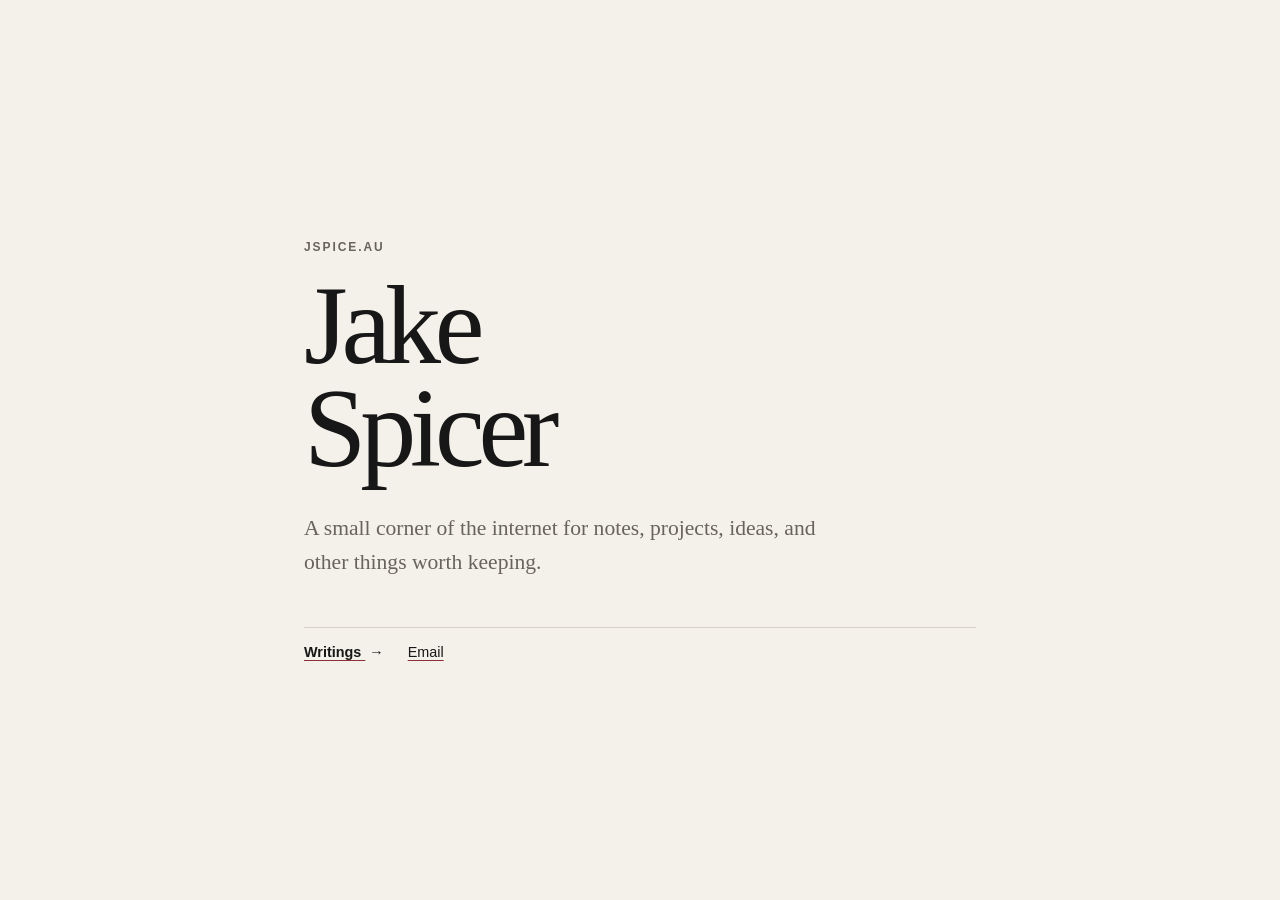
<file: index.html>
<!doctype html>
<html lang="en-AU">
  <head>
    <meta charset="utf-8" />
    <meta name="viewport" content="width=device-width, initial-scale=1" />
    <title>Jake Spicer</title>
    <meta
      name="description"
      content="The personal website of Jake Spicer: writings, projects, and ideas."
    />
    <meta name="theme-color" content="#f4f1ea" />
    <link rel="canonical" href="https://jspice.au/" />
    <link rel="stylesheet" href="assets/site.css" />
  </head>

  <body class="home">
    <main class="home-main">
      <p class="eyebrow">jspice.au</p>

      <h1>Jake<br />Spicer</h1>

      <p class="home-intro">
        A small corner of the internet for notes, projects, ideas, and other
        things worth keeping.
      </p>

      <nav class="home-links" aria-label="Primary navigation">
        <a href="writings/">Writings <span aria-hidden="true">&rarr;</span></a>
        <a href="mailto:hello@jspice.au">Email</a>
      </nav>
    </main>
  </body>
</html>
</file>
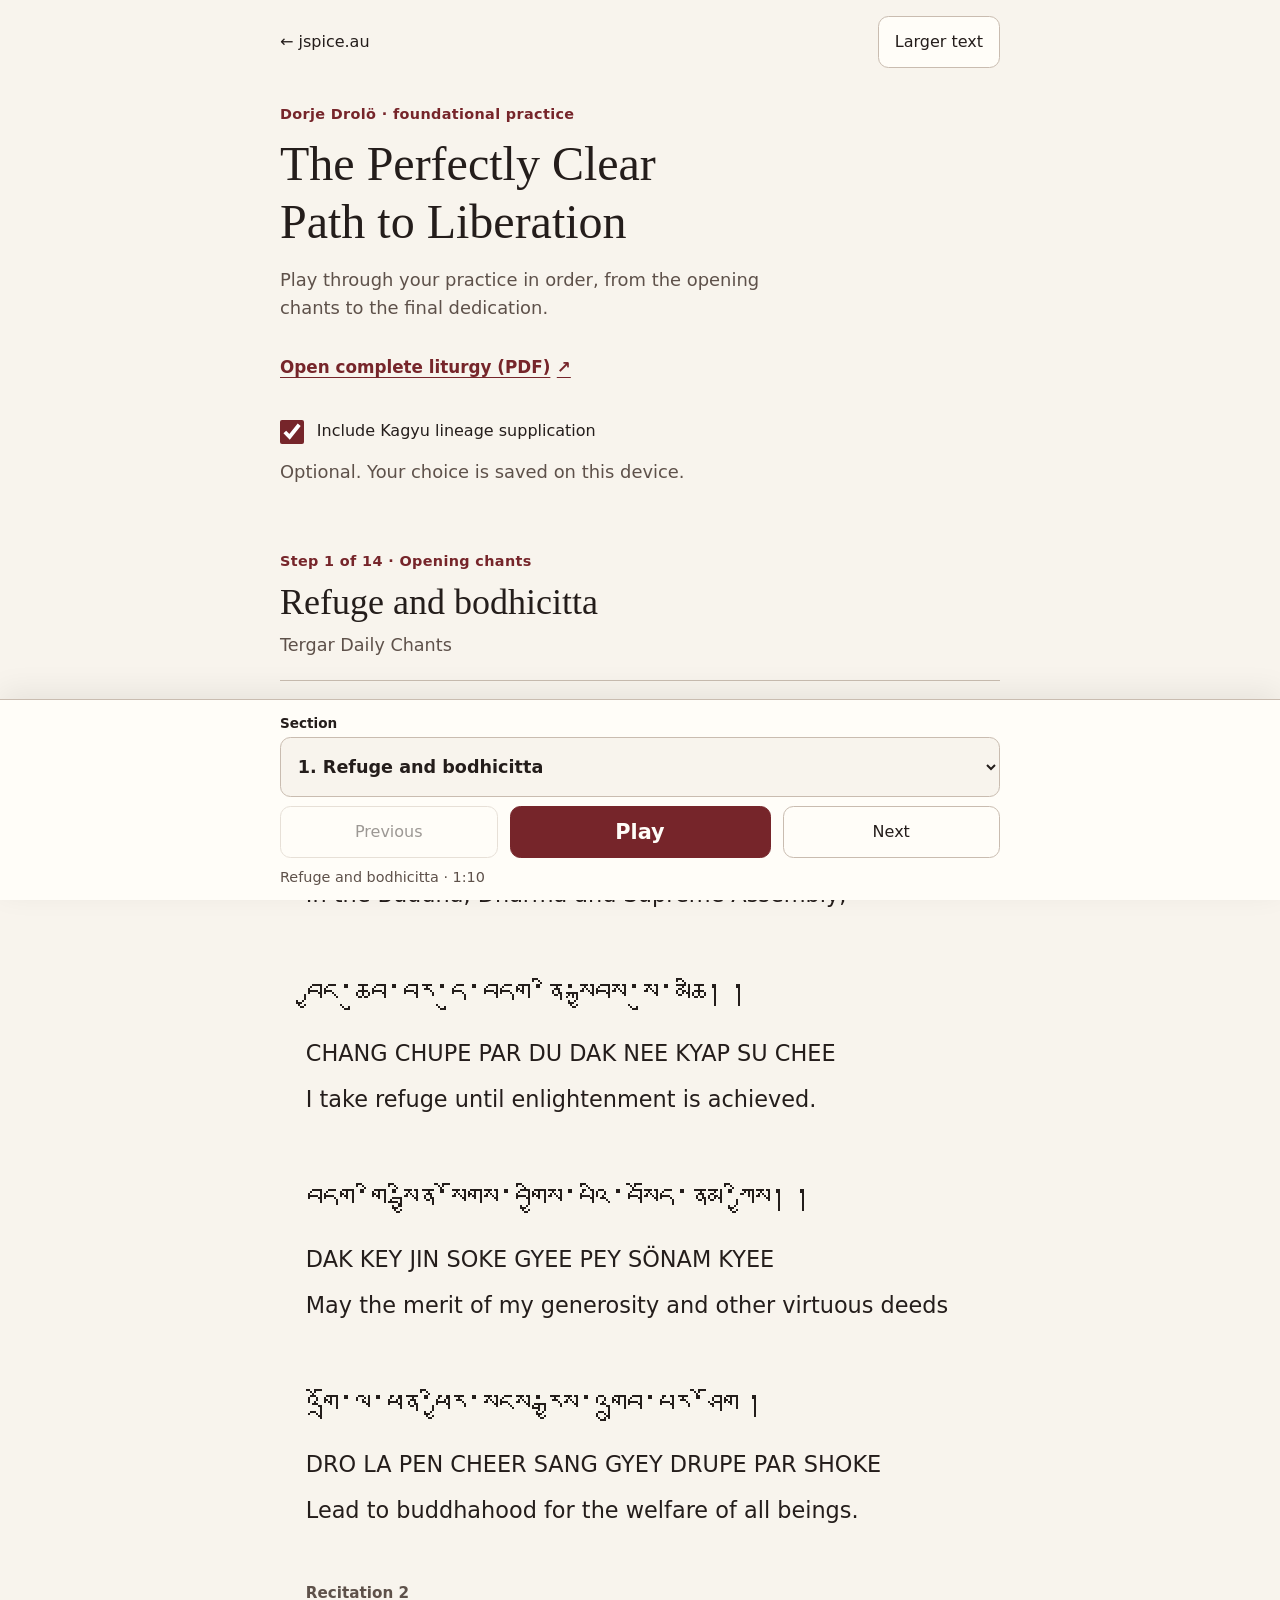
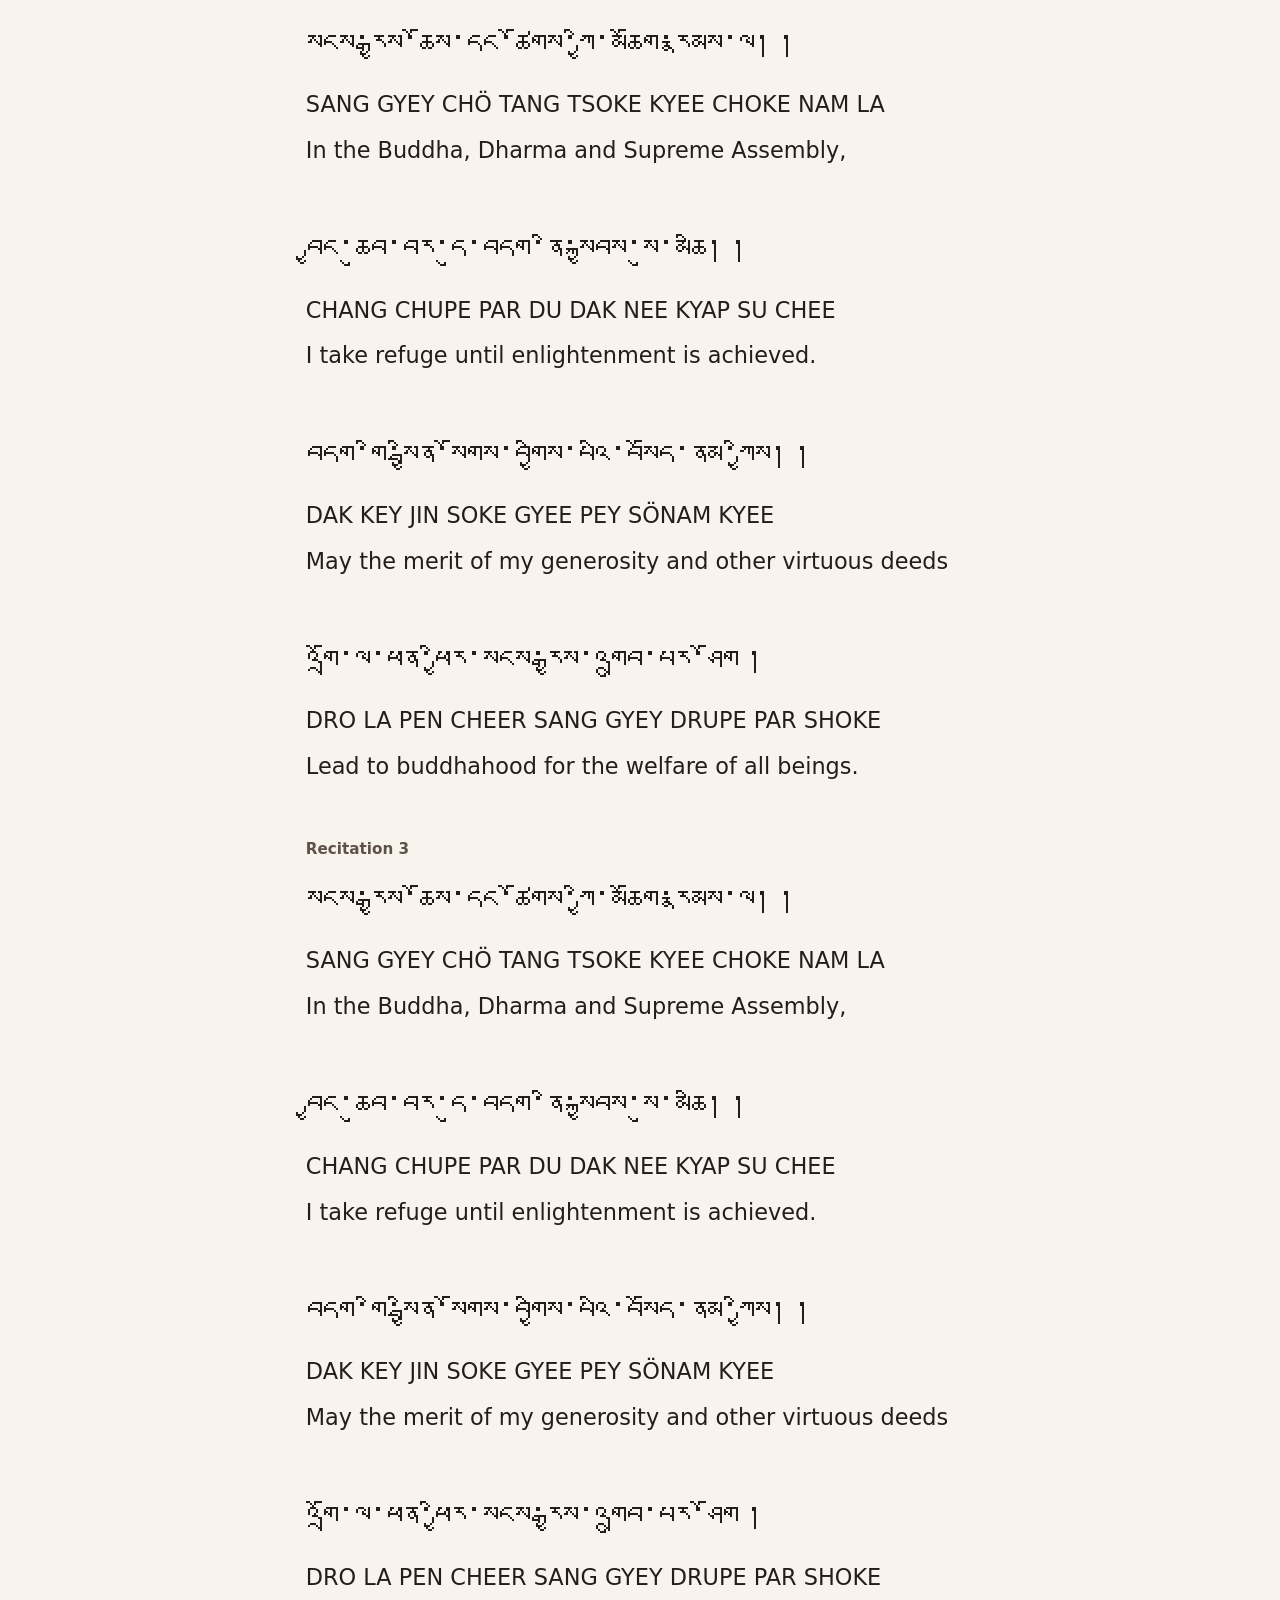
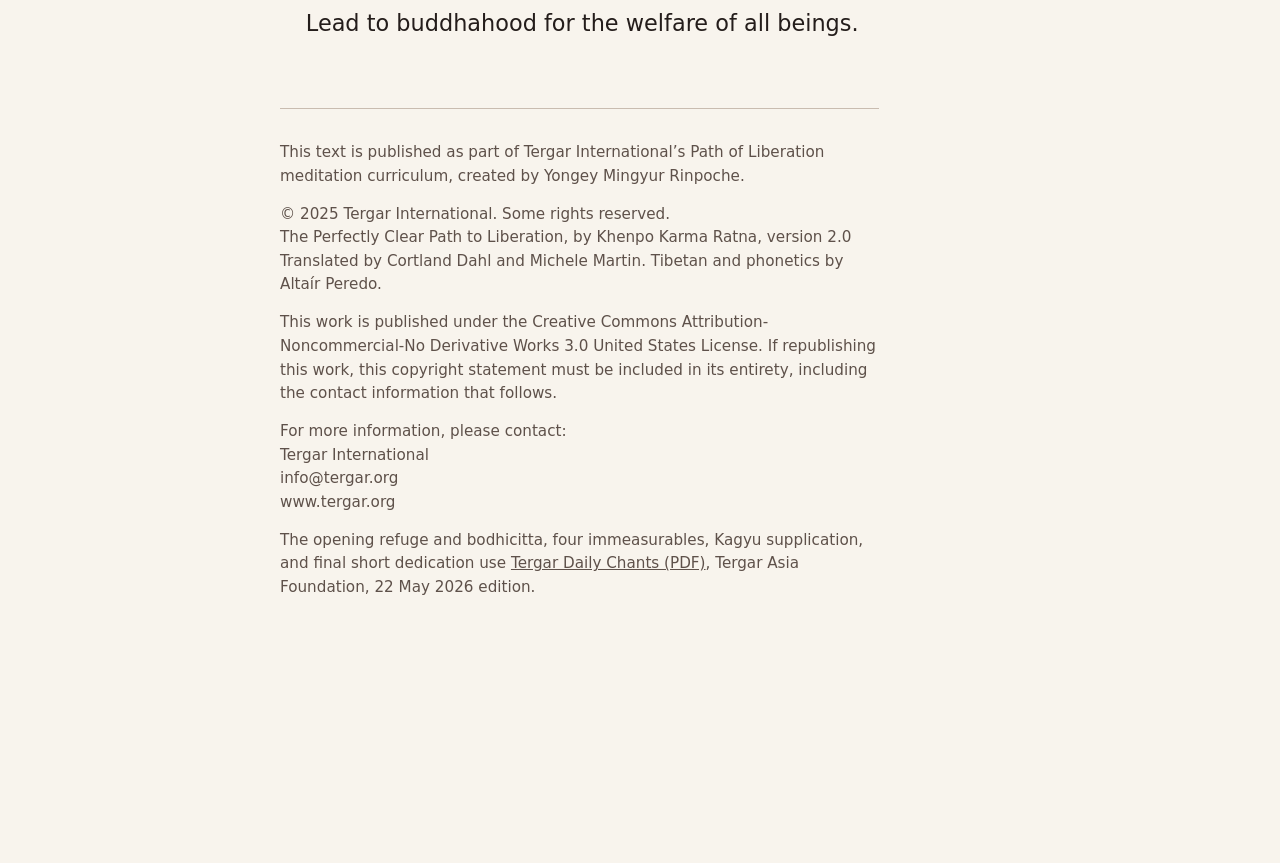
<file: dorje-drolo/index.html>
<!doctype html>
<html lang="en-AU">
  <head>
    <meta charset="utf-8" />
    <meta name="viewport" content="width=device-width, initial-scale=1" />
    <meta name="robots" content="noindex, nofollow, noarchive" />
    <meta name="theme-color" content="#f8f4ed" />
    <meta name="description" content="Follow the Dorje Drolö practice sequence, from opening refuge and bodhicitta through the six reflections, prostrations, and closing dedications." />
    <title>Dorje Drolö practice | jspice.au</title>
    <link rel="stylesheet" href="reader.css?v=20261004-sequence" />
    <script src="content.js?v=20261004-sequence" defer></script>
    <script src="reader-data.js?v=20261004-sequence" defer></script>
    <script src="reader.js?v=20261004-sequence" defer></script>
  </head>
  <body>
    <a class="skip-link" href="#reading">Skip to reading</a>

    <header class="site-header">
      <a class="site-home" href="../" aria-label="Back to jspice.au">← jspice.au</a>
      <button id="text-size" class="quiet-button" type="button" aria-pressed="false">Larger text</button>
    </header>

    <main id="reading">
      <header class="liturgy-header">
        <p class="eyebrow">Dorje Drolö · foundational practice</p>
        <h1>The Perfectly Clear Path to Liberation</h1>
        <p>Play through your practice in order, from the opening chants to the final dedication.</p>
        <a class="source-link" href="media/Dorje%20Drolo%20Ngondro%20Liturgy-Final%20(04-25)2.0-en_US.pdf" target="_blank" rel="noopener">Open complete liturgy (PDF) <span aria-hidden="true">↗</span></a>
        <label class="practice-option" for="include-lineage">
          <input id="include-lineage" type="checkbox" checked aria-describedby="lineage-help" />
          <span>Include Kagyu lineage supplication</span>
        </label>
        <p id="lineage-help" class="option-help">Optional. Your choice is saved on this device.</p>
      </header>

      <section class="reading-section" aria-labelledby="section-title">
        <div class="section-heading">
          <p id="section-position" class="eyebrow"></p>
          <h2 id="section-title"></h2>
          <p id="section-subtitle" class="section-subtitle"></p>
        </div>
        <div id="recording-note" class="recording-note" hidden>
          <p>Listen here and follow the text in the liturgy. Verse highlighting is not yet available for this recording.</p>
          <a id="section-source" class="source-link" target="_blank" rel="noopener">Open text in the liturgy (PDF) ↗</a>
        </div>
        <div id="verses" class="verses"></div>
        <button id="return-to-verse" class="return-button" type="button" hidden>Return to current verse</button>
      </section>

      <footer class="source-credit">
        <p>This text is published as part of Tergar International’s Path of Liberation meditation curriculum, created by Yongey Mingyur Rinpoche.</p>
        <p>© 2025 Tergar International. Some rights reserved.<br>The Perfectly Clear Path to Liberation, by Khenpo Karma Ratna, version 2.0<br>Translated by Cortland Dahl and Michele Martin. Tibetan and phonetics by Altaír Peredo.</p>
        <p>This work is published under the Creative Commons Attribution-Noncommercial-No Derivative Works 3.0 United States License. If republishing this work, this copyright statement must be included in its entirety, including the contact information that follows.</p>
        <p>For more information, please contact:<br>Tergar International<br>info@tergar.org<br>www.tergar.org</p>
        <p>The opening refuge and bodhicitta, four immeasurables, Kagyu supplication, and final short dedication use <a href="media/Tergar%20Daily%20Chants%202026.pdf" target="_blank" rel="noopener">Tergar Daily Chants (PDF)</a>, Tergar Asia Foundation, 22 May 2026 edition.</p>
      </footer>
    </main>

    <div class="player" aria-label="Audio controls">
      <div class="player-inner">
        <label class="section-control" for="section-select">
          <span>Section</span>
          <select id="section-select" aria-label="Choose a practice section"></select>
        </label>
      </div>
      <nav class="section-navigation" aria-label="Practice sequence">
        <button id="previous-section" class="quiet-button" type="button">Previous</button>
        <button id="play-pause" class="play-button" type="button">Play</button>
        <button id="next-section" class="quiet-button" type="button">Next</button>
      </nav>
      <p id="player-status" class="player-status" role="status" aria-live="polite">Ready to play</p>
    </div>
    <audio id="recording" preload="metadata"></audio>
  </body>
</html>
</file>
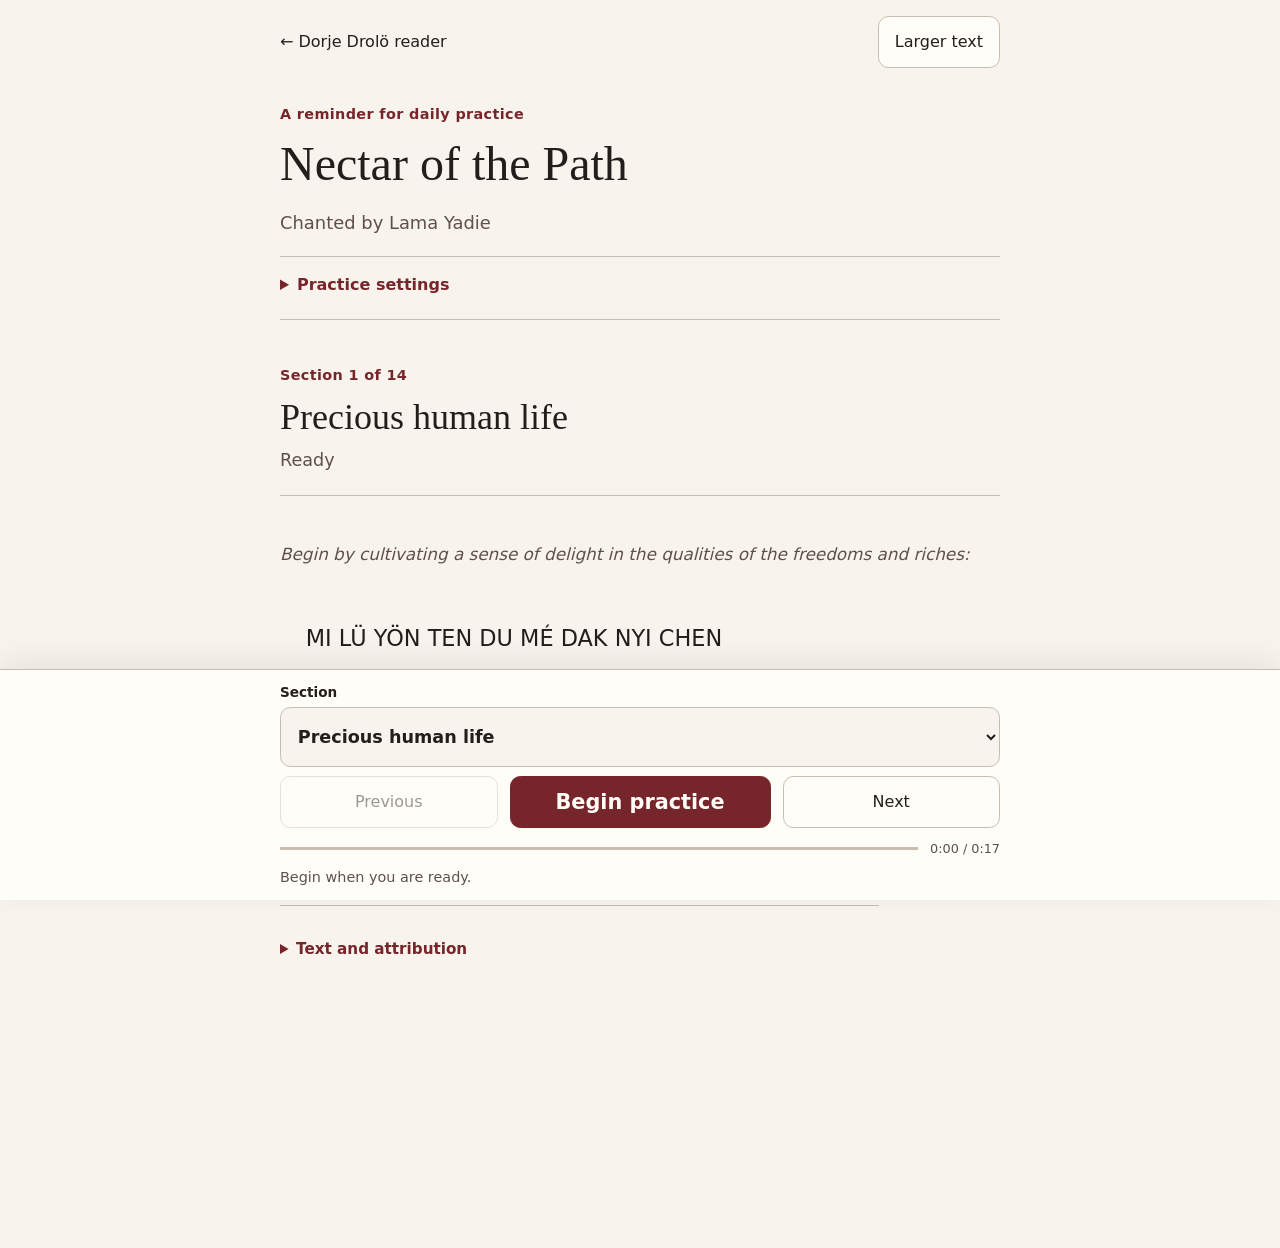
<file: nectar/index.html>
<!doctype html>
<html lang="en-AU">
<head>
  <meta charset="utf-8">
  <meta name="viewport" content="width=device-width, initial-scale=1">
  <meta name="robots" content="noindex, nofollow, noarchive">
  <meta name="theme-color" content="#f8f4ed">
  <title>Nectar of the Path | jspice.au</title>
  <link rel="stylesheet" href="reader.css">
  <link rel="stylesheet" href="nectar.css">
  <script src="practice-data.js" defer></script>
  <script src="app.js" defer></script>
  <script src="reader.js" defer></script>
</head>
<body data-simple-chanting="true">
  <a class="skip-link" href="#reading">Skip to reading</a>
  <header class="site-header">
    <a class="site-home" href="/dorje-drolo/">← Dorje Drolö reader</a>
    <button id="text-size" class="quiet-button" type="button" aria-pressed="false">Larger text</button>
    <button id="theme" type="button" hidden>Light / dark</button>
  </header>
  <main id="reading">
    <header class="liturgy-header">
      <p class="eyebrow">A reminder for daily practice</p>
      <h1>Nectar of the Path</h1>
      <p>Chanted by Lama Yadie</p>
      <details id="settings" class="practice-settings">
        <summary>Practice settings</summary>
        <div class="settings-body">
          <div class="settings-grid">
            <label for="brief">Pause after each thought <span>Seconds</span><input id="brief" type="number" min="0" max="3600" step="1"></label>
            <label for="focus">Longer reflection<select id="focus"><option value="">No longer reflection</option></select></label>
            <label for="focusMinutes">Longer reflection length <span>Minutes, at the selected thought</span><input id="focusMinutes" type="number" min="0" max="180" step="0.5"></label>
            <label for="restMinutes">Rest before dedication <span>Minutes, after the resting verses</span><input id="restMinutes" type="number" min="0" max="180" step="0.5"></label>
            <label for="gapMode">Finish reflection and rest<select id="gapMode"><option value="timer">When the timer ends</option><option value="manual">When I select Continue</option></select></label>
            <label for="speed">Chanting speed<select id="speed"><option value="0.8">0.8×</option><option value="0.9">0.9×</option><option value="1">1×</option><option value="1.1">1.1×</option><option value="1.2">1.2×</option></select></label>
          </div>
          <fieldset><legend>Namo refuge prayer</legend>
            <div class="chant-options" role="group" aria-label="Namo length">
              <button id="namoShort" class="quiet-button" type="button" aria-pressed="true">Short — 3 cycles</button>
              <button id="namoLonger" class="quiet-button" type="button" aria-pressed="false">Longer</button>
            </div>
            <p class="option-help">One cycle: Buddha, Dharma, Sangha. Choose Longer to chant until you are ready to finish.</p>
          </fieldset>
          <fieldset><legend>Lama khyeno</legend>
            <div class="chant-options" role="group" aria-label="Lama khyeno length">
              <button id="lamaShort" class="quiet-button" type="button" aria-pressed="true">Short</button>
              <button id="lamaLonger" class="quiet-button" type="button" aria-pressed="false">Longer</button>
            </div>
            <p class="option-help">You can also choose to chant longer during the prayer.</p>
          </fieldset>
          <button id="reset" class="quiet-button" type="button">Return to the beginning</button>
        </div>
      </details>
    </header>
    <section class="reading-section" aria-labelledby="title">
      <div class="section-heading"><p id="position" class="eyebrow"></p><h2 id="title">Loading practice…</h2><p id="phase" class="section-subtitle">Ready</p><p id="loopInfo" class="option-help"></p></div>
      <div id="timerPanel" class="timer-panel" hidden><p id="timerLabel" class="eyebrow"></p><p id="timer" class="timer">0:00</p><p id="timerHint"></p><button id="continue" class="play-button" type="button">Continue</button></div>
      <div id="verses" class="verses"></div>
    </section>
    <footer class="source-credit">
      <details><summary>Text and attribution</summary><p id="attribution"></p></details>
    </footer>
    <nav id="sections" aria-label="Practice sections" hidden></nav>
  </main>
  <div class="player" aria-label="Audio controls">
    <div id="chantControls" class="chant-controls" hidden><button id="extendChant" class="quiet-button" type="button" aria-pressed="false">Chant longer</button><span id="chantHint" class="option-help"></span></div>
    <div class="player-inner"><label class="section-control" for="section-select"><span>Section</span><select id="section-select"></select></label></div>
    <nav class="section-navigation" aria-label="Practice sequence"><button id="previous" class="quiet-button" type="button">Previous</button><button id="play" class="play-button" type="button">Begin practice</button><button id="next" class="quiet-button" type="button">Next</button></nav>
    <div class="player-timing"><div class="progress" aria-hidden="true"><div id="progressFill"></div></div><span id="elapsed">0:00 / 0:00</span><span id="sourceRange"></span></div>
    <p id="status" class="player-status" role="status" aria-live="polite">Ready to play</p>
  </div>
  <audio id="audio" preload="metadata"></audio>
</body>
</html>
</file>
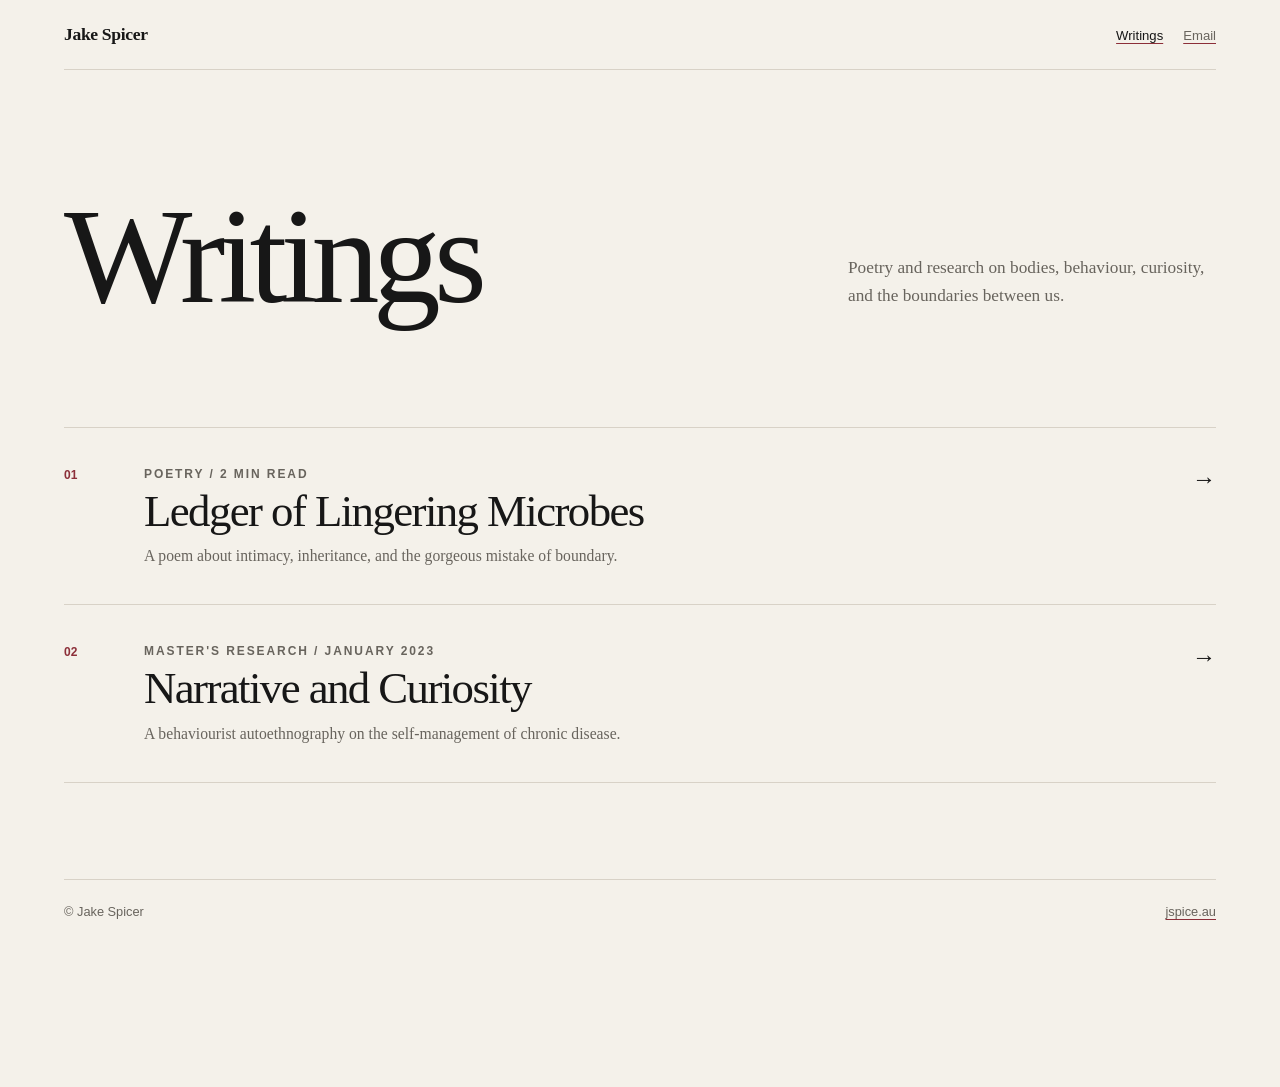
<file: writings/index.html>
<!doctype html>
<html lang="en-AU">
  <head>
    <meta charset="utf-8" />
    <meta name="viewport" content="width=device-width, initial-scale=1" />
    <title>Writings | Jake Spicer</title>
    <meta
      name="description"
      content="Poetry, research, and other writing by Jake Spicer."
    />
    <meta name="theme-color" content="#f4f1ea" />
    <link rel="canonical" href="https://jspice.au/writings/" />
    <link rel="stylesheet" href="../assets/site.css" />
  </head>

  <body>
    <a class="skip-link" href="#content">Skip to content</a>

    <header class="site-header shell">
      <a class="wordmark" href="../">Jake Spicer</a>
      <nav class="site-nav" aria-label="Primary navigation">
        <a href="./" aria-current="page">Writings</a>
        <a href="mailto:hello@jspice.au">Email</a>
      </nav>
    </header>

    <main class="page-main shell" id="content">
      <header class="page-intro">
        <h1 class="page-title">Writings</h1>
        <p class="page-description">
          Poetry and research on bodies, behaviour, curiosity, and the
          boundaries between us.
        </p>
      </header>

      <ol class="writing-list">
        <li>
          <a class="writing-link" href="ledger-of-lingering-microbes/">
            <span class="writing-number">01</span>
            <span>
              <span class="writing-type">Poetry / 2 min read</span>
              <span class="writing-title">Ledger of Lingering Microbes</span>
              <span class="writing-summary">
                A poem about intimacy, inheritance, and the gorgeous mistake of
                boundary.
              </span>
            </span>
            <span class="writing-arrow" aria-hidden="true">&rarr;</span>
          </a>
        </li>
        <li>
          <a class="writing-link" href="narrative-and-curiosity/">
            <span class="writing-number">02</span>
            <span>
              <span class="writing-type">Master's research / January 2023</span>
              <span class="writing-title">Narrative and Curiosity</span>
              <span class="writing-summary">
                A behaviourist autoethnography on the self-management of chronic
                disease.
              </span>
            </span>
            <span class="writing-arrow" aria-hidden="true">&rarr;</span>
          </a>
        </li>
      </ol>

      <footer class="site-footer">
        <span>&copy; Jake Spicer</span>
        <a href="../">jspice.au</a>
      </footer>
    </main>
  </body>
</html>
</file>
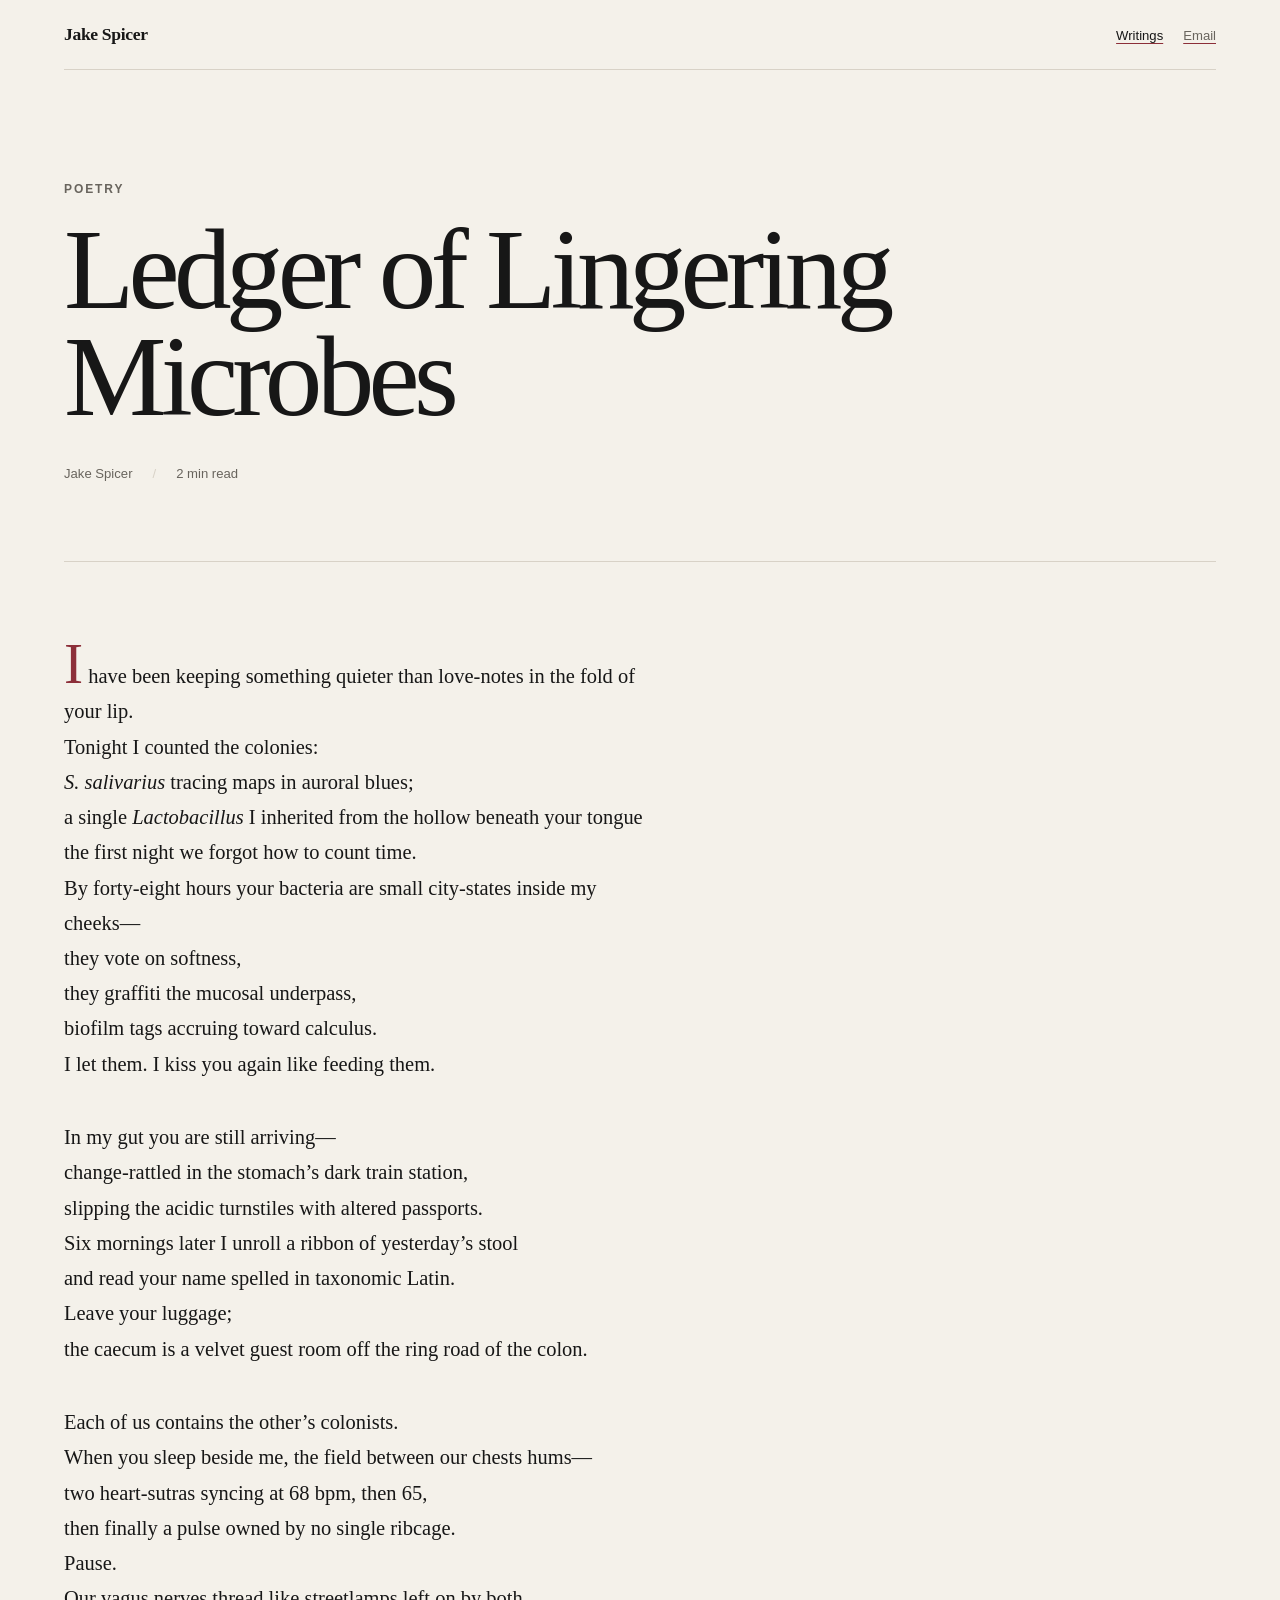
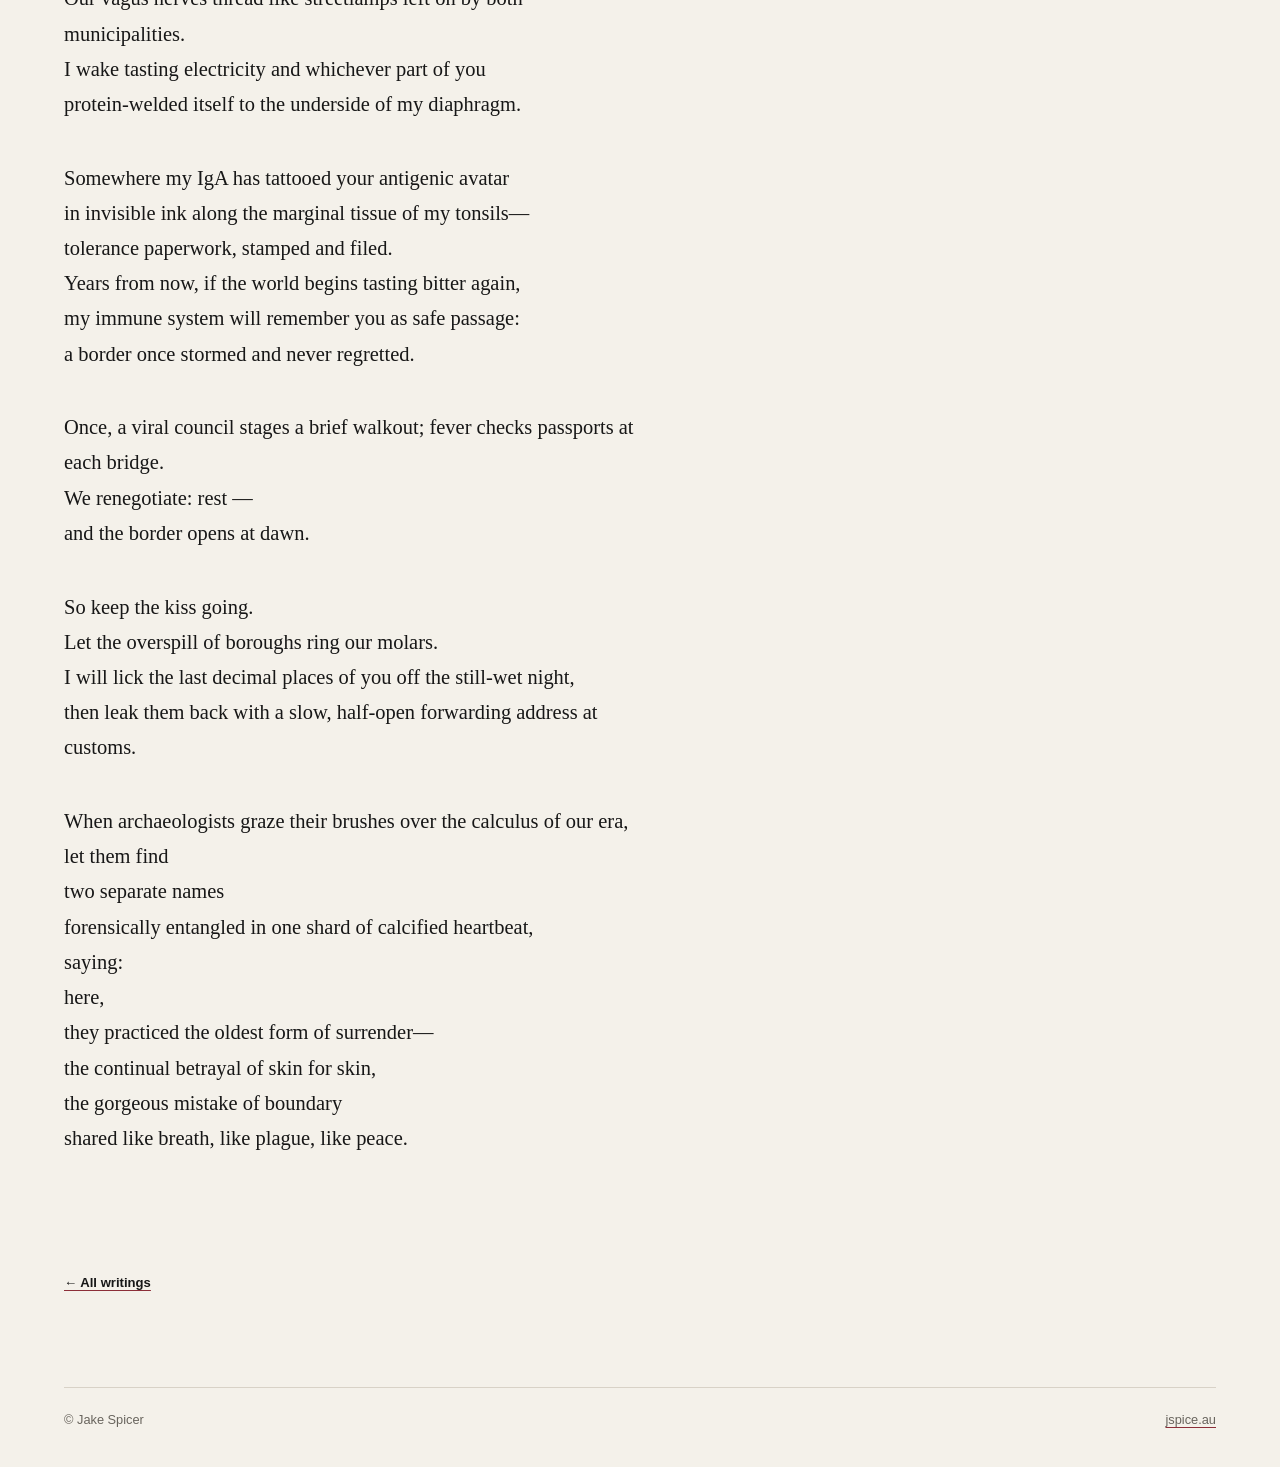
<file: writings/ledger-of-lingering-microbes/index.html>
<!doctype html>
<html lang="en-AU">
  <head>
    <meta charset="utf-8" />
    <meta name="viewport" content="width=device-width, initial-scale=1" />
    <title>Ledger of Lingering Microbes | Jake Spicer</title>
    <meta
      name="description"
      content="Ledger of Lingering Microbes, a poem by Jake Spicer."
    />
    <meta name="theme-color" content="#f4f1ea" />
    <link
      rel="canonical"
      href="https://jspice.au/writings/ledger-of-lingering-microbes/"
    />
    <link rel="stylesheet" href="../../assets/site.css" />
  </head>

  <body class="poem-page">
    <a class="skip-link" href="#content">Skip to poem</a>

    <header class="site-header shell">
      <a class="wordmark" href="../../">Jake Spicer</a>
      <nav class="site-nav" aria-label="Primary navigation">
        <a href="../" aria-current="page">Writings</a>
        <a href="mailto:hello@jspice.au">Email</a>
      </nav>
    </header>

    <main class="article-main shell" id="content">
      <header class="article-header">
        <p class="article-kicker">Poetry</p>
        <h1 class="article-title">Ledger of Lingering Microbes</h1>
        <p class="article-meta">
          <span>Jake Spicer</span>
          <span>2 min read</span>
        </p>
      </header>

      <hr class="article-rule" />

      <article class="poem">
        <p>
          I have been keeping something quieter than love-notes in the fold
          of<br />
          your lip.<br />
          Tonight I counted the colonies:<br />
          <i>S. salivarius</i> tracing maps in auroral blues;<br />
          a single <i>Lactobacillus</i> I inherited from the hollow beneath your
          tongue<br />
          the first night we forgot how to count time.<br />
          By forty-eight hours your bacteria are small city-states inside my<br />
          cheeks&mdash;<br />
          they vote on softness,<br />
          they graffiti the mucosal underpass,<br />
          biofilm tags accruing toward calculus.<br />
          I let them. I kiss you again like feeding them.
        </p>

        <p>
          In my gut you are still arriving&mdash;<br />
          change-rattled in the stomach&rsquo;s dark train station,<br />
          slipping the acidic turnstiles with altered passports.<br />
          Six mornings later I unroll a ribbon of yesterday&rsquo;s stool<br />
          and read your name spelled in taxonomic Latin.<br />
          Leave your luggage;<br />
          the caecum is a velvet guest room off the ring road of the colon.
        </p>

        <p>
          Each of us contains the other&rsquo;s colonists.<br />
          When you sleep beside me, the field between our chests hums&mdash;<br />
          two heart-sutras syncing at 68 bpm, then 65,<br />
          then finally a pulse owned by no single ribcage.<br />
          Pause.<br />
          Our vagus nerves thread like streetlamps left on by both<br />
          municipalities.<br />
          I wake tasting electricity and whichever part of you<br />
          protein-welded itself to the underside of my diaphragm.
        </p>

        <p>
          Somewhere my IgA has tattooed your antigenic avatar<br />
          in invisible ink along the marginal tissue of my tonsils&mdash;<br />
          tolerance paperwork, stamped and filed.<br />
          Years from now, if the world begins tasting bitter again,<br />
          my immune system will remember you as safe passage:<br />
          a border once stormed and never regretted.
        </p>

        <p>
          Once, a viral council stages a brief walkout; fever checks passports
          at<br />
          each bridge.<br />
          We renegotiate: rest &mdash;<br />
          and the border opens at dawn.
        </p>

        <p>
          So keep the kiss going.<br />
          Let the overspill of boroughs ring our molars.<br />
          I will lick the last decimal places of you off the still-wet night,<br />
          then leak them back with a slow, half-open forwarding address at<br />
          customs.
        </p>

        <p>
          When archaeologists graze their brushes over the calculus of our
          era,<br />
          let them find<br />
          two separate names<br />
          forensically entangled in one shard of calcified heartbeat,<br />
          saying:<br />
          here,<br />
          they practiced the oldest form of surrender&mdash;<br />
          the continual betrayal of skin for skin,<br />
          the gorgeous mistake of boundary<br />
          shared like breath, like plague, like peace.
        </p>
      </article>

      <a class="article-back" href="../">&larr; All writings</a>

      <footer class="site-footer">
        <span>&copy; Jake Spicer</span>
        <a href="../../">jspice.au</a>
      </footer>
    </main>
  </body>
</html>
</file>
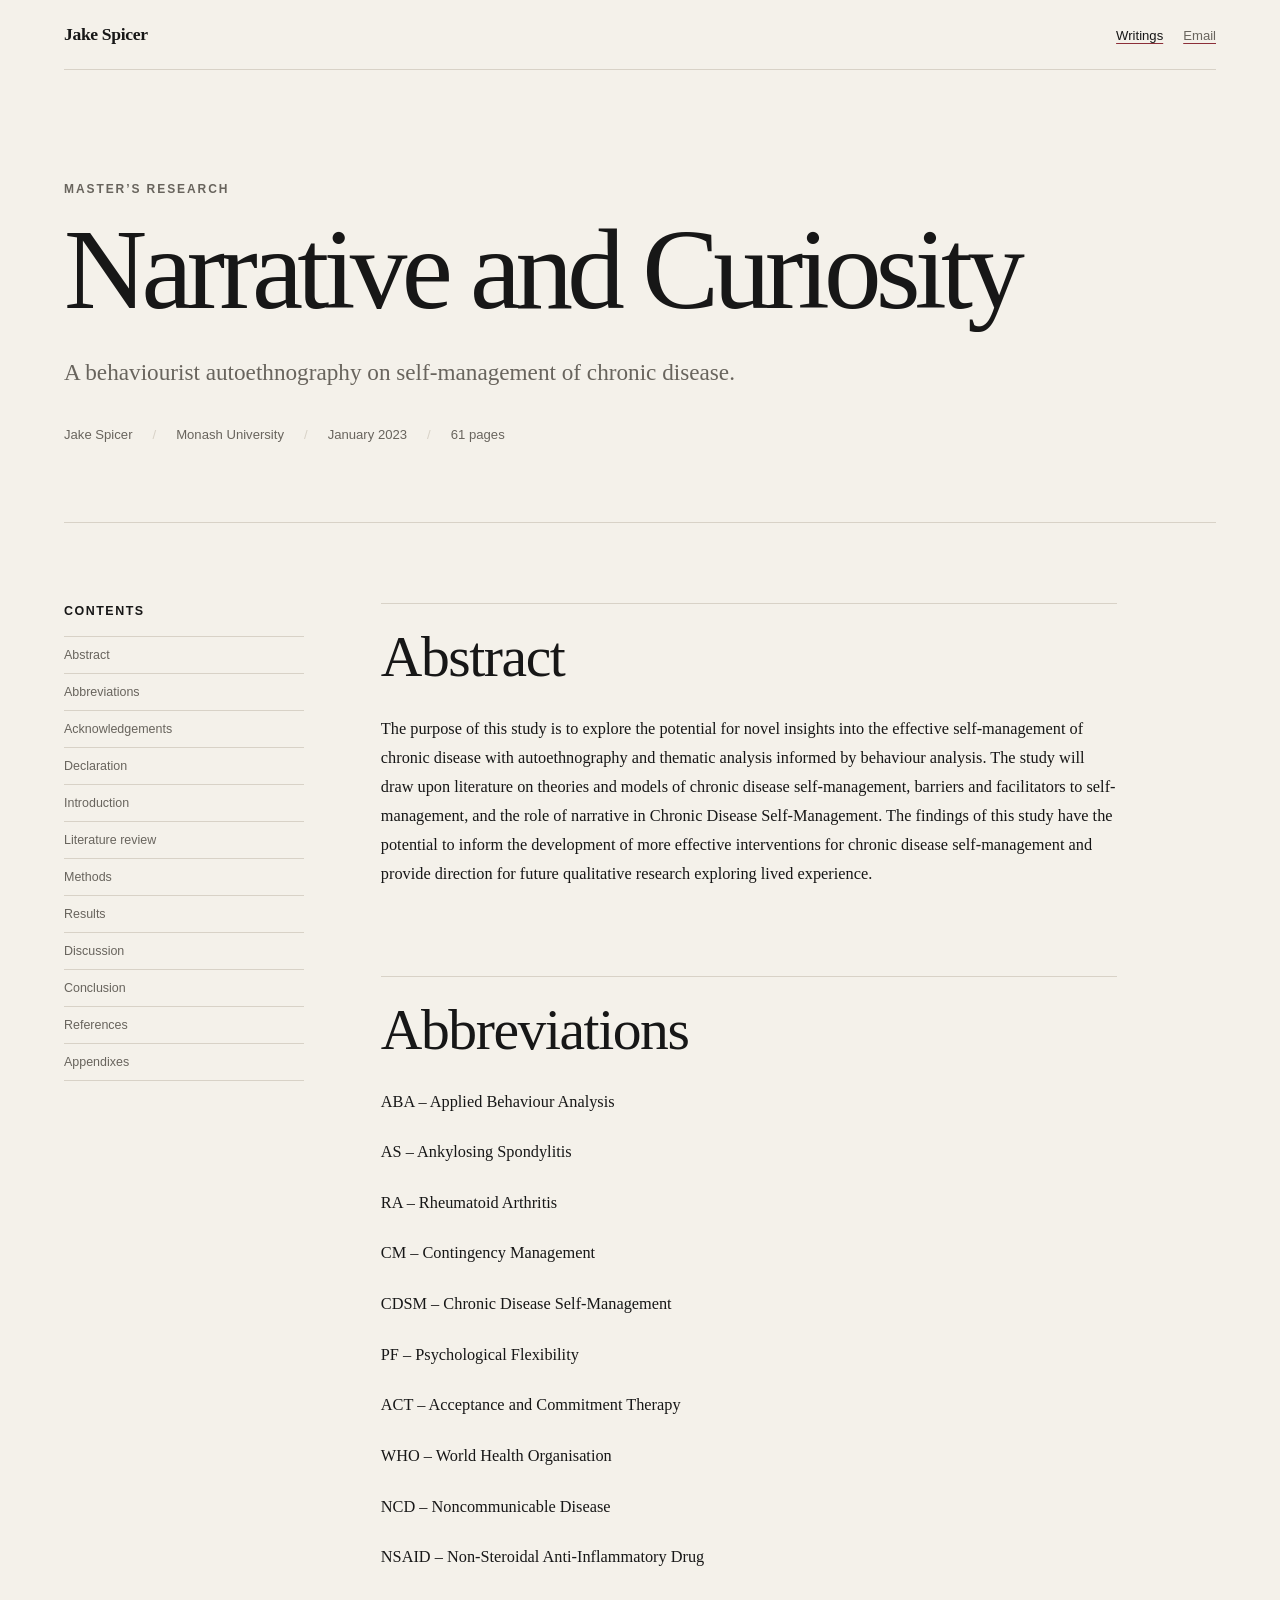
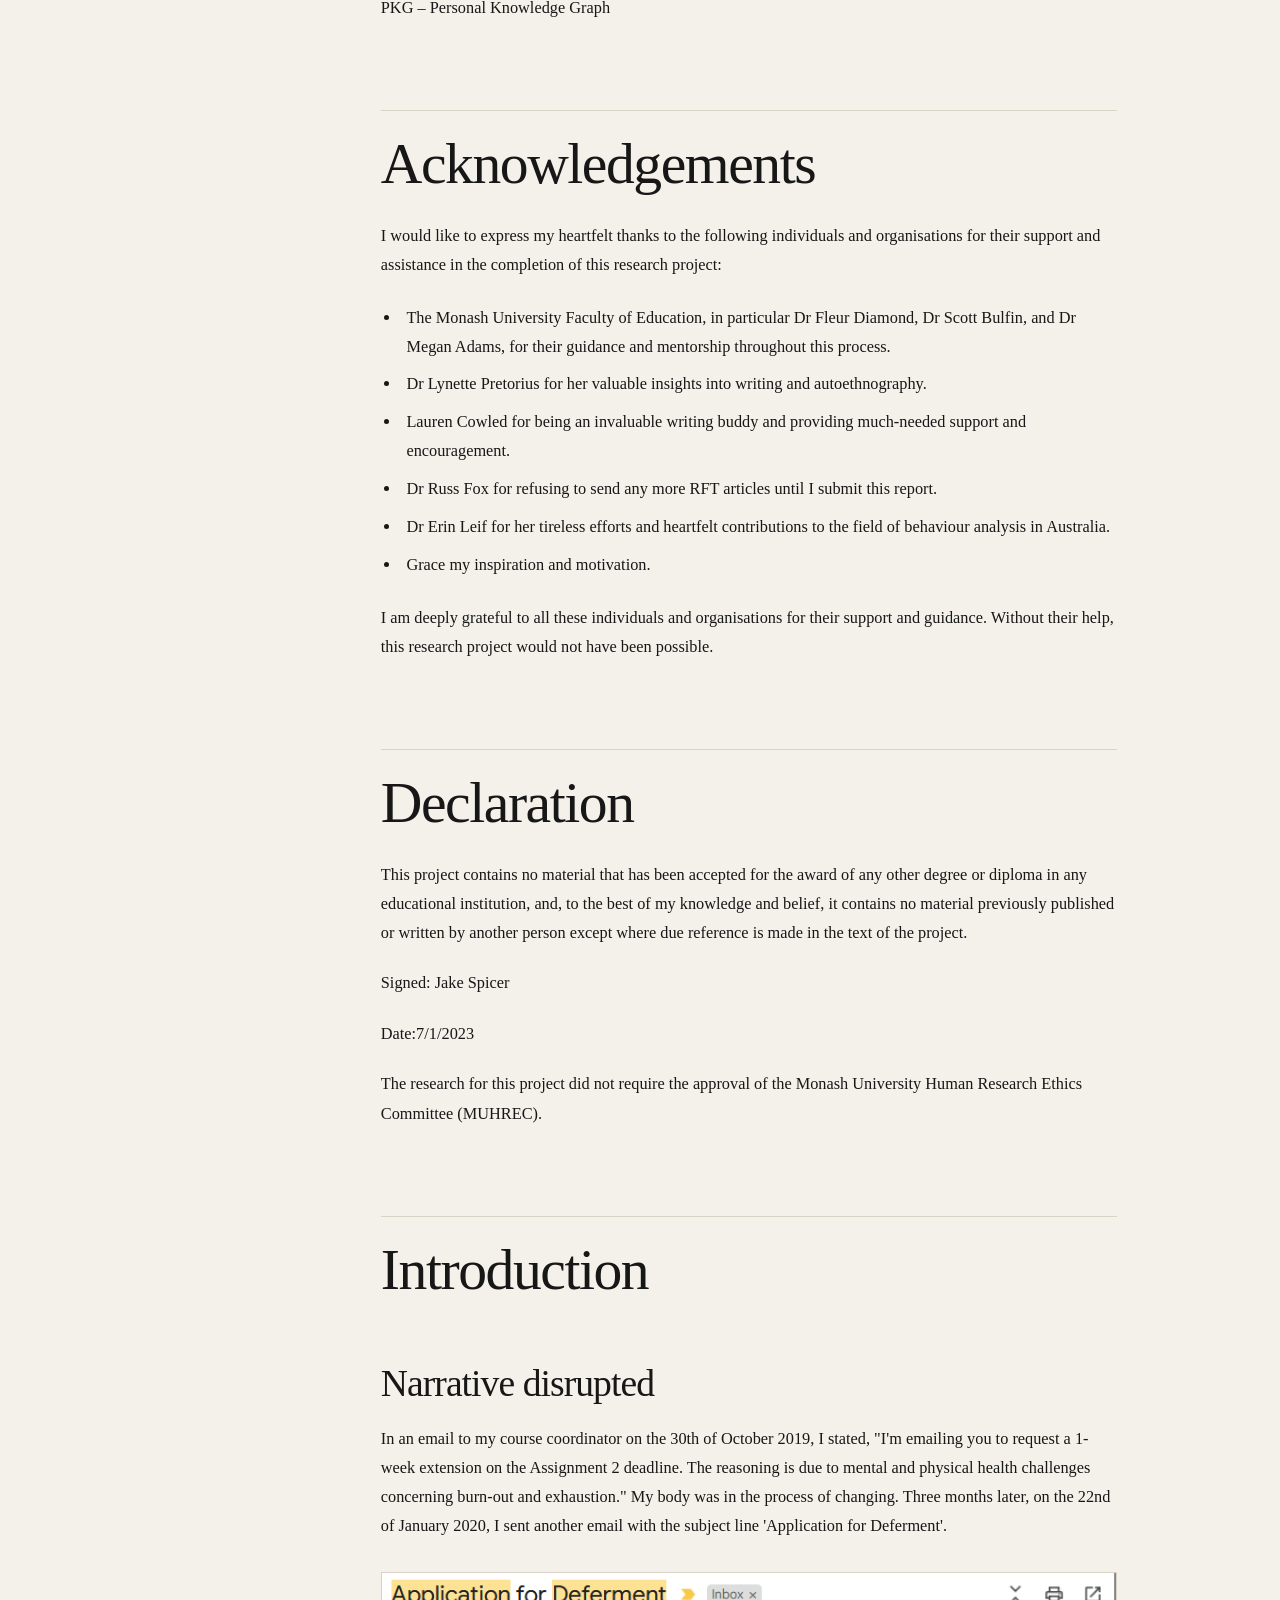
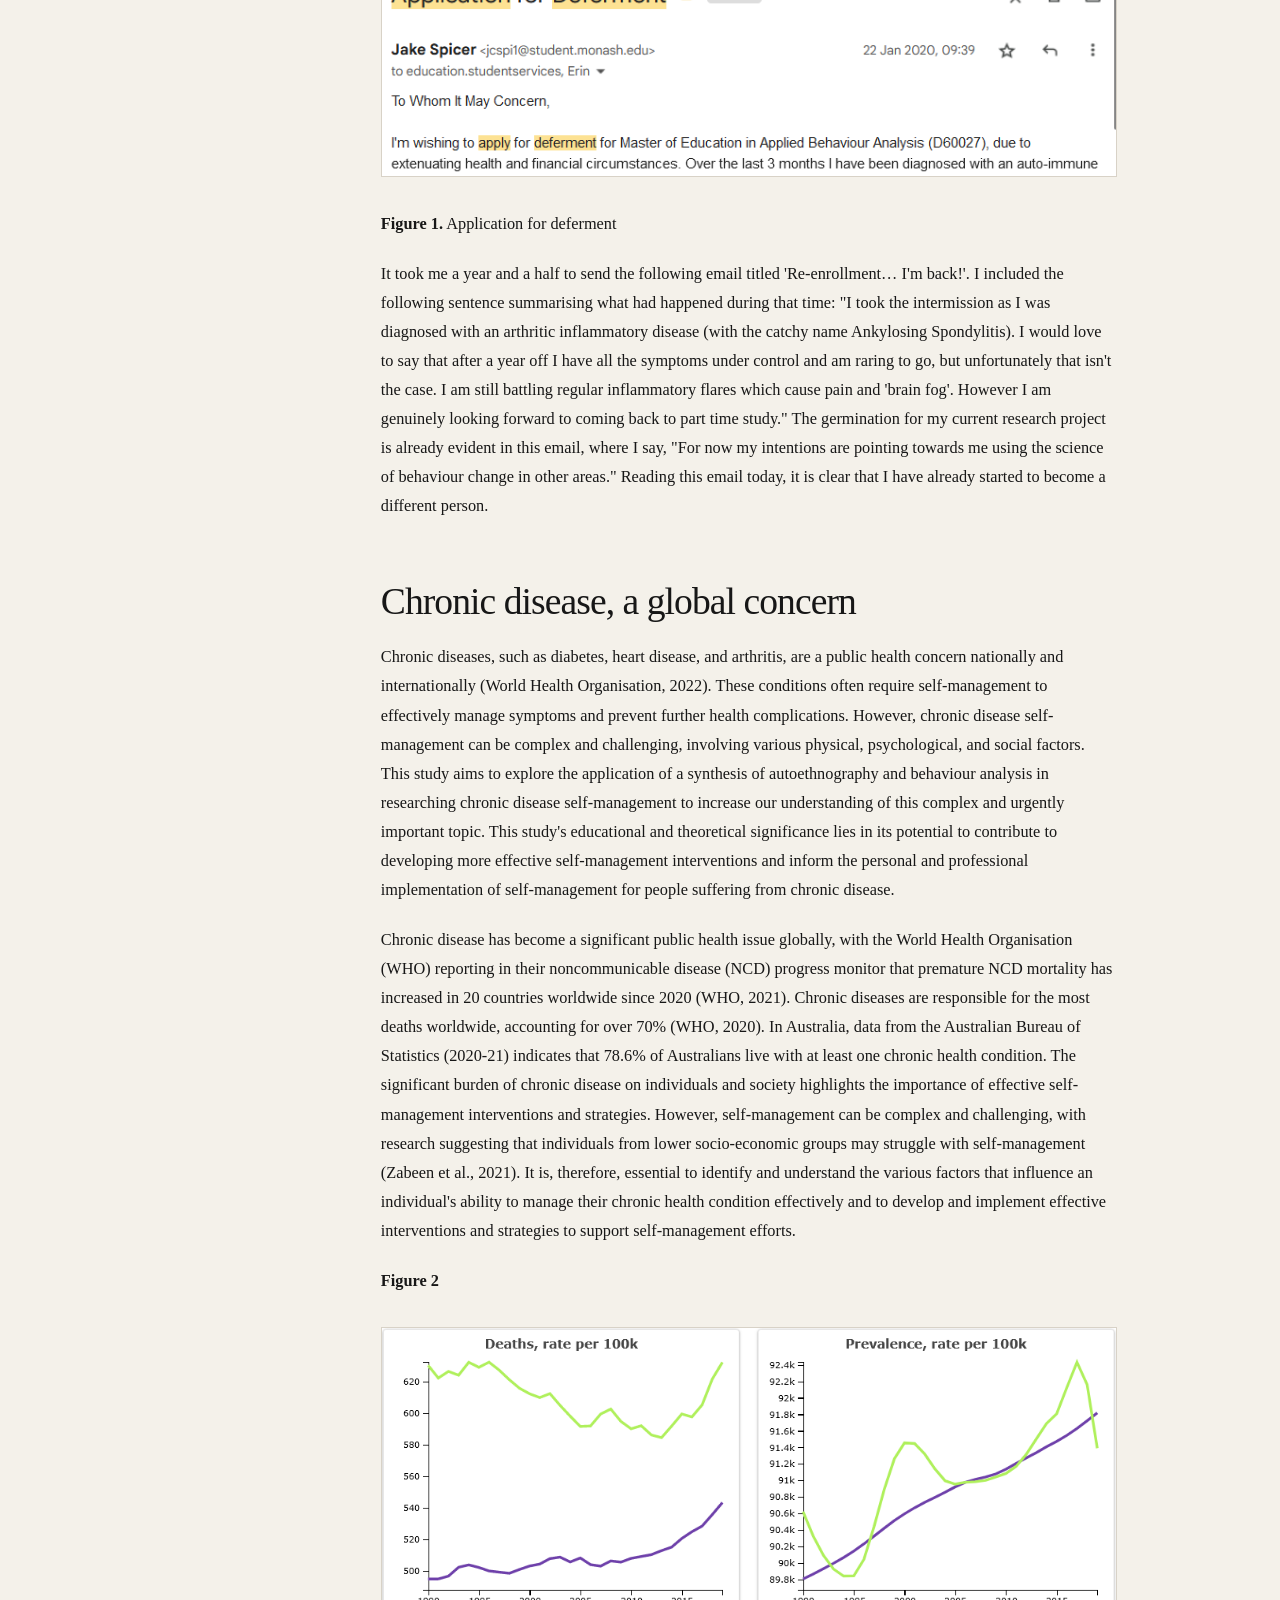
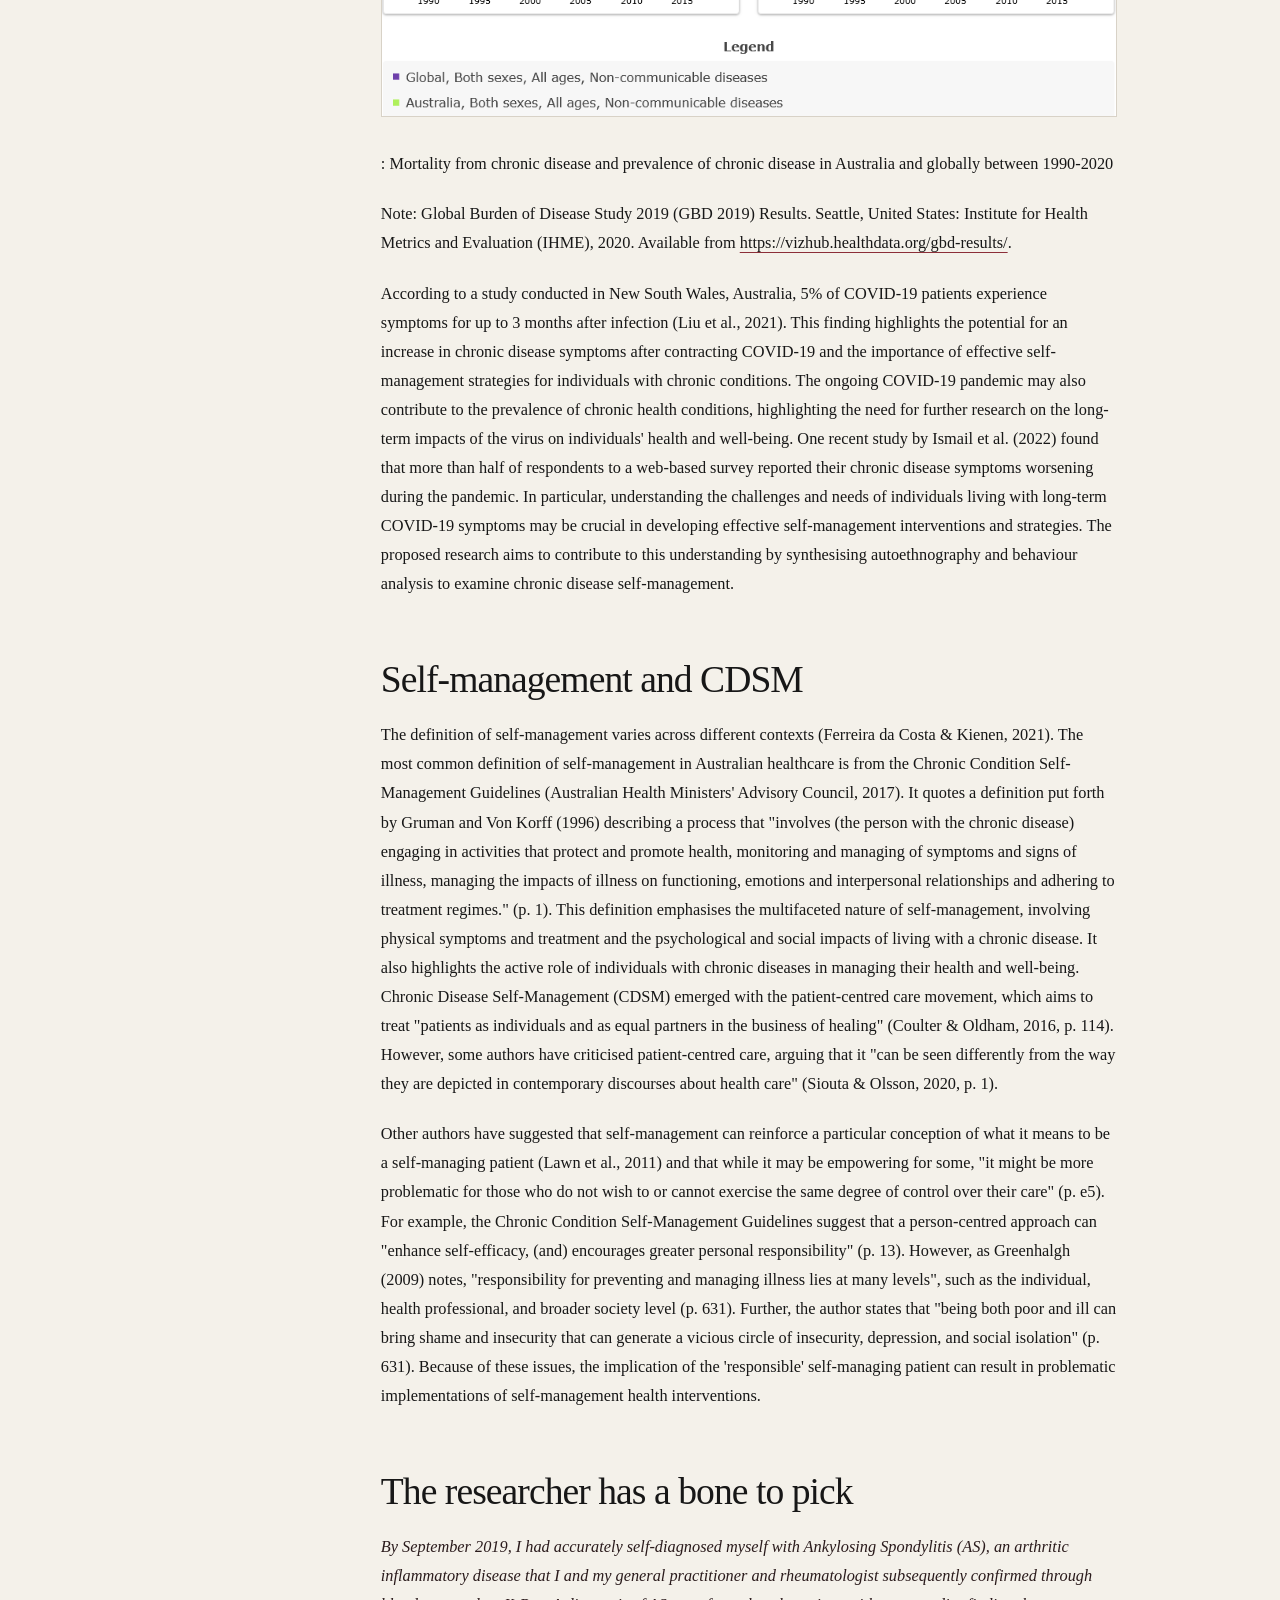
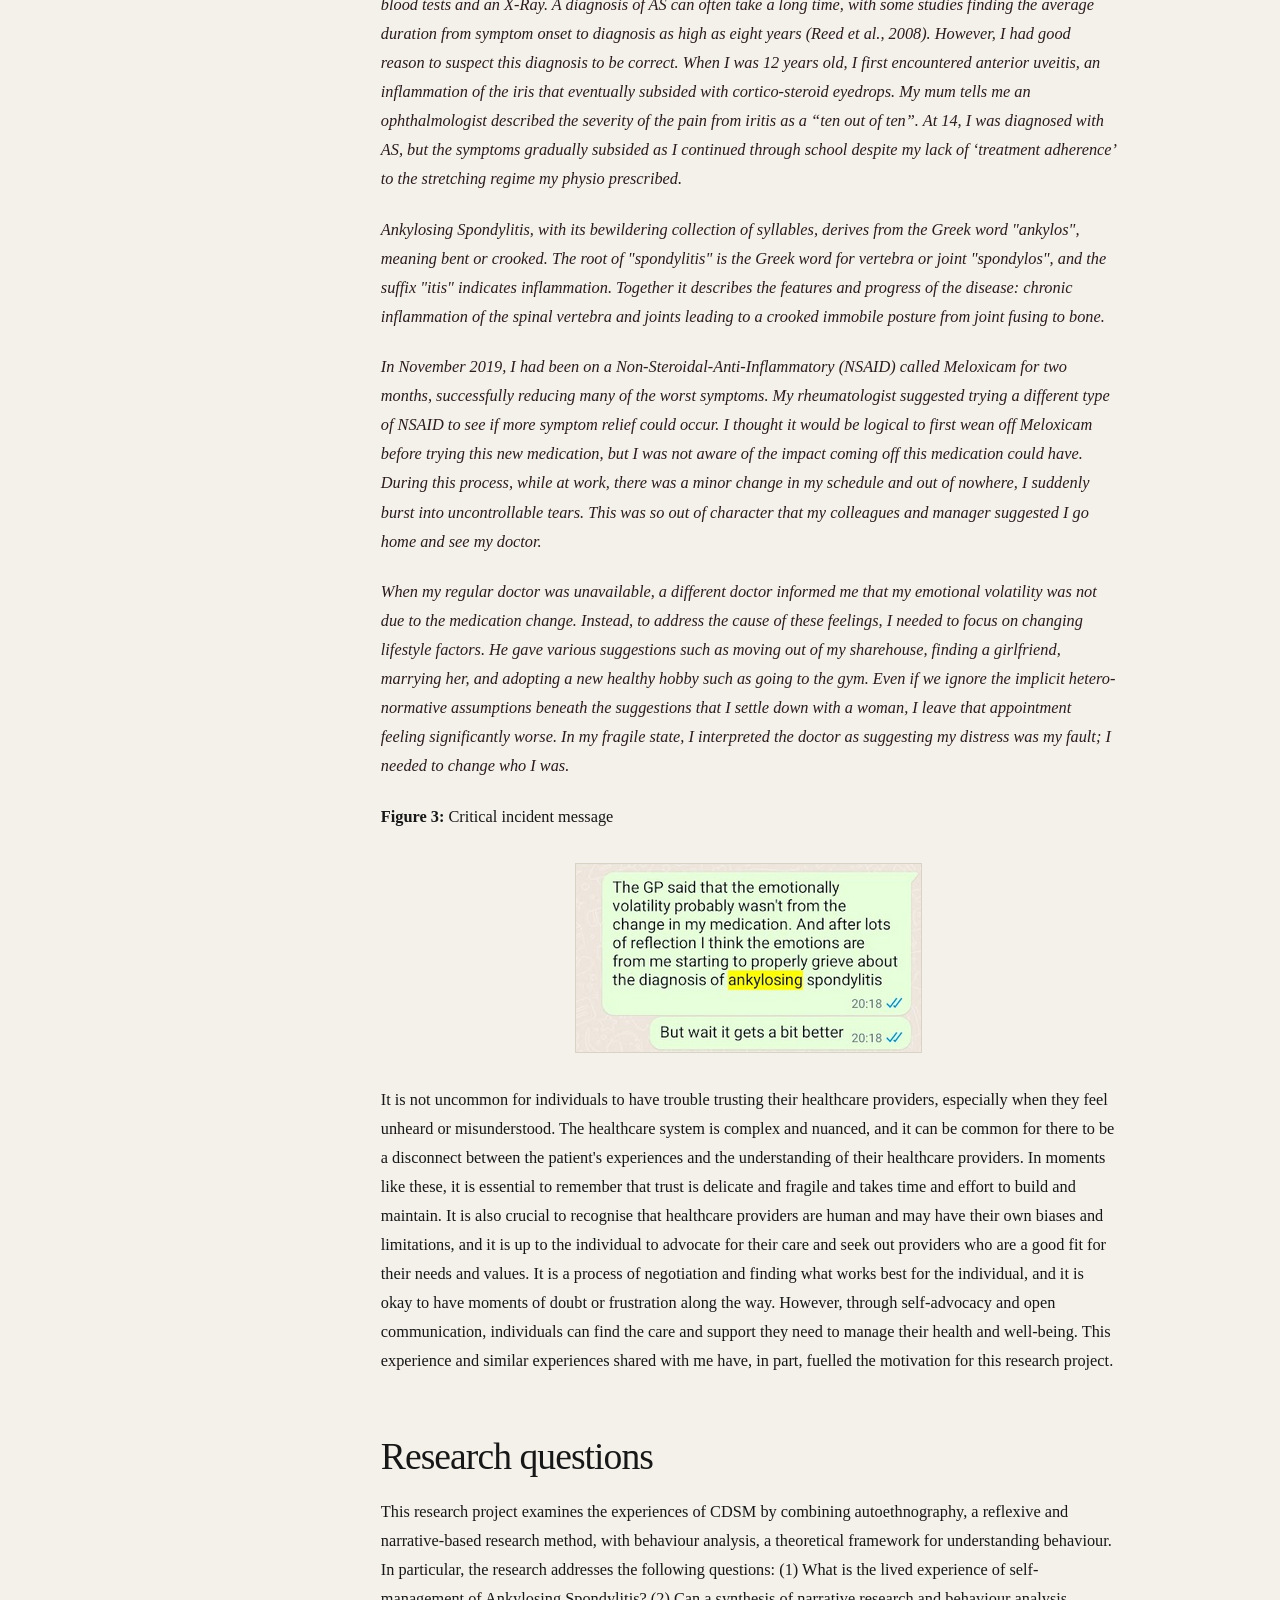
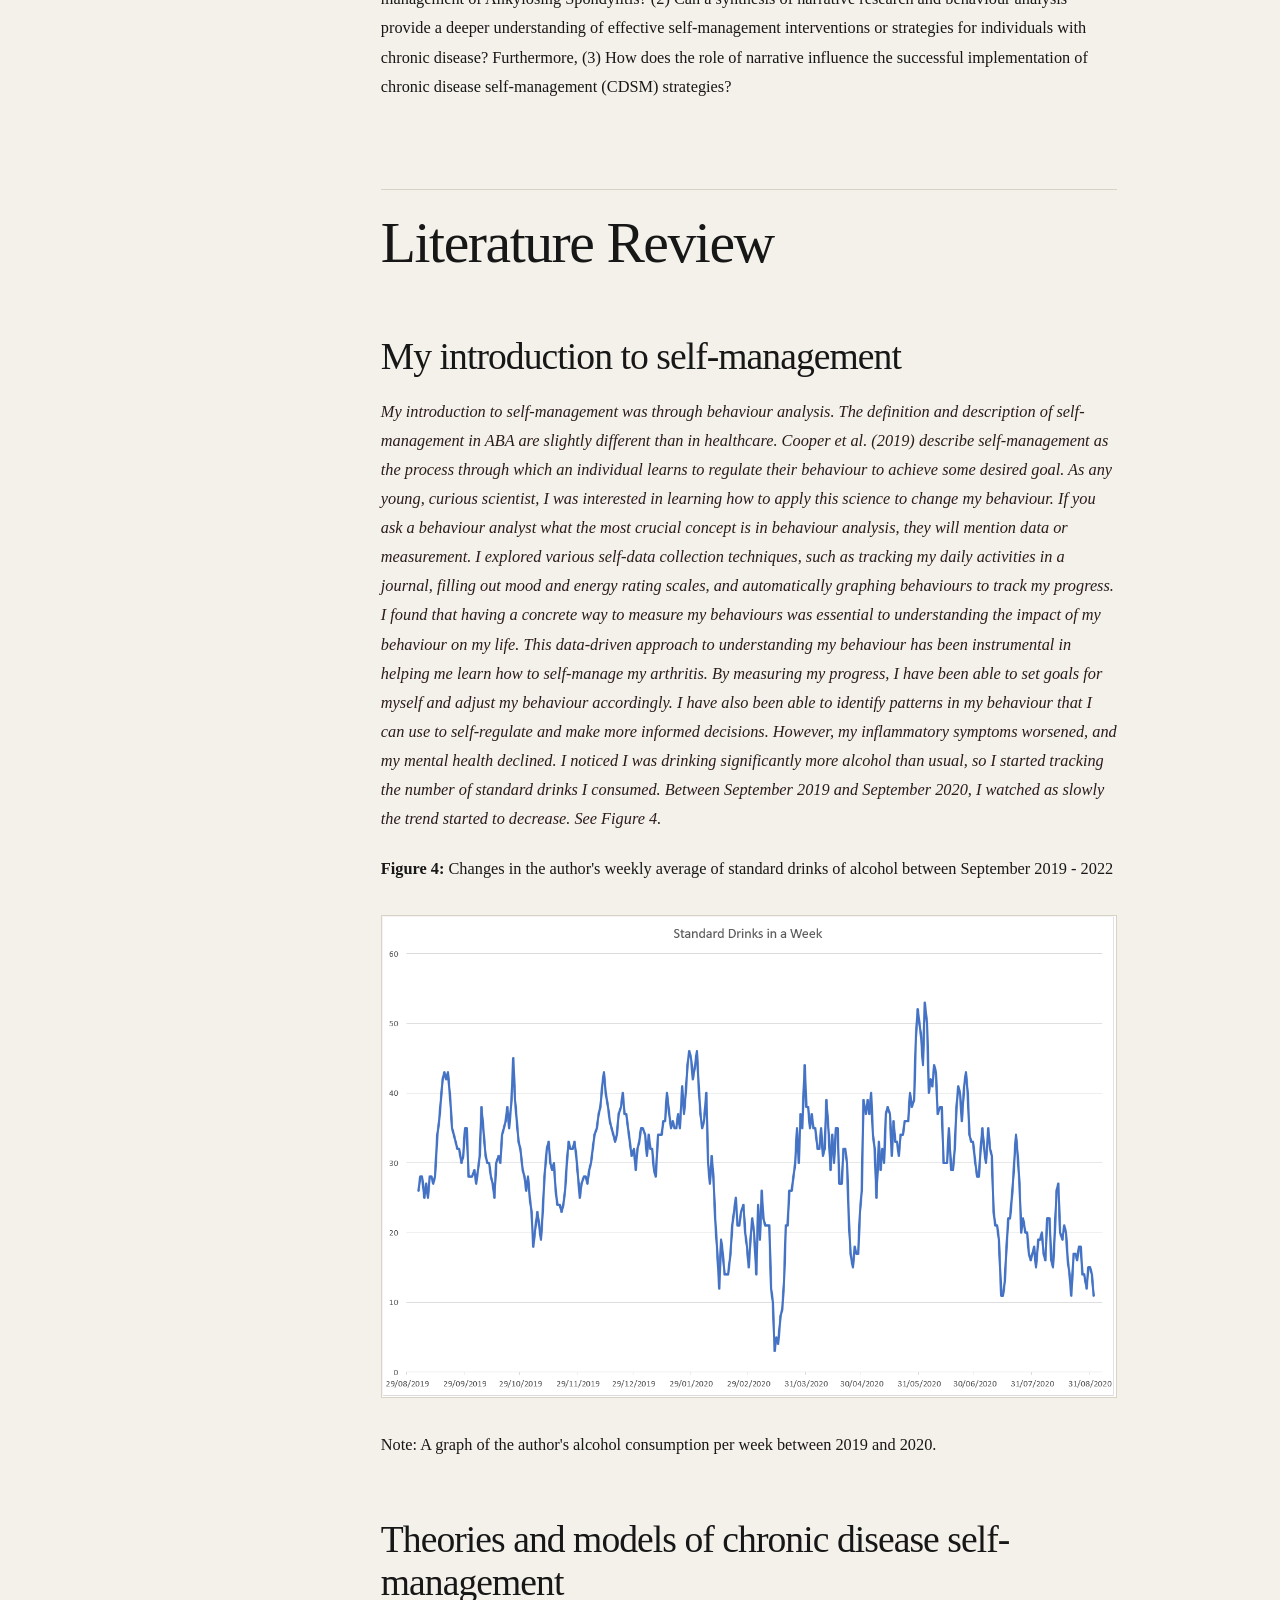
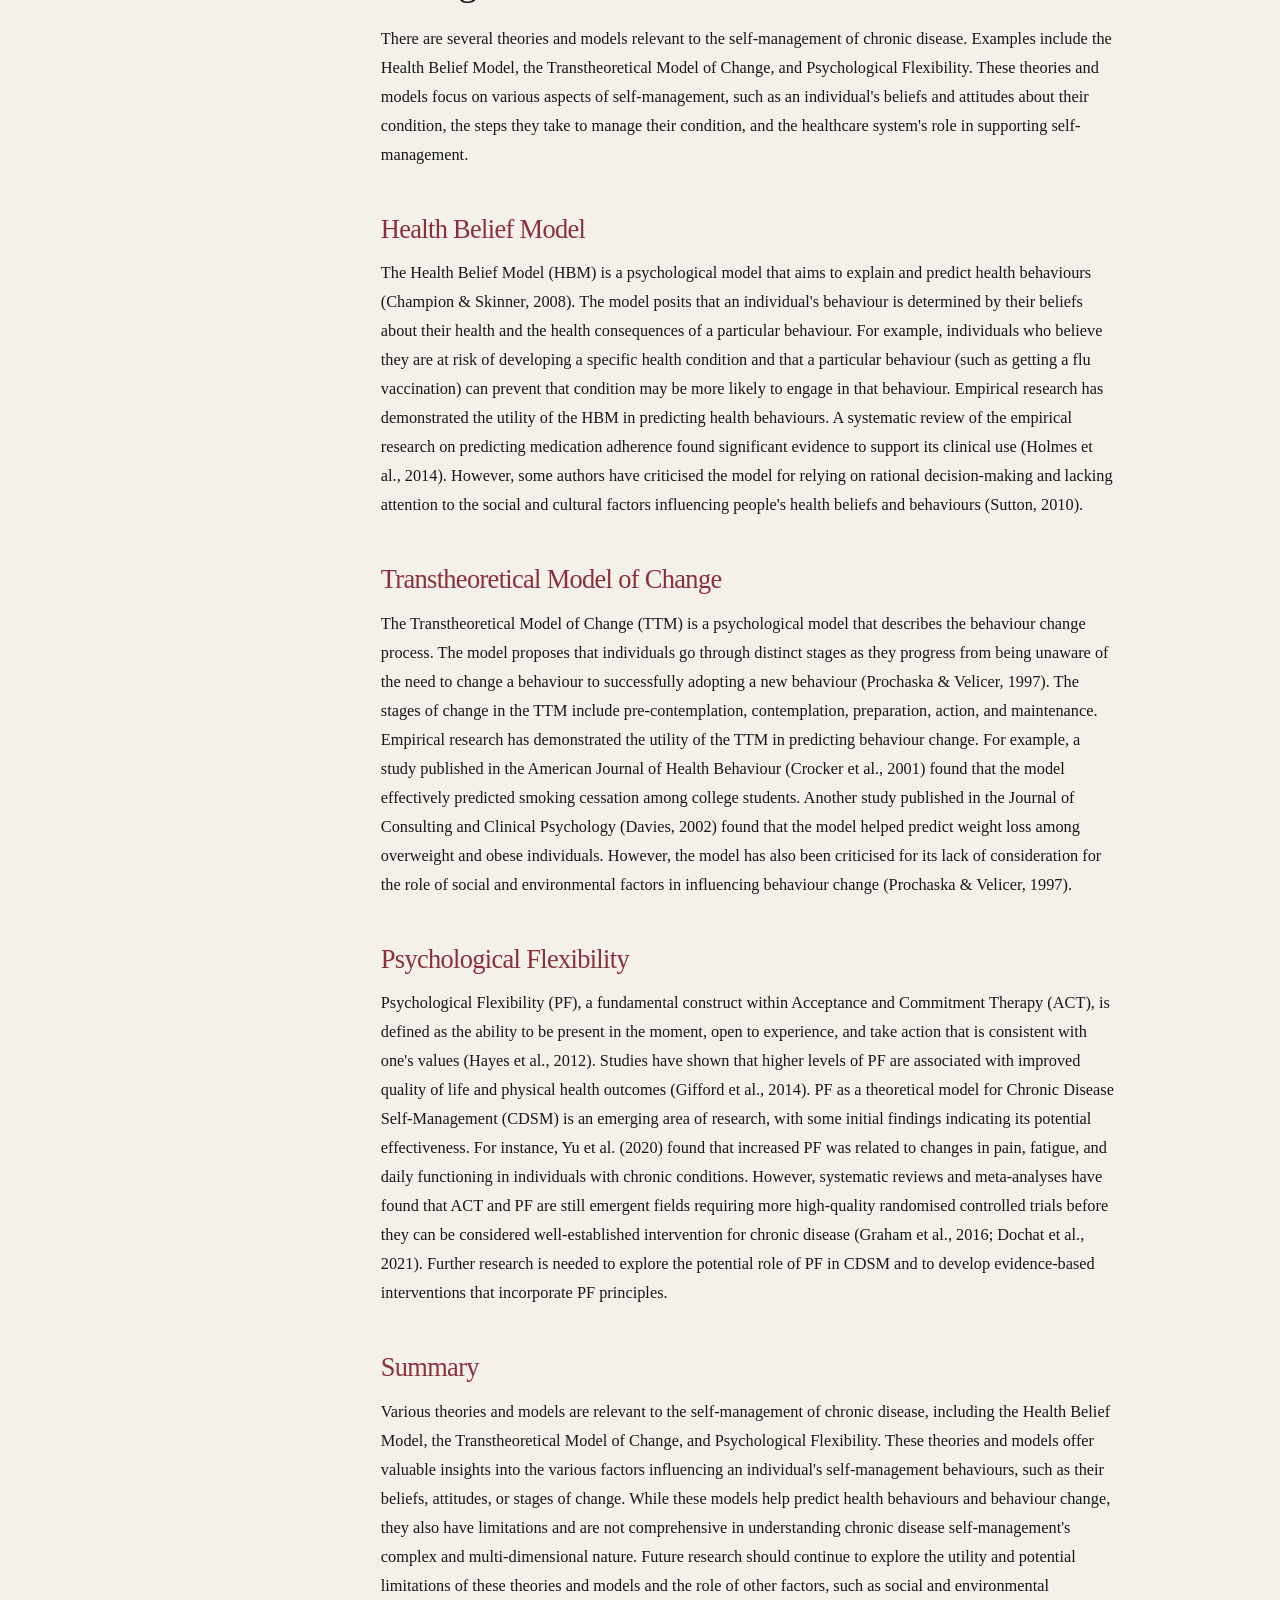
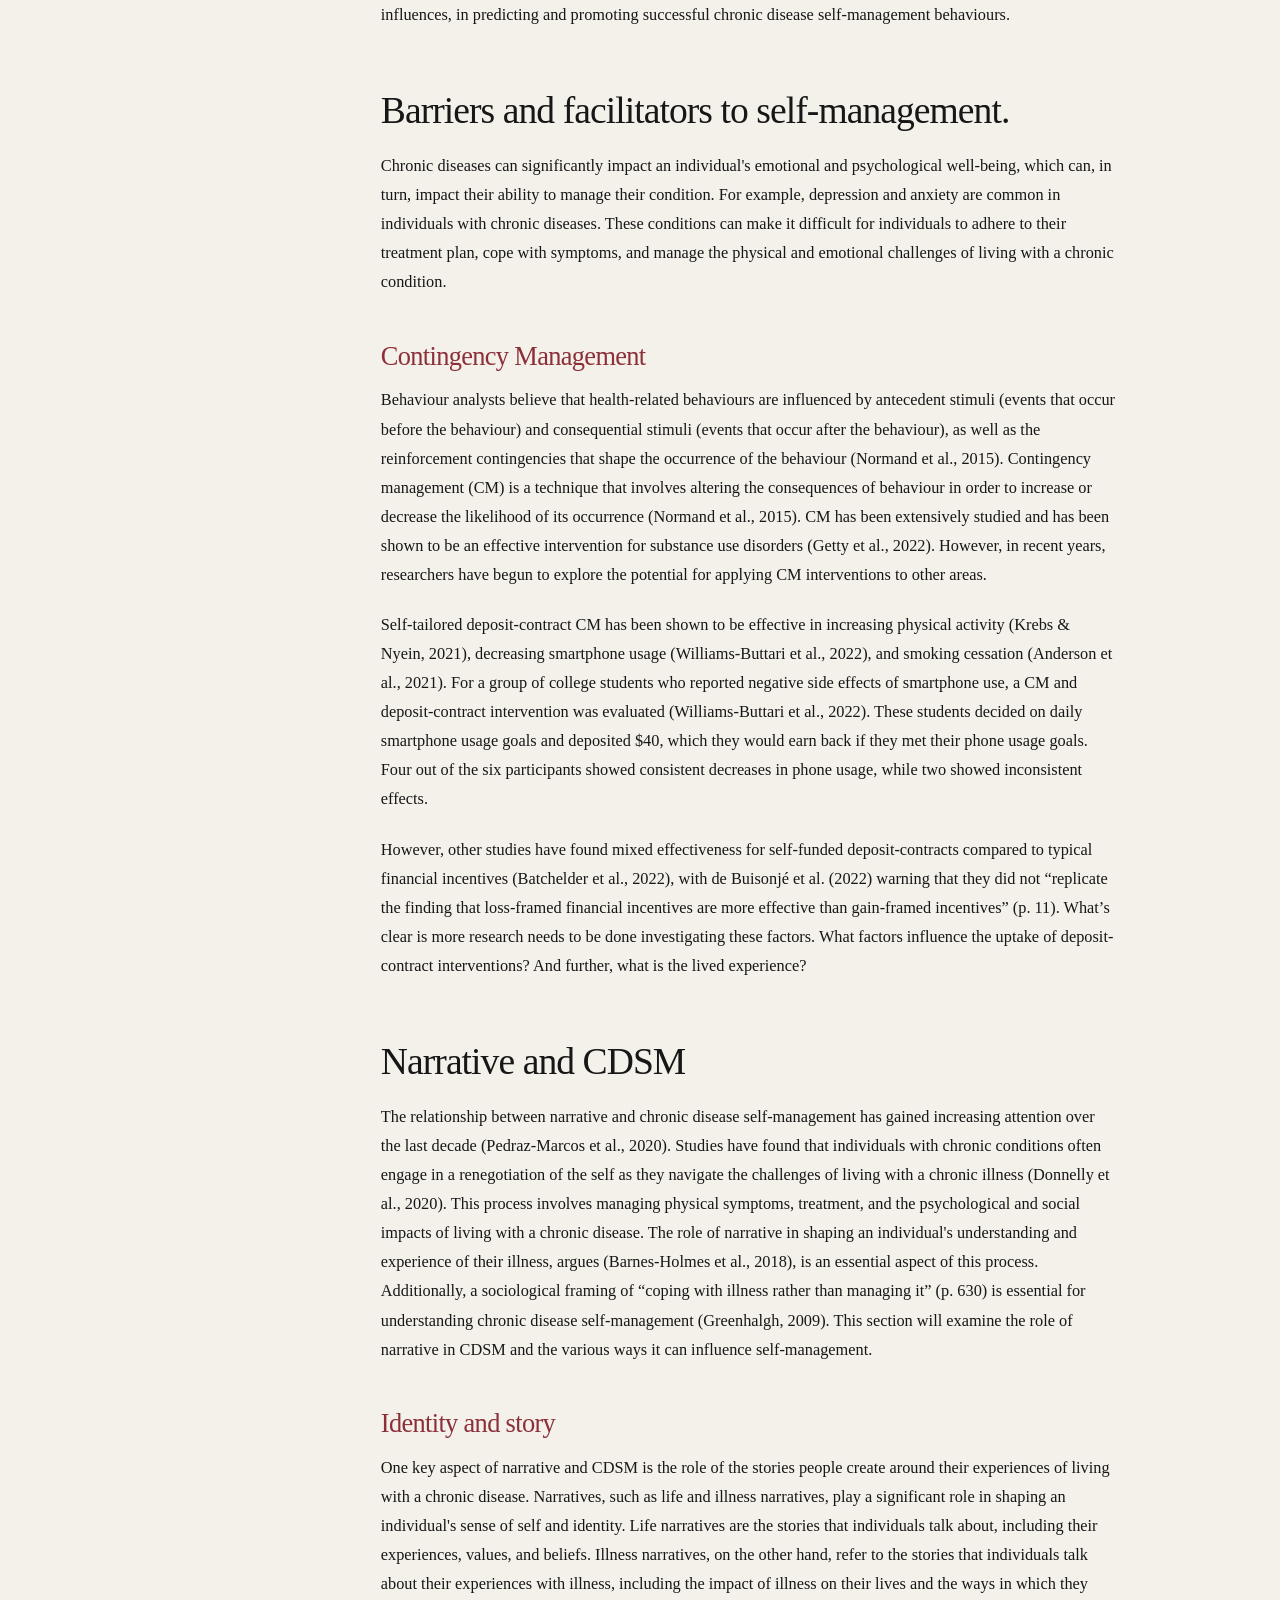
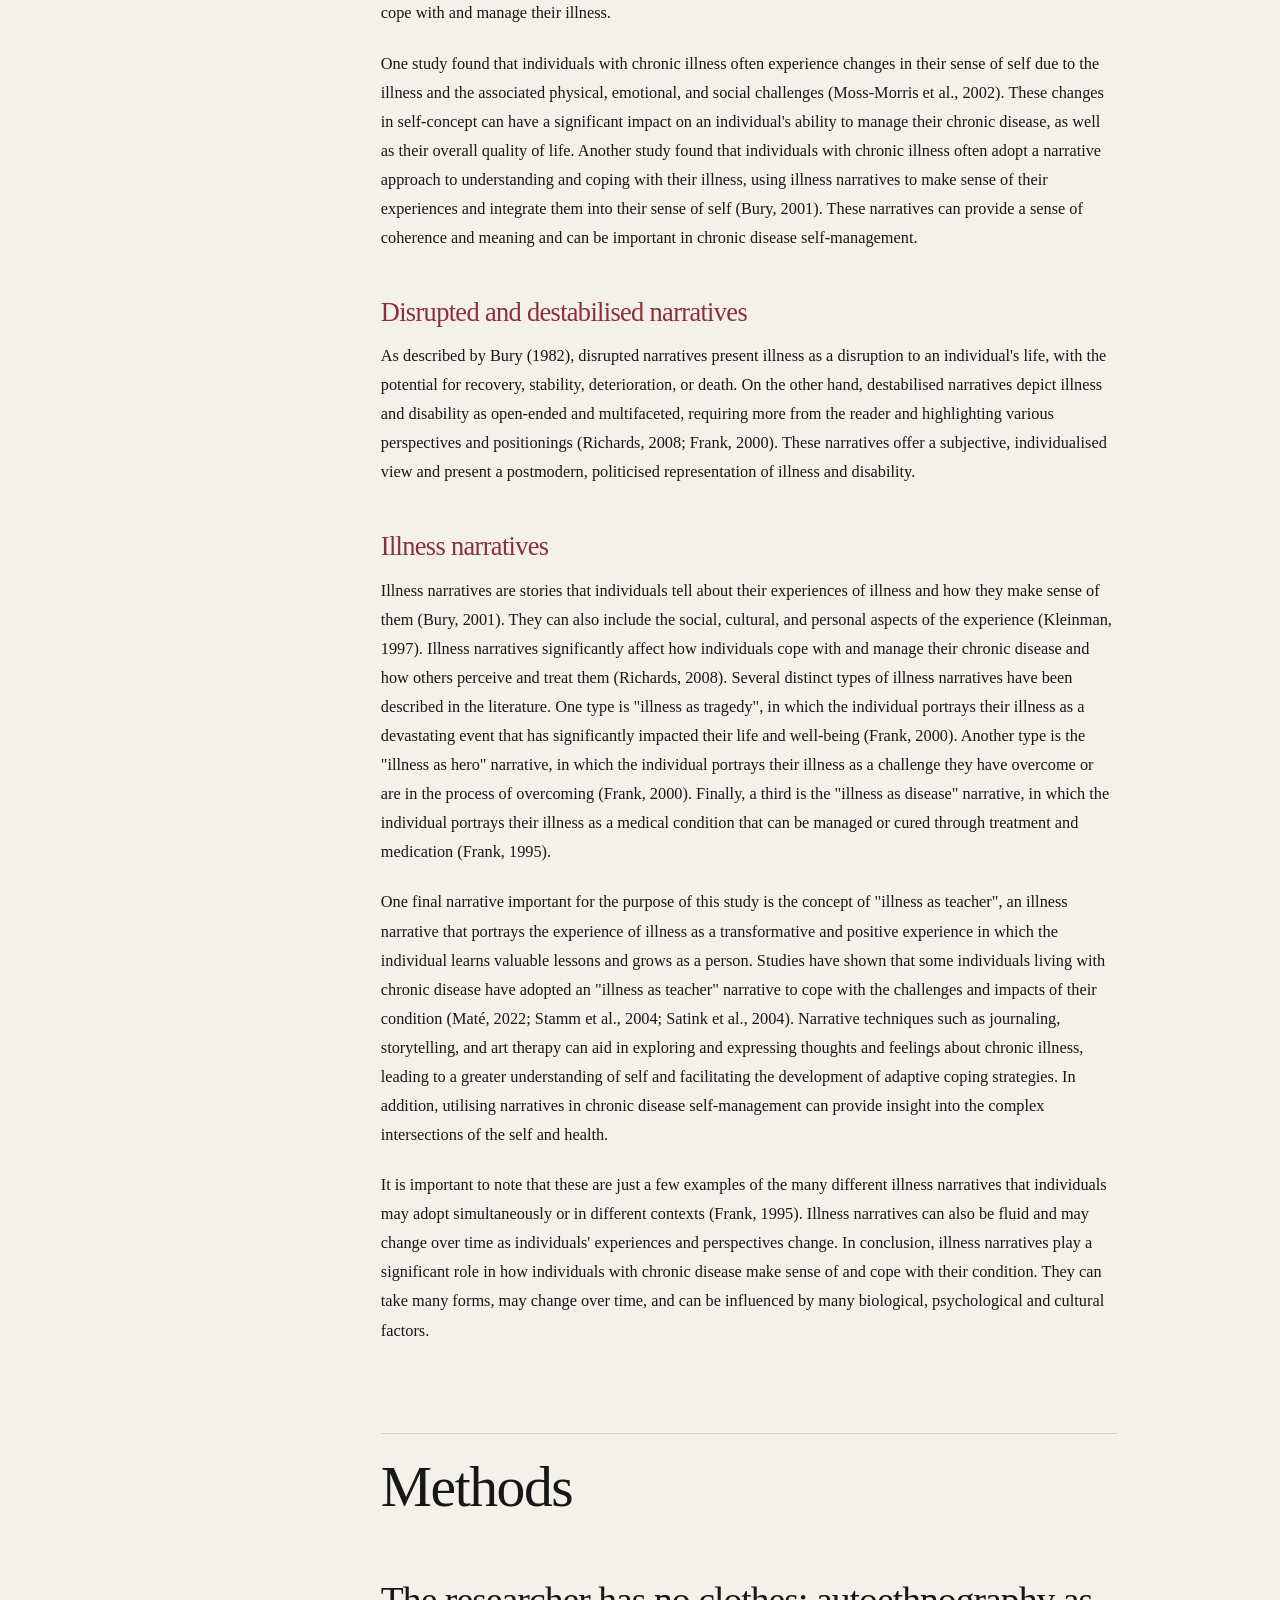
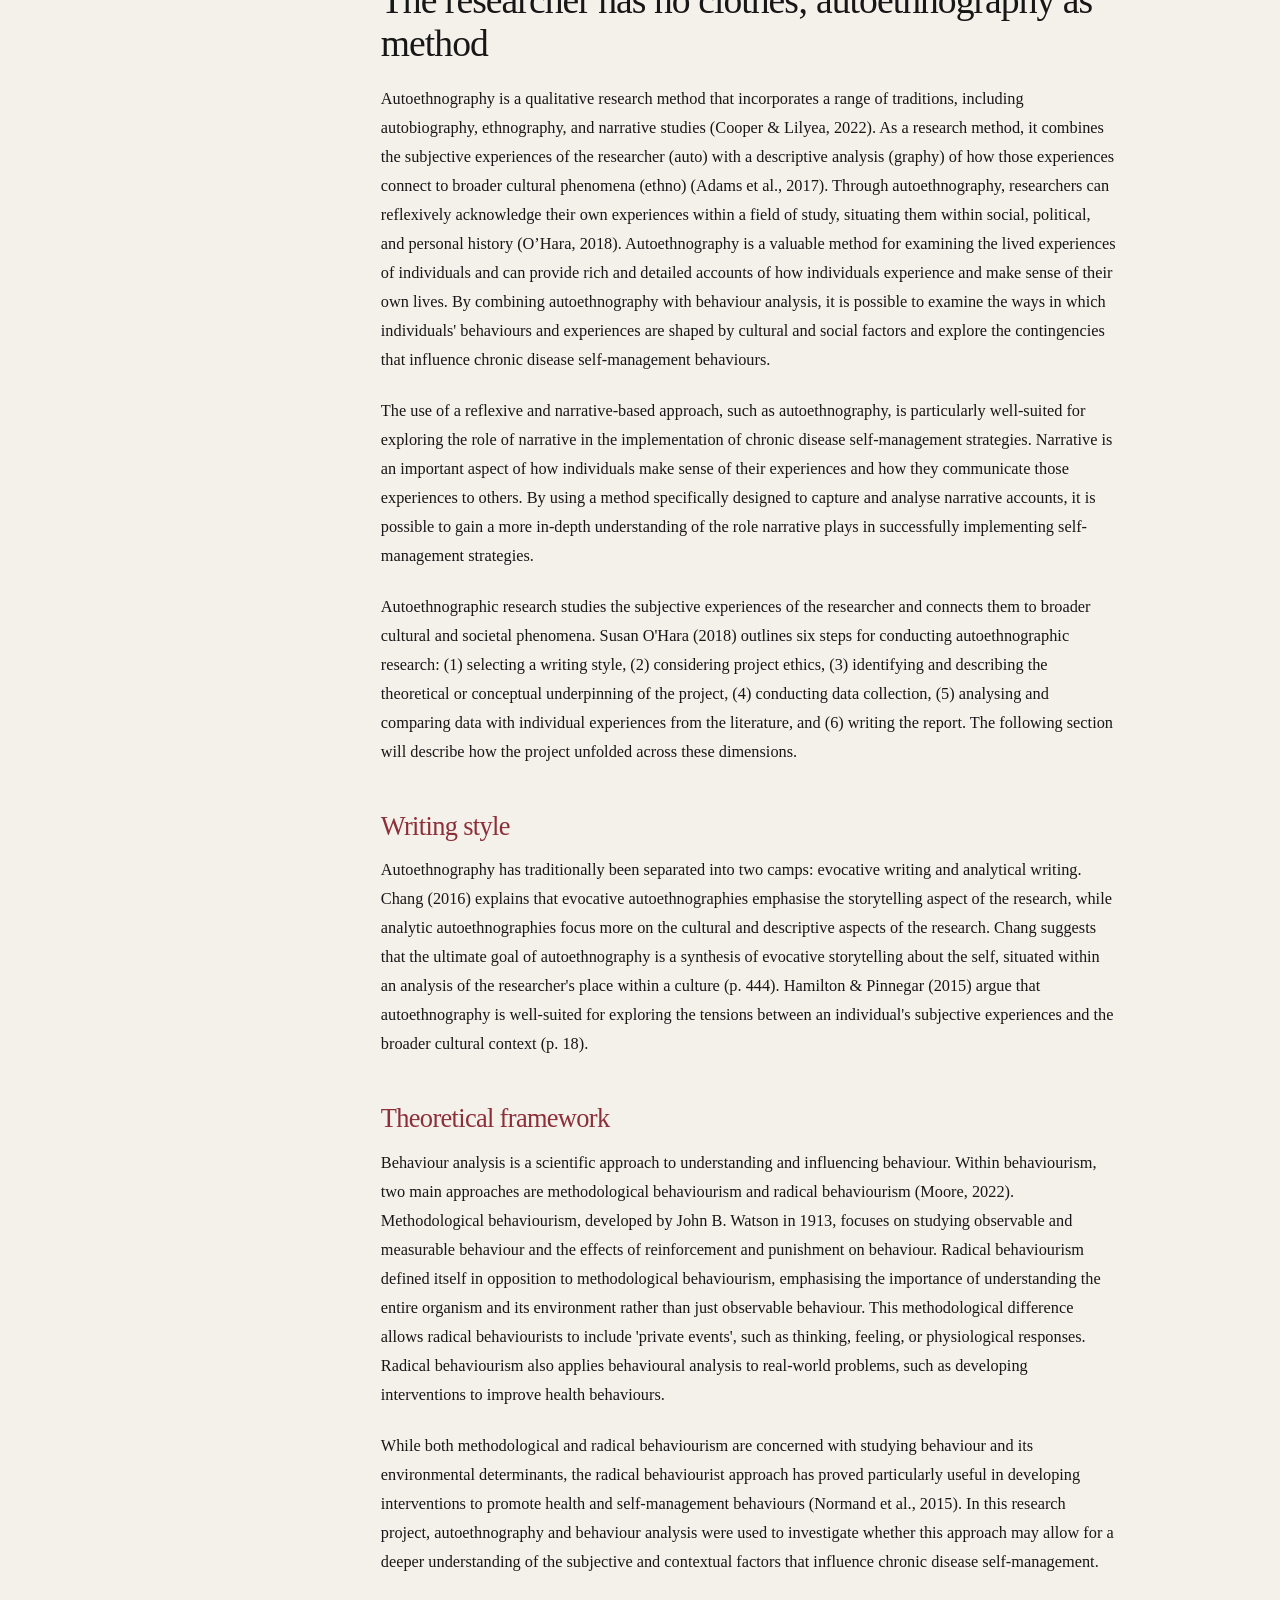
<file: writings/narrative-and-curiosity/index.html>
<!doctype html>
<html lang="en-AU">
  <head>
    <meta charset="utf-8" />
    <meta name="viewport" content="width=device-width, initial-scale=1" />
    <title>Narrative and Curiosity | Jake Spicer</title>
    <meta
      name="description"
      content="Narrative and Curiosity: a behaviourist autoethnography on self-management of chronic disease, by Jake Spicer."
    />
    <meta name="theme-color" content="#f4f1ea" />
    <link
      rel="canonical"
      href="https://jspice.au/writings/narrative-and-curiosity/"
    />
    <link rel="stylesheet" href="../../assets/site.css" />
  </head>

  <body class="thesis-page">
    <a class="skip-link" href="#content">Skip to thesis</a>

    <header class="site-header shell">
      <a class="wordmark" href="../../">Jake Spicer</a>
      <nav class="site-nav" aria-label="Primary navigation">
        <a href="../" aria-current="page">Writings</a>
        <a href="mailto:hello@jspice.au">Email</a>
      </nav>
    </header>

    <main class="article-main shell" id="content">
      <header class="article-header thesis-header">
        <p class="article-kicker">Master&rsquo;s research</p>
        <h1 class="article-title">Narrative and Curiosity</h1>
        <p class="article-deck">
          A behaviourist autoethnography on self-management of chronic disease.
        </p>
        <p class="article-meta">
          <span>Jake Spicer</span>
          <span>Monash University</span>
          <span>January 2023</span>
          <span>61 pages</span>
        </p>
      </header>

      <hr class="article-rule" />

      <div class="thesis-layout">
        <details class="toc" open>
          <summary>Contents</summary>
          <ol>
            <li><a href="#abstract">Abstract</a></li>
            <li><a href="#abbreviations">Abbreviations</a></li>
            <li><a href="#acknowledgements">Acknowledgements</a></li>
            <li><a href="#declaration">Declaration</a></li>
            <li><a href="#introduction">Introduction</a></li>
            <li><a href="#literature-review">Literature review</a></li>
            <li><a href="#methods">Methods</a></li>
            <li><a href="#results">Results</a></li>
            <li><a href="#discussion">Discussion</a></li>
            <li><a href="#conclusion">Conclusion</a></li>
            <li><a href="#references">References</a></li>
            <li><a href="#appendixes">Appendixes</a></li>
          </ol>
        </details>

        <article class="thesis-body">
          <h1 id="abstract">Abstract</h1>
          <p>
            The purpose of this study is to explore the potential for novel
            insights into the effective self-management of chronic disease with
            autoethnography and thematic analysis informed by behaviour
            analysis. The study will draw upon literature on theories and models
            of chronic disease self-management, barriers and facilitators to
            self-management, and the role of narrative in Chronic Disease
            Self-Management. The findings of this study have the potential to
            inform the development of more effective interventions for chronic
            disease self-management and provide direction for future qualitative
            research exploring lived experience.
          </p>
          <h1 id="abbreviations">Abbreviations</h1>
          <p>ABA – Applied Behaviour Analysis</p>
          <p>AS – Ankylosing Spondylitis</p>
          <p>RA – Rheumatoid Arthritis</p>
          <p>CM – Contingency Management</p>
          <p>CDSM – Chronic Disease Self-Management</p>
          <p>PF – Psychological Flexibility</p>
          <p>ACT – Acceptance and Commitment Therapy</p>
          <p>WHO – World Health Organisation</p>
          <p>NCD – Noncommunicable Disease</p>
          <p>NSAID – Non-Steroidal Anti-Inflammatory Drug</p>
          <p>PKG – Personal Knowledge Graph</p>
          <h1 id="acknowledgements">Acknowledgements</h1>
          <p>
            I would like to express my heartfelt thanks to the following
            individuals and organisations for their support and assistance in
            the completion of this research project:
          </p>
          <ul>
            <li>
              The Monash University Faculty of Education, in particular Dr Fleur
              Diamond, Dr Scott Bulfin, and Dr Megan Adams, for their guidance
              and mentorship throughout this process.
            </li>
            <li>
              Dr Lynette Pretorius for her valuable insights into writing and
              autoethnography.
            </li>
            <li>
              Lauren Cowled for being an invaluable writing buddy and providing
              much-needed support and encouragement.
            </li>
            <li>
              Dr Russ Fox for refusing to send any more RFT articles until I
              submit this report.
            </li>
            <li>
              Dr Erin Leif for her tireless efforts and heartfelt contributions
              to the field of behaviour analysis in Australia.
            </li>
            <li>Grace my inspiration and motivation.</li>
          </ul>
          <p>
            I am deeply grateful to all these individuals and organisations for
            their support and guidance. Without their help, this research
            project would not have been possible.
          </p>
          <h1 id="declaration">Declaration</h1>
          <p>
            This project contains no material that has been accepted for the
            award of any other degree or diploma in any educational institution,
            and, to the best of my knowledge and belief, it contains no material
            previously published or written by another person except where due
            reference is made in the text of the project.
          </p>
          <p>Signed: Jake Spicer</p>
          <p>Date:7/1/2023</p>
          <p>
            The research for this project did not require the approval of the
            Monash University Human Research Ethics Committee (MUHREC).
          </p>
          <h1 id="introduction">Introduction</h1>
          <h2 id="narrative-disrupted">Narrative disrupted</h2>
          <p>
            In an email to my course coordinator on the 30th of October 2019, I
            stated, "I'm emailing you to request a 1-week extension on the
            Assignment 2 deadline. The reasoning is due to mental and physical
            health challenges concerning burn-out and exhaustion." My body was
            in the process of changing. Three months later, on the 22nd of
            January 2020, I sent another email with the subject line
            'Application for Deferment'.
          </p>
          <p>
            <strong
              ><img
                src="images/application-for-deferment.png"
                alt="Screenshot of an application for deferment email"
                loading="lazy"
                decoding="async"
              />Figure 1.</strong
            >
            Application for deferment
          </p>
          <p>
            It took me a year and a half to send the following email titled
            'Re-enrollment… I'm back!'. I included the following sentence
            summarising what had happened during that time: "I took the
            intermission as I was diagnosed with an arthritic inflammatory
            disease (with the catchy name Ankylosing Spondylitis). I would love
            to say that after a year off I have all the symptoms under control
            and am raring to go, but unfortunately that isn't the case. I am
            still battling regular inflammatory flares which cause pain and
            'brain fog'. However I am genuinely looking forward to coming back
            to part time study." The germination for my current research project
            is already evident in this email, where I say, "For now my
            intentions are pointing towards me using the science of behaviour
            change in other areas." Reading this email today, it is clear that I
            have already started to become a different person.
          </p>
          <h2 id="chronic-disease-a-global-concern">
            Chronic disease, a global concern
          </h2>
          <p>
            Chronic diseases, such as diabetes, heart disease, and arthritis,
            are a public health concern nationally and internationally (World
            Health Organisation, 2022). These conditions often require
            self-management to effectively manage symptoms and prevent further
            health complications. However, chronic disease self-management can
            be complex and challenging, involving various physical,
            psychological, and social factors. This study aims to explore the
            application of a synthesis of autoethnography and behaviour analysis
            in researching chronic disease self-management to increase our
            understanding of this complex and urgently important topic. This
            study's educational and theoretical significance lies in its
            potential to contribute to developing more effective self-management
            interventions and inform the personal and professional
            implementation of self-management for people suffering from chronic
            disease.
          </p>
          <p>
            Chronic disease has become a significant public health issue
            globally, with the World Health Organisation (WHO) reporting in
            their noncommunicable disease (NCD) progress monitor that premature
            NCD mortality has increased in 20 countries worldwide since 2020
            (WHO, 2021). Chronic diseases are responsible for the most deaths
            worldwide, accounting for over 70% (WHO, 2020). In Australia, data
            from the Australian Bureau of Statistics (2020-21) indicates that
            78.6% of Australians live with at least one chronic health
            condition. The significant burden of chronic disease on individuals
            and society highlights the importance of effective self-management
            interventions and strategies. However, self-management can be
            complex and challenging, with research suggesting that individuals
            from lower socio-economic groups may struggle with self-management
            (Zabeen et al., 2021). It is, therefore, essential to identify and
            understand the various factors that influence an individual's
            ability to manage their chronic health condition effectively and to
            develop and implement effective interventions and strategies to
            support self-management efforts.
          </p>
          <p>
            <strong>Figure 2</strong
            ><img
              src="images/chronic-disease-chart.png"
              alt="Line charts comparing chronic disease mortality and prevalence in Australia and globally"
              loading="lazy"
              decoding="async"
            />: Mortality from chronic disease and prevalence of chronic disease
            in Australia and globally between 1990-2020
          </p>
          <p>
            Note: Global Burden of Disease Study 2019 (GBD 2019) Results.
            Seattle, United States: Institute for Health Metrics and Evaluation
            (IHME), 2020. Available from
            <a href="https://vizhub.healthdata.org/gbd-results/"
              >https://vizhub.healthdata.org/gbd-results/</a
            >.
          </p>
          <p>
            According to a study conducted in New South Wales, Australia, 5% of
            COVID-19 patients experience symptoms for up to 3 months after
            infection (Liu et al., 2021). This finding highlights the potential
            for an increase in chronic disease symptoms after contracting
            COVID-19 and the importance of effective self-management strategies
            for individuals with chronic conditions. The ongoing COVID-19
            pandemic may also contribute to the prevalence of chronic health
            conditions, highlighting the need for further research on the
            long-term impacts of the virus on individuals' health and
            well-being. One recent study by Ismail et al. (2022) found that more
            than half of respondents to a web-based survey reported their
            chronic disease symptoms worsening during the pandemic. In
            particular, understanding the challenges and needs of individuals
            living with long-term COVID-19 symptoms may be crucial in developing
            effective self-management interventions and strategies. The proposed
            research aims to contribute to this understanding by synthesising
            autoethnography and behaviour analysis to examine chronic disease
            self-management.
          </p>
          <h2 id="self-management-and-cdsm">Self-management and CDSM</h2>
          <p>
            The definition of self-management varies across different contexts
            (Ferreira da Costa &amp; Kienen, 2021). The most common definition
            of self-management in Australian healthcare is from the Chronic
            Condition Self-Management Guidelines (Australian Health Ministers'
            Advisory Council, 2017). It quotes a definition put forth by Gruman
            and Von Korff (1996) describing a process that "involves (the person
            with the chronic disease) engaging in activities that protect and
            promote health, monitoring and managing of symptoms and signs of
            illness, managing the impacts of illness on functioning, emotions
            and interpersonal relationships and adhering to treatment regimes."
            (p. 1). This definition emphasises the multifaceted nature of
            self-management, involving physical symptoms and treatment and the
            psychological and social impacts of living with a chronic disease.
            It also highlights the active role of individuals with chronic
            diseases in managing their health and well-being. Chronic Disease
            Self-Management (CDSM) emerged with the patient-centred care
            movement, which aims to treat "patients as individuals and as equal
            partners in the business of healing" (Coulter &amp; Oldham, 2016, p.
            114). However, some authors have criticised patient-centred care,
            arguing that it "can be seen differently from the way they are
            depicted in contemporary discourses about health care" (Siouta &amp;
            Olsson, 2020, p. 1).
          </p>
          <p>
            Other authors have suggested that self-management can reinforce a
            particular conception of what it means to be a self-managing patient
            (Lawn et al., 2011) and that while it may be empowering for some,
            "it might be more problematic for those who do not wish to or cannot
            exercise the same degree of control over their care" (p. e5). For
            example, the Chronic Condition Self-Management Guidelines suggest
            that a person-centred approach can "enhance self-efficacy, (and)
            encourages greater personal responsibility" (p. 13). However, as
            Greenhalgh (2009) notes, "responsibility for preventing and managing
            illness lies at many levels", such as the individual, health
            professional, and broader society level (p. 631). Further, the
            author states that "being both poor and ill can bring shame and
            insecurity that can generate a vicious circle of insecurity,
            depression, and social isolation" (p. 631). Because of these issues,
            the implication of the 'responsible' self-managing patient can
            result in problematic implementations of self-management health
            interventions.
          </p>
          <h2 id="the-researcher-has-a-bone-to-pick">
            The researcher has a bone to pick
          </h2>
          <p>
            <em
              >By September 2019, I had accurately self-diagnosed myself with
              Ankylosing Spondylitis (AS), an arthritic inflammatory disease
              that I and my general practitioner and rheumatologist subsequently
              confirmed through blood tests and an X-Ray. A diagnosis of AS can
              often take a long time, with some studies finding the average
              duration from symptom onset to diagnosis as high as eight years
              (Reed et al., 2008). However, I had good reason to suspect this
              diagnosis to be correct. When I was 12 years old, I first
              encountered anterior uveitis, an inflammation of the iris that
              eventually subsided with cortico-steroid eyedrops. My mum tells me
              an ophthalmologist described the severity of the pain from iritis
              as a “ten out of ten”. At 14, I was diagnosed with AS, but the
              symptoms gradually subsided as I continued through school despite
              my lack of ‘treatment adherence’ to the stretching regime my
              physio prescribed.
            </em>
          </p>
          <p>
            <em
              >Ankylosing Spondylitis, with its bewildering collection of
              syllables, derives from the Greek word "ankylos", meaning bent or
              crooked. The root of "spondylitis" is the Greek word for vertebra
              or joint "spondylos", and the suffix "itis" indicates
              inflammation. Together it describes the features and progress of
              the disease: chronic inflammation of the spinal vertebra and
              joints leading to a crooked immobile posture from joint fusing to
              bone.</em
            >
          </p>
          <p>
            <em
              >In November 2019, I had been on a Non-Steroidal-Anti-Inflammatory
              (NSAID) called Meloxicam for two months, successfully reducing
              many of the worst symptoms. My rheumatologist suggested trying a
              different type of NSAID to see if more symptom relief could occur.
              I thought it would be logical to first wean off Meloxicam before
              trying this new medication, but I was not aware of the impact
              coming off this medication could have. During this process, while
              at work, there was a minor change in my schedule and out of
              nowhere, I suddenly burst into uncontrollable tears. This was so
              out of character that my colleagues and manager suggested I go
              home and see my doctor.</em
            >
          </p>
          <p>
            <em
              >When my regular doctor was unavailable, a different doctor
              informed me that my emotional volatility was not due to the
              medication change. Instead, to address the cause of these
              feelings, I needed to focus on changing lifestyle factors. He gave
              various suggestions such as moving out of my sharehouse, finding a
              girlfriend, marrying her, and adopting a new healthy hobby such as
              going to the gym. Even if we ignore the implicit hetero-normative
              assumptions beneath the suggestions that I settle down with a
              woman, I leave that appointment feeling significantly worse. In my
              fragile state, I interpreted the doctor as suggesting my distress
              was my fault; I needed to change who I was.
            </em>
          </p>
          <p><strong>Figure 3: </strong>Critical incident message</p>
          <p>
            <img
              src="images/critical-incident-message.png"
              alt="Screenshot of a message reflecting on a critical healthcare incident"
              loading="lazy"
              decoding="async"
            />
          </p>
          <p>
            It is not uncommon for individuals to have trouble trusting their
            healthcare providers, especially when they feel unheard or
            misunderstood. The healthcare system is complex and nuanced, and it
            can be common for there to be a disconnect between the patient's
            experiences and the understanding of their healthcare providers. In
            moments like these, it is essential to remember that trust is
            delicate and fragile and takes time and effort to build and
            maintain. It is also crucial to recognise that healthcare providers
            are human and may have their own biases and limitations, and it is
            up to the individual to advocate for their care and seek out
            providers who are a good fit for their needs and values. It is a
            process of negotiation and finding what works best for the
            individual, and it is okay to have moments of doubt or frustration
            along the way. However, through self-advocacy and open
            communication, individuals can find the care and support they need
            to manage their health and well-being. This experience and similar
            experiences shared with me have, in part, fuelled the motivation for
            this research project.
          </p>
          <h2 id="research-questions">Research questions</h2>
          <p>
            This research project examines the experiences of CDSM by combining
            autoethnography, a reflexive and narrative-based research method,
            with behaviour analysis, a theoretical framework for understanding
            behaviour. In particular, the research addresses the following
            questions: (1) What is the lived experience of self-management of
            Ankylosing Spondylitis? (2) Can a synthesis of narrative research
            and behaviour analysis provide a deeper understanding of effective
            self-management interventions or strategies for individuals with
            chronic disease? Furthermore, (3) How does the role of narrative
            influence the successful implementation of chronic disease
            self-management (CDSM) strategies?
          </p>
          <h1 id="literature-review">Literature Review</h1>
          <h2 id="my-introduction-to-self-management">
            My introduction to self-management
          </h2>
          <p>
            <em
              >My introduction to self-management was through behaviour
              analysis. The definition and description of self-management in ABA
              are slightly different than in healthcare. Cooper et al. (2019)
              describe self-management as the process through which an
              individual learns to regulate their behaviour to achieve some
              desired goal. As any young, curious scientist, I was interested in
              learning how to apply this science to change my behaviour. If you
              ask a behaviour analyst what the most crucial concept is in
              behaviour analysis, they will mention data or measurement. I
              explored various self-data collection techniques, such as tracking
              my daily activities in a journal, filling out mood and energy
              rating scales, and automatically graphing behaviours to track my
              progress. I found that having a concrete way to measure my
              behaviours was essential to understanding the impact of my
              behaviour on my life. This data-driven approach to understanding
              my behaviour has been instrumental in helping me learn how to
              self-manage my arthritis. By measuring my progress, I have been
              able to set goals for myself and adjust my behaviour accordingly.
              I have also been able to identify patterns in my behaviour that I
              can use to self-regulate and make more informed decisions.
              However, my inflammatory symptoms worsened, and my mental health
              declined. I noticed I was drinking significantly more alcohol than
              usual, so I started tracking the number of standard drinks I
              consumed. Between September 2019 and September 2020, I watched as
              slowly the trend started to decrease. See Figure 4.</em
            >
          </p>
          <p>
            <strong>Figure 4: </strong>Changes in the author's weekly average of
            standard drinks of alcohol between September 2019 - 2022<em> </em>
          </p>
          <p>
            <img
              src="images/standard-drinks-chart.png"
              alt="Line chart of the author's weekly standard drinks between 2019 and 2020"
              loading="lazy"
              decoding="async"
            />
          </p>
          <p>
            Note: A graph of the author's alcohol consumption per week between
            2019 and 2020.
          </p>
          <h2 id="theories-and-models-of-chronic-disease-self-management">
            Theories and models of chronic disease self-management
          </h2>
          <p>
            There are several theories and models relevant to the
            self-management of chronic disease. Examples include the Health
            Belief Model, the Transtheoretical Model of Change, and
            Psychological Flexibility. These theories and models focus on
            various aspects of self-management, such as an individual's beliefs
            and attitudes about their condition, the steps they take to manage
            their condition, and the healthcare system's role in supporting
            self-management.
          </p>
          <h3 id="health-belief-model">Health Belief Model</h3>
          <p>
            The Health Belief Model (HBM) is a psychological model that aims to
            explain and predict health behaviours (Champion &amp; Skinner,
            2008). The model posits that an individual's behaviour is determined
            by their beliefs about their health and the health consequences of a
            particular behaviour. For example, individuals who believe they are
            at risk of developing a specific health condition and that a
            particular behaviour (such as getting a flu vaccination) can prevent
            that condition may be more likely to engage in that behaviour.
            Empirical research has demonstrated the utility of the HBM in
            predicting health behaviours. A systematic review of the empirical
            research on predicting medication adherence found significant
            evidence to support its clinical use (Holmes et al., 2014). However,
            some authors have criticised the model for relying on rational
            decision-making and lacking attention to the social and cultural
            factors influencing people's health beliefs and behaviours (Sutton,
            2010).
          </p>
          <h3 id="transtheoretical-model-of-change">
            Transtheoretical Model of Change
          </h3>
          <p>
            The Transtheoretical Model of Change (TTM) is a psychological model
            that describes the behaviour change process. The model proposes that
            individuals go through distinct stages as they progress from being
            unaware of the need to change a behaviour to successfully adopting a
            new behaviour (Prochaska &amp; Velicer, 1997). The stages of change
            in the TTM include pre-contemplation, contemplation, preparation,
            action, and maintenance. Empirical research has demonstrated the
            utility of the TTM in predicting behaviour change. For example, a
            study published in the American Journal of Health Behaviour (Crocker
            et al., 2001) found that the model effectively predicted smoking
            cessation among college students. Another study published in the
            Journal of Consulting and Clinical Psychology (Davies, 2002) found
            that the model helped predict weight loss among overweight and obese
            individuals. However, the model has also been criticised for its
            lack of consideration for the role of social and environmental
            factors in influencing behaviour change (Prochaska &amp; Velicer,
            1997).
          </p>
          <h3 id="psychological-flexibility">Psychological Flexibility</h3>
          <p>
            Psychological Flexibility (PF), a fundamental construct within
            Acceptance and Commitment Therapy (ACT), is defined as the ability
            to be present in the moment, open to experience, and take action
            that is consistent with one's values (Hayes et al., 2012). Studies
            have shown that higher levels of PF are associated with improved
            quality of life and physical health outcomes (Gifford et al., 2014).
            PF as a theoretical model for Chronic Disease Self-Management (CDSM)
            is an emerging area of research, with some initial findings
            indicating its potential effectiveness. For instance, Yu et al.
            (2020) found that increased PF was related to changes in pain,
            fatigue, and daily functioning in individuals with chronic
            conditions. However, systematic reviews and meta-analyses have found
            that ACT and PF are still emergent fields requiring more
            high-quality randomised controlled trials before they can be
            considered well-established intervention for chronic disease (Graham
            et al., 2016; Dochat et al., 2021). Further research is needed to
            explore the potential role of PF in CDSM and to develop
            evidence-based interventions that incorporate PF principles.
          </p>
          <h3 id="summary">Summary</h3>
          <p>
            Various theories and models are relevant to the self-management of
            chronic disease, including the Health Belief Model, the
            Transtheoretical Model of Change, and Psychological Flexibility.
            These theories and models offer valuable insights into the various
            factors influencing an individual's self-management behaviours, such
            as their beliefs, attitudes, or stages of change. While these models
            help predict health behaviours and behaviour change, they also have
            limitations and are not comprehensive in understanding chronic
            disease self-management's complex and multi-dimensional nature.
            Future research should continue to explore the utility and potential
            limitations of these theories and models and the role of other
            factors, such as social and environmental influences, in predicting
            and promoting successful chronic disease self-management behaviours.
          </p>
          <h2 id="barriers-and-facilitators-to-self-management">
            Barriers and facilitators to self-management.
          </h2>
          <p>
            Chronic diseases can significantly impact an individual's emotional
            and psychological well-being, which can, in turn, impact their
            ability to manage their condition. For example, depression and
            anxiety are common in individuals with chronic diseases. These
            conditions can make it difficult for individuals to adhere to their
            treatment plan, cope with symptoms, and manage the physical and
            emotional challenges of living with a chronic condition.
          </p>
          <h3 id="contingency-management">Contingency Management</h3>
          <p>
            Behaviour analysts believe that health-related behaviours are
            influenced by antecedent stimuli (events that occur before the
            behaviour) and consequential stimuli (events that occur after the
            behaviour), as well as the reinforcement contingencies that shape
            the occurrence of the behaviour (Normand et al., 2015). Contingency
            management (CM) is a technique that involves altering the
            consequences of behaviour in order to increase or decrease the
            likelihood of its occurrence (Normand et al., 2015). CM has been
            extensively studied and has been shown to be an effective
            intervention for substance use disorders (Getty et al., 2022).
            However, in recent years, researchers have begun to explore the
            potential for applying CM interventions to other areas.
          </p>
          <p>
            Self-tailored deposit-contract CM has been shown to be effective in
            increasing physical activity (Krebs &amp; Nyein, 2021), decreasing
            smartphone usage (Williams-Buttari et al., 2022), and smoking
            cessation (Anderson et al., 2021). For a group of college students
            who reported negative side effects of smartphone use, a CM and
            deposit-contract intervention was evaluated (Williams-Buttari et
            al., 2022). These students decided on daily smartphone usage goals
            and deposited $40, which they would earn back if they met their
            phone usage goals. Four out of the six participants showed
            consistent decreases in phone usage, while two showed inconsistent
            effects.
          </p>
          <p>
            However, other studies have found mixed effectiveness for
            self-funded deposit-contracts compared to typical financial
            incentives (Batchelder et al., 2022), with de Buisonjé et al. (2022)
            warning that they did not “replicate the finding that loss-framed
            financial incentives are more effective than gain-framed incentives”
            (p. 11). What’s clear is more research needs to be done
            investigating these factors. What factors influence the uptake of
            deposit-contract interventions? And further, what is the lived
            experience?
          </p>
          <h2 id="narrative-and-cdsm">Narrative and CDSM</h2>
          <p>
            The relationship between narrative and chronic disease
            self-management has gained increasing attention over the last decade
            (Pedraz-Marcos et al., 2020). Studies have found that individuals
            with chronic conditions often engage in a renegotiation of the self
            as they navigate the challenges of living with a chronic illness
            (Donnelly et al., 2020). This process involves managing physical
            symptoms, treatment, and the psychological and social impacts of
            living with a chronic disease. The role of narrative in shaping an
            individual's understanding and experience of their illness, argues
            (Barnes-Holmes et al., 2018), is an essential aspect of this
            process. Additionally, a sociological framing of “coping with
            illness rather than managing it” (p. 630) is essential for
            understanding chronic disease self-management (Greenhalgh, 2009).
            This section will examine the role of narrative in CDSM and the
            various ways it can influence self-management.
          </p>
          <h3 id="identity-and-story">Identity and story</h3>
          <p>
            One key aspect of narrative and CDSM is the role of the stories
            people create around their experiences of living with a chronic
            disease. Narratives, such as life and illness narratives, play a
            significant role in shaping an individual's sense of self and
            identity. Life narratives are the stories that individuals talk
            about, including their experiences, values, and beliefs. Illness
            narratives, on the other hand, refer to the stories that individuals
            talk about their experiences with illness, including the impact of
            illness on their lives and the ways in which they cope with and
            manage their illness.
          </p>
          <p>
            One study found that individuals with chronic illness often
            experience changes in their sense of self due to the illness and the
            associated physical, emotional, and social challenges (Moss-Morris
            et al., 2002). These changes in self-concept can have a significant
            impact on an individual's ability to manage their chronic disease,
            as well as their overall quality of life. Another study found that
            individuals with chronic illness often adopt a narrative approach to
            understanding and coping with their illness, using illness
            narratives to make sense of their experiences and integrate them
            into their sense of self (Bury, 2001). These narratives can provide
            a sense of coherence and meaning and can be important in chronic
            disease self-management.
          </p>
          <h3 id="disrupted-and-destabilised-narratives">
            Disrupted and destabilised narratives
          </h3>
          <p>
            As described by Bury (1982), disrupted narratives present illness as
            a disruption to an individual's life, with the potential for
            recovery, stability, deterioration, or death. On the other hand,
            destabilised narratives depict illness and disability as open-ended
            and multifaceted, requiring more from the reader and highlighting
            various perspectives and positionings (Richards, 2008; Frank, 2000).
            These narratives offer a subjective, individualised view and present
            a postmodern, politicised representation of illness and disability.
          </p>
          <h3 id="illness-narratives">Illness narratives</h3>
          <p>
            Illness narratives are stories that individuals tell about their
            experiences of illness and how they make sense of them (Bury, 2001).
            They can also include the social, cultural, and personal aspects of
            the experience (Kleinman, 1997). Illness narratives significantly
            affect how individuals cope with and manage their chronic disease
            and how others perceive and treat them (Richards, 2008). Several
            distinct types of illness narratives have been described in the
            literature. One type is "illness as tragedy", in which the
            individual portrays their illness as a devastating event that has
            significantly impacted their life and well-being (Frank, 2000).
            Another type is the "illness as hero" narrative, in which the
            individual portrays their illness as a challenge they have overcome
            or are in the process of overcoming (Frank, 2000). Finally, a third
            is the "illness as disease" narrative, in which the individual
            portrays their illness as a medical condition that can be managed or
            cured through treatment and medication (Frank, 1995).
          </p>
          <p>
            One final narrative important for the purpose of this study is the
            concept of "illness as teacher", an illness narrative that portrays
            the experience of illness as a transformative and positive
            experience in which the individual learns valuable lessons and grows
            as a person. Studies have shown that some individuals living with
            chronic disease have adopted an "illness as teacher" narrative to
            cope with the challenges and impacts of their condition (Maté, 2022;
            Stamm et al., 2004; Satink et al., 2004). Narrative techniques such
            as journaling, storytelling, and art therapy can aid in exploring
            and expressing thoughts and feelings about chronic illness, leading
            to a greater understanding of self and facilitating the development
            of adaptive coping strategies. In addition, utilising narratives in
            chronic disease self-management can provide insight into the complex
            intersections of the self and health.
          </p>
          <p>
            It is important to note that these are just a few examples of the
            many different illness narratives that individuals may adopt
            simultaneously or in different contexts (Frank, 1995). Illness
            narratives can also be fluid and may change over time as
            individuals' experiences and perspectives change. In conclusion,
            illness narratives play a significant role in how individuals with
            chronic disease make sense of and cope with their condition. They
            can take many forms, may change over time, and can be influenced by
            many biological, psychological and cultural factors.
          </p>
          <h1 id="methods">Methods</h1>
          <h2 id="the-researcher-has-no-clothes-autoethnography-as-method">
            The researcher has no clothes; autoethnography as method
          </h2>
          <p>
            Autoethnography is a qualitative research method that incorporates a
            range of traditions, including autobiography, ethnography, and
            narrative studies (Cooper &amp; Lilyea, 2022). As a research method,
            it combines the subjective experiences of the researcher (auto) with
            a descriptive analysis (graphy) of how those experiences connect to
            broader cultural phenomena (ethno) (Adams et al., 2017). Through
            autoethnography, researchers can reflexively acknowledge their own
            experiences within a field of study, situating them within social,
            political, and personal history (O’Hara, 2018). Autoethnography is a
            valuable method for examining the lived experiences of individuals
            and can provide rich and detailed accounts of how individuals
            experience and make sense of their own lives. By combining
            autoethnography with behaviour analysis, it is possible to examine
            the ways in which individuals' behaviours and experiences are shaped
            by cultural and social factors and explore the contingencies that
            influence chronic disease self-management behaviours.
          </p>
          <p>
            The use of a reflexive and narrative-based approach, such as
            autoethnography, is particularly well-suited for exploring the role
            of narrative in the implementation of chronic disease
            self-management strategies. Narrative is an important aspect of how
            individuals make sense of their experiences and how they communicate
            those experiences to others. By using a method specifically designed
            to capture and analyse narrative accounts, it is possible to gain a
            more in-depth understanding of the role narrative plays in
            successfully implementing self-management strategies.
          </p>
          <p>
            Autoethnographic research studies the subjective experiences of the
            researcher and connects them to broader cultural and societal
            phenomena. Susan O'Hara (2018) outlines six steps for conducting
            autoethnographic research: (1) selecting a writing style, (2)
            considering project ethics, (3) identifying and describing the
            theoretical or conceptual underpinning of the project, (4)
            conducting data collection, (5) analysing and comparing data with
            individual experiences from the literature, and (6) writing the
            report. The following section will describe how the project unfolded
            across these dimensions.
          </p>
          <h3 id="writing-style">Writing style</h3>
          <p>
            Autoethnography has traditionally been separated into two camps:
            evocative writing and analytical writing. Chang (2016) explains that
            evocative autoethnographies emphasise the storytelling aspect of the
            research, while analytic autoethnographies focus more on the
            cultural and descriptive aspects of the research. Chang suggests
            that the ultimate goal of autoethnography is a synthesis of
            evocative storytelling about the self, situated within an analysis
            of the researcher's place within a culture (p. 444). Hamilton &amp;
            Pinnegar (2015) argue that autoethnography is well-suited for
            exploring the tensions between an individual's subjective
            experiences and the broader cultural context (p. 18).
          </p>
          <h3 id="theoretical-framework">Theoretical framework</h3>
          <p>
            Behaviour analysis is a scientific approach to understanding and
            influencing behaviour. Within behaviourism, two main approaches are
            methodological behaviourism and radical behaviourism (Moore, 2022).
            Methodological behaviourism, developed by John B. Watson in 1913,
            focuses on studying observable and measurable behaviour and the
            effects of reinforcement and punishment on behaviour. Radical
            behaviourism defined itself in opposition to methodological
            behaviourism, emphasising the importance of understanding the entire
            organism and its environment rather than just observable behaviour.
            This methodological difference allows radical behaviourists to
            include 'private events', such as thinking, feeling, or
            physiological responses. Radical behaviourism also applies
            behavioural analysis to real-world problems, such as developing
            interventions to improve health behaviours.
          </p>
          <p>
            While both methodological and radical behaviourism are concerned
            with studying behaviour and its environmental determinants, the
            radical behaviourist approach has proved particularly useful in
            developing interventions to promote health and self-management
            behaviours (Normand et al., 2015). In this research project,
            autoethnography and behaviour analysis were used to investigate
            whether this approach may allow for a deeper understanding of the
            subjective and contextual factors that influence chronic disease
            self-management.
          </p>
          <h4>Health-related Applied Behaviour Analysis</h4>
          <p>
            While much of the ABA literature has been focused on teaching
            individuals with developmental disabilities such as ASD (Roane et
            al., 2016), behaviour analysis has significantly influenced health
            and healthcare. Attention has focussed on interventions targeting
            physical activity (Stedman-falls &amp; Dallery, 2020), diet (Normand
            &amp; Osborne, 2010), and medication adherence (Petry et al., 2012).
            Behaviour analysts have used various techniques to investigate these
            behaviours, including using reinforcement and punishment to increase
            or decrease the likelihood of certain behaviours occurring and
            manipulating environmental factors to promote behaviour change.
          </p>
          <p>
            By using a behaviour analytic approach, researchers, patients, and
            practitioners can better understand the factors that influence
            health behaviours and develop more effective interventions to
            promote behaviour change.
          </p>
          <h3 id="data-collection">Data collection</h3>
          <p>
            In this study, data collection for the autoethnographic component of
            the research involved collecting personal documents and artefacts
            related to self-management, health, and chronic disease. These
            artefacts were collected by searching through old notebooks and
            social media posts, as well as searching through emails for specific
            keywords. The researcher also consulted with family members to
            identify potential data artefacts that may be relevant to the study.
            This process allowed for a rich and varied dataset to be generated,
            providing a detailed and nuanced understanding of the experiences
            and perspectives of the researcher as an individual living with a
            chronic disease.
          </p>
          <p>
            Personal documents related to self-management, health, chronic
            disease, emails, and subjective emotional experiences related to
            these topics were collected. Two examples of data are below in
            Figures 5 and 6. The first is a school project I completed in 2003,
            the topic of which was 'Disease and Disability'. One page discusses
            the causes of iritis, an inflammation of the iris from which I had
            just recovered. In handwritten pen, I wrote, "Mum and Dad don't
            suffer arthritis that much. Mum getting paranoid though. But I don't
            think I will suffer arthritis even though I have the gene",
            referring to my positive blood result for the HLA B27 gene,
            associated with Ankylosing Spondylitis and other arthritic
            conditions.
          </p>
          <p>
            <strong>Figure 5: </strong
            ><em>School Disability Assignment Extract</em>
          </p>
          <p>
            <img
              src="images/school-assignment-extract.png"
              alt="A childhood school assignment about iritis with handwritten notes"
              loading="lazy"
              decoding="async"
            />
          </p>
          <p>
            Another example is a flare diary written between the 28<sup>th</sup>
            of September 2020 and the 26th of October 2020. During this time, I
            attempted to reduce my primary medication Meloxicam, a Non-Steroidal
            Anti-Inflammatory (NSAID). In addition, I tracked the duration of
            the inflammatory flare, possible triggers, pain and fatigue levels,
            and other relevant variables or contexts.
          </p>
          <p>
            <img
              src="images/flare-diary-extract.jpg"
              alt="Handwritten flare diary extract from October 2020"
              loading="lazy"
              decoding="async"
            /><strong>Figure 6: </strong>Flare Diary Extract
          </p>
          <p>
            Note: An extract of a flare diary from the 26<sup>th</sup> of
            October. It details the activities I completed that day as well as
            my subjective pain, aches and pains, and fatigue.
          </p>
          <p>
            The data was organised using a Zettelkasten system using a
            note-taking application called Roam Research. A Zettelkasten is a
            note-taking system that allows users to organise their ideas and
            research in a non-linear fashion (Konrad, 2018). It was developed by
            German philosopher and sociologist Niklas Luhmann and consisted of a
            network of interconnected notes that can be linked and reorganised
            as needed (Luhmann, 1995). In conjunction, I also used a reference
            manager software called Zotero and note-taking software Roam
            Research. In their 2022 article, Pyne &amp; Stewart (2022) describe
            the concept of a Personal Knowledge Graph (PKG). Through
            bidirectional links between nodes (think a page of text), complex
            webs of interconnected themes can be easily visualised.
          </p>
          <p>
            Using a Zettelkasten note-taking system for this research project
            has several potential benefits. Firstly, the non-linear structure of
            a Zettelkasten allows for the organisation of data in a manner that
            reflects the complex and multifaceted nature of the research topic.
            This can facilitate the identification of patterns and relationships
            within the data, as well as the development of a nuanced
            understanding of the research topic. Secondly, the Zettelkasten
            system promotes a more active and reflective approach to data
            analysis by requiring researchers to create separate notes for each
            idea. This can facilitate the development of more in-depth and
            comprehensive insights, as well as the identification of nuances and
            complexities within the data. Overall, the use of a Zettelkasten can
            enhance the rigour and depth of the research process and facilitate
            the development of more meaningful and insightful findings.
          </p>
          <p>
            To establish and support the authenticity and trustworthiness of the
            data, Chang (2016) argues that the autoethnographer should use
            multiple data sources outside of memory. These artefacts served to
            triangulate and validate other data, such as self-recall and memory.
            The data for this study involved the collection of personal
            documents, cultural artefacts and the writing and analysing of the
            researcher's own experiences. It is important to note that multiple
            data sources were used where possible to establish the authenticity
            and trustworthiness of the data. Overall, the data collection
            process for this study followed best practices for autoethnography
            within the constraints of the project.
          </p>
          <h3 id="data-analysis">Data analysis</h3>
          <p>
            The thematic analysis (TA) approach, also known as reflexive
            thematic analysis, is a qualitative analysis method that aims to
            identify patterns or themes within a dataset (Braun &amp; Clarke,
            2019). According to Braun and Clarke, a theme reflects a shared
            pattern of meaning (p. 843). TA encompasses various approaches to
            qualitative research that involve identifying themes within a
            dataset. One of the main benefits of this method is its flexibility
            (Braun &amp; Clarke, 2019, p. 3), as it can be used as an analytic
            method "independent of theory and epistemology" (p. 3). TA has
            several uses where it excels, such as describing the lived
            experiences of particular social groups or examining aspects of
            social processes, as well as it’s suitability to beginner
            researchers due to the method providing clear sequential steps
            (Terry et al., 2017, p. 34).
          </p>
          <p>
            In this study, the lived experience of chronic disease was
            investigated through the lens of self-management and factors that
            may act as barriers to self-management. Using a combination of
            behaviour-analytic language and non-behaviour-analytic terms, such
            as "stress" and "shame," is a novel approach within the literature
            on self-management and is well-suited for reflexive thematic
            analysis and autoethnography.
          </p>
          <p>
            The process of thematic analysis consists of six phases, according
            to Terry et al. (2017). These include familiarisation with the data,
            coding the data, and exploring and manipulating coded themes. During
            the initial stages of familiarisation and coding, the researcher
            actively engages with the data and notes any relevant themes
            informed by the theoretical or conceptual framework. Coding should
            be open and relevant to the research questions to identify and
            analyse key themes in the data. In the theme development phase, the
            themes developed in the coding phase are combined into more
            meaningful patterns, allowing the researcher to identify the key
            themes and patterns in the data and begin analysing their
            significance concerning the research question.
          </p>
          <p>
            The theme review phase involves considering the developed themes as
            "candidate themes" and determining whether they tell a meaningful
            story that answers the research question. After the review phase,
            the themes must be defined and named, with short summaries that
            capture the essence of the theme. The final report should include a
            summary of the research process, the key themes and patterns
            identified, and the implications of the findings for the research
            question and broader literature.
          </p>
          <h2 id="why-autoethnography">Why autoethnography?</h2>
          <p>
            Autoethnography, while sharing many characteristics with other
            narrative research methods, such as narrative studies or self-study
            (Chang, 2016), autoethnography distinguishes itself in several ways.
            First, autoethnographers are the research subjects and authors of
            their texts. Second, autoethnography is a form of research that uses
            the self as data. Third, autoethnography is a reflexive form of
            writing that requires researchers to position themselves. Hamilton
            &amp; Pinnegar (2015) describe autoethnography as having a
            "fundamental purpose of disrupting society and culture" that results
            in a "claim to know" (p. 20). The authors argue that the primary
            concern of autoethnography is epistemological, based on the
            researcher's claim to know from the perspective of lived experience.
            The following section will explore some of the main differences
            between autoethnography and other narrative research methods, the
            purpose of autoethnography in the context of this research project,
            and the importance of reflexivity in autoethnography.
          </p>
          <p>
            Reflexivity is an essential aspect of autoethnography because it
            requires researchers to position themselves within their work
            (Berger, 2013). The researcher must reflect on their own
            experiences, assumptions, and biases and consider how these may
            influence the research and the resulting conclusions. By
            incorporating reflexivity into their work, Koopman et al.(2020)
            argue autoethnographers can create a more nuanced and complex
            understanding of the research topic and avoid making assumptions or
            overgeneralising based on their own experiences. Reflexivity also
            helps make the research more transparent and accountable, allowing
            readers to better understand the researcher's perspective and the
            study's limitations.
          </p>
          <h3 id="criticisms-of-autoethnography">
            Criticisms of autoethnography
          </h3>
          <p>
            Lynette Pretorius (2023), in a soon-to-be-published book chapter on
            collaborative autoethnography, discusses the critiques that
            autoethnography faces as a qualitative method. She quotes Ellis et
            al. (2011) that the most common critique is that it is either "too
            artful and not scientific, or too scientific and not sufficiently
            artful" (p. 283). Pretorius argues that autoethnographers "try to
            avoid this binary" (Pretorious, 2023, p. 6) and that those partaking
            in this method believe that "research can be rigorous, theoretical,
            and analytical and emotional, therapeutic, and inclusive of personal
            and social phenomena" (Ellis et al., 2011, p. 283). As I aim to
            synthesise two epistemologically opposed conceptions of experience,
            autoethnography is perfectly suited for exploring the objective and
            subjective experience of CDSM.
          </p>
          <h2 id="ethical-considerations">Ethical considerations</h2>
          <h3 id="privacy-and-confidentiality">Privacy and confidentiality</h3>
          <p>
            Confidentiality is a crucial ethical consideration in any research,
            including autoethnographic research. In this study, measures were
            taken to protect the confidentiality of all personal information,
            such as storing all project data in a secure location through the
            Monash University Google Drive software. Furthermore, access was
            restricted to only those directly involved in the study. Any
            identifying information, such as other people's names, was removed
            from the data prior to analysis. In addition, I took steps to ensure
            that this research project did not affect my personal or
            professional relationships.
          </p>
          <h3 id="vulnerability">Vulnerability</h3>
          <p>
            Autoethnographic research involves self-disclosure, which can be
            transformative but carries unique ethical considerations (Richards,
            2008). These include the potential for re-traumatisation or negative
            emotional experiences for the researcher and the potential for harm
            to others mentioned in the research or personal narrative. It is,
            therefore, essential to carefully consider the consequences
            personally and socially of disclosing sensitive or personal
            information. The researcher should take steps to minimise potential
            harm to self or others by seeking support and guidance while
            protecting the confidentiality of the research process.
          </p>
          <h3 id="trustworthiness">Trustworthiness</h3>
          <p>
            Ensuring the trustworthiness of data is an essential aspect of
            conducting autoethnographic research. There are several strategies
            that researchers can use to enhance the trustworthiness of their
            data, including using multiple data sources, seeking feedback from
            peers and participants, and using reflexive practices.
            Unfortunately, Autoethnography inherently relies heavily on data
            generated from memory. Cooper &amp; Lilyea (2022) acknowledge the
            reliability issues that stem from this; however, the authors
            encourage readers to approach memory "as an indication of what holds
            meaning for us about the topic we are exploring" (p. 200).
          </p>
          <p>
            One way to enhance the trustworthiness of autoethnographic research
            is by using multiple data sources and seeking feedback from peers
            and participants. For example, Chang (2016) recommends using
            personal documents, observations, and interviews with others to
            provide a more comprehensive portrayal of experiences. By
            triangulating data from multiple sources, researchers can increase
            the validity of their findings and ensure that their interpretation
            of the data is reliable. In addition, sharing early drafts of the
            research with peers and receiving feedback can help researchers
            identify and address any potential biases or interpretations present
            in the data, and seeking feedback from those mentioned or discussed
            in the narrative can ensure that their portrayal of experiences is
            accurate and respectful.
          </p>
          <h1 id="results">Results</h1>
          <h2 id="introduction-2">Introduction</h2>
          <p>
            <em
              >The results of this project are an intimate and personal
              reflection on the complexities of living with a chronic disease
              and the narrative juggling of self-management. As I delved deeper
              into the past and the present, I was confronted with doubt,
              frustration, and pain.
            </em>
          </p>
          <p>
            <em
              >However, through writing and reflecting, I found new ways of
              understanding myself. These themes did not emerge so much as they
              were co-created with the now-and-then.
            </em>
          </p>
          <p>
            <em
              >After submitting the first draft of this literature review for
              assessment in August 2022, I lay in bed wondering if this research
              project was worth it. Completing that assignment was emotionally
              and physically exhausting. Ankylosing Spondylitis, even more than
              other arthritic conditions, is particularly sensitive to
              inactivity. The late nights spent reading and writing hunched at
              my desk had left my body aching. The caffeine I had used to fuel
              the final drafts left my stomach throbbing.</em
            >
          </p>
          <p><strong>Figure 7: </strong>An emotional fieldnote</p>
          <p>
            <em
              ><img
                src="images/emotional-fieldnote.jpg"
                alt="A redacted emotional fieldnote from August 2022"
                loading="lazy"
                decoding="async"
            /></em>
          </p>
          <p>Note: A name has been redacted to protect privacy.</p>
          <p>
            <em
              >The emotional toll of revisiting difficult memories left me
              asking if I was helping anyone with this task, including myself.
              Despite these doubts, I continued. I couldn’t help wondering
              whether it was even feasible for me to change topics or methods at
              this stage in the project. Through this pain and difficulty, I
              yearned for self-understanding and for my self-understanding to
              help others.</em
            >
          </p>
          <p>
            <em
              >Thus, I present to you the results of my journey, a raw and
              honest exploration of the complexities of living with a chronic
              illness and striving for self-management.</em
            >
          </p>
          <p>
            The following section presents the findings from the thematic
            analysis of this behaviourist autoethnography organised into three
            main categories: barriers and facilitators to self-management,
            interventions for self-management, and narrative and reflexivity.
            Each category is discussed in terms of its relationship to behaviour
            analytic terminology and how it contributes to understanding
            effective self-management strategies for individuals living with
            chronic disease.
          </p>
          <p>
            One of the main findings of this research was the importance of
            particular facilitators in the effective self-management of chronic
            disease. These facilitators included curiosity and mindfulness,
            which can be critical factors in helping individuals stay engaged
            and motivated in their self-management efforts. This finding aligns
            with behaviour analytic principles, as curiosity and mindfulness are
            thought to increase the likelihood of behaviours related to
            exploration and learning, which can be important for individuals
            seeking to manage their chronic disease. Another important finding
            was the role of reflexivity in effective self-management.
            Reflexivity was a necessary component of self-management;
            specifically, self-compassion was identified as a critical factor in
            this process. This finding aligns with Gabor Maté's compassionate
            inquiry concept, which emphasises self-compassion's importance in
            understanding and managing one's own experiences.
          </p>
          <p>
            Finally, the study identified influencing factors for interventions
            that may be effective in helping individuals to self-manage their
            chronic disease. A self-management intervention was conducted that
            explored the use of a deposit-contract contingency management
            system. It proved marginally effective at increasing treatment
            adherence by magnifying the value of non-adherence through a
            financial loss of $40. However, it was also noted if stress is
            contributing to self-management difficulties, then increasing the
            aversive consequence may have opposing side effects. This highlights
            the importance of considering the particular context in which
            interventions are implemented. Overall, these findings may
            contribute to understanding effective self-management interventions
            for chronic disease and highlights the importance of considering
            behaviour analytic principles in practice.
          </p>
          <h2 id="facilitators-to-effective-self-management-of-chronic-disease">
            Facilitators to effective self-management of chronic disease
          </h2>
          <h3 id="curiosity-and-mindfulness">Curiosity and mindfulness</h3>
          <p>
            <em
              >On the 22<sup>nd</sup> of October 2022, I ran out of the regular
              dose of my primary medication Meloxicam. So instead of going to
              the pharmacy to refill my medication, I started taking a slightly
              weaker dose of the same medication I had. Three days later, I
              noticed some sharp pain in my back and realised I had been feeling
              particularly fatigued all day. I had also been in a particularly
              low and irritable mood. I cast my mind back to consider what the
              trigger could be, and with rising anxiety, I remembered the
              medication reduction. I then considered the future: "My work will
              suffer. My study will stuffer. My relationships will suffer",
              followed quickly by "this is what happens when I reduce
              anti-inflammatories".
            </em>
          </p>
          <p><strong>Figure 8: </strong>Fieldnote Extract 1</p>
          <p>
            <img
              src="images/fieldnote-trigger.jpg"
              alt="Handwritten fieldnote mapping pain, medication, and anticipated consequences"
              loading="lazy"
              decoding="async"
            />
          </p>
          <p>Note: The full-page data is found in the appendix.</p>
          <p><strong>Figure 9: </strong>Fieldnote Extract 1</p>
          <p>
            <img
              src="images/fieldnote-belief.jpg"
              alt="Handwritten fieldnote reading this is what happens when I reduce anti-inflammatories"
              loading="lazy"
              decoding="async"
            />
          </p>
          <p>
            <em
              >On the spot, I decided I needed to go to a pharmacy as soon as
              possible. However, after 15 minutes of reflection, I had a simple,
              pure thought "what if my work does not suffer? What if my study is
              not impacted? What if the people around me understand?” With the
              slightest sliver of cognitive distance, I realised that "this is
              what happens when I reduce anti-inflammatories" is a familiar
              thought spoken with perhaps too much certainty. I quickly sketched
              these thoughts on paper, allowing me the distance to see these
              thoughts as the clear self-barrier towards the goal of coming off
              daily NSAIDs. This small moment of reflective curiosity has proven
              to be a potent tool.
            </em>
          </p>
          <h3 id="reflexivity">Reflexivity</h3>
          <p>
            The results of this study found that reflexive practices, such as
            using curiosity and mindfulness as self-management strategies, can
            be effective in promoting self-awareness and facilitating behaviour
            change in the context of chronic disease. The use of an
            autoethnographic approach and reflexive thematic analysis helped the
            autoethnographer identify and reflect on a moment of increased pain
            and related emotions and explore the potential antecedents and
            consequences of this experience. Through this process, the
            participant was able to gain insight into the role of the decrease
            in medication as a trigger for aversive consequences, such as
            increased physical and psychological pain, and the potential impact
            on work, study, and relationships.
          </p>
          <h2 id="interventions">Interventions</h2>
          <p>
            One key aspect of self-management for chronic disease is the use of
            effective interventions to support behaviour change and disease
            management. This study identified two interventions as particularly
            relevant to the participants' self-management efforts: contingency
            management and narrative reflexivity. Contingency management
            involves using rewards or consequences to shape and reinforce
            targeted behaviours, while reflexivity refers to examining and
            reflecting on one's thoughts, feelings, and actions. Both
            interventions can be informed by behaviour analytic principles and
            can be powerful tools for individuals in their self-management
            journey.
          </p>
          <h3 id="contingency-management-2">Contingency management</h3>
          <p>
            One intervention explored in this study was the use of self-tailored
            deposit-contract contingency management (CM). This intervention
            involves establishing a behaviour contract with a third party and
            depositing a monetary amount that is returned if the specified goal
            is met and lost if the goal is not met. During the study, the
            researchers collaborated with a physiotherapist to create a goal of
            completing a certain number of exercises per week and tied it to a
            monetary deposit-contract CM procedure. The results of the study
            showed that while using the deposit-contract CM procedure did lead
            to a marginal increase in treatment compliance, it also
            significantly increased subjective stress. These findings suggest
            that contingency management interventions may not be the most
            effective in situations where stress is a barrier to
            self-management.
          </p>
          <p>
            It is important to note that this was just one individual's
            experience with the deposit-contract contingency management
            intervention, and further research is needed to determine the
            generalizability of these findings. However, these results highlight
            the importance of considering the potential adverse effects of
            contingency management interventions, particularly in the context of
            self-management for chronic disease, and the need for personalised
            approaches that consider individual factors and preferences.
          </p>
          <h2 id="summary-2">Summary</h2>
          <p>
            The results of this research project exploring the self-management
            of chronic disease suggest that certain facilitators, such as
            curiosity and mindfulness, are critical to effective
            self-management. The study also identified barriers to
            self-management, including the role of stress in hindering treatment
            adherence. The use of a deposit-contract contingency management
            system was found to be marginally effective at increasing treatment
            adherence but also increased subjective stress. These findings
            highlight the importance of considering the context in which
            interventions are implemented and suggest that interventions may
            need to be tailored to the individual's specific needs and
            experiences.
          </p>
          <h1 id="discussion">Discussion</h1>
          <h2
            id="the-relationship-between-stress-self-management-and-contingency-management"
          >
            The relationship between stress, self-management, and contingency
            management
          </h2>
          <p>
            Stress is a well-known barrier to effective self-management of
            chronic conditions, as it can interfere with an individual's ability
            to engage in self-management behaviours such as medication
            adherence, diet and exercise, and symptom management. In addition,
            stress can disrupt the functioning of the body's physiological
            systems, exacerbating chronic conditions and leading to adverse
            outcomes such as decreased quality of life and increased healthcare
            utilisation.
          </p>
          <p>
            Contingency management interventions, which rely on rewards or
            incentives to promote behaviour change, are effective in various
            contexts, including substance abuse treatment and chronic disease
            management (Dallery et al., 2021; Dallery &amp; Raiff, 2011; Petry,
            2000). However, research has also shown that stress can interfere
            with the effectiveness of contingency management interventions. For
            example, a study of contingency management interventions for
            substance abuse treatment found that individuals who reported
            high-stress levels were less likely to achieve abstinence than those
            who reported low-stress levels (Higgins, 1999)
          </p>
          <p>
            The finding that the use of the deposit-contract contingency
            management intervention led to a marginal increase in treatment
            compliance but also significantly increased subjective stress
            highlights the complex relationship between stress and the
            effectiveness of contingency management interventions. While
            contingency management procedures are an effective intervention for
            various behaviours related to chronic disease self-management, they
            may not be suitable for all individuals or situations.
          </p>
          <p>
            These findings suggest that it may be necessary for healthcare
            practitioners to consider the impact of stress on the effectiveness
            of contingency management interventions and to address stress as a
            potential barrier to self-management. Strategies to reduce stress,
            such as relaxation techniques, mindfulness, and stress management
            education, may help promote effective self-management and improve
            the success of contingency management interventions. Additionally,
            it may be helpful to consider the context in which contingency
            management interventions are implemented, as stress levels may vary
            depending on the specific challenges and demands each person faces.
            Further research is needed to better understand the relationship
            between stress, self-management, and contingency management
            interventions and to identify effective strategies for addressing
            the negative impact of stress on self-management and the
            effectiveness of contingency management interventions.
          </p>
          <p>
            Overall, it is vital to consider stress's role in self-management
            and its potential impact on the effectiveness of contingency
            management interventions. Strategies to reduce stress, such as
            relaxation techniques, mindfulness, and stress management education,
            may help promote effective self-management and improve the success
            of contingency management interventions. Additionally, it may be
            helpful to consider the particular context in which contingency
            management interventions are implemented, as stress levels may vary
            depending on the specific challenges and demands faced by everyone.
            Further research is needed to understand better the relationship
            between stress, self-management, and contingency management
            interventions and to identify effective strategies for addressing
            the negative impact of stress on self-management and the
            effectiveness of contingency management interventions.
          </p>
          <h2 id="reflexivity-curiosity-and-mindfulness">
            Reflexivity, curiosity, and mindfulness
          </h2>
          <h2 id="limitations">Limitations</h2>
          <p>
            As with any research study, there are several limitations to
            consider when interpreting the results of this study. One limitation
            was the time-limited nature of the study, which was conducted as
            part of two intensive teaching units on education research at Monash
            University. This time constraint resulted in several limitations,
            including avoiding engaging with vulnerable populations due to the
            risk of delays associated with ethics approval. As a result, the
            study was restricted to autoethnography and did not include life
            narrative data from others, interviews with people in the
            researcher's life, or collaborate autoethnography. Collaborative
            autoethnography can enhance the generalizability of autoethnographic
            research by incorporating multiple perspectives and voices on the
            research topic.
          </p>
          <p>
            Another limitation was the need for the researcher, as a beginning
            researcher, to learn an extensive array of research skills quickly.
            This may have impacted the thoroughness of the analysis and
            interpretation of the data. Additionally, the time constraints of
            the study made it difficult to fully explore the opposing conceptual
            and epistemological assumptions underlying both behaviour analysis
            and narrative research, which have different goals and conflicting
            views on reality and knowledge construction. Future research could
            address these conflicts and explore the synthesis of these two
            approaches.
          </p>
          <p>
            Another limitation is the lack of collaboration between the patient
            and healthcare professional in this study, as the research is
            exclusively from the patient's perspective. However, this
            methodological choice was partly due to the study's time and ethical
            constraints, and future research could examine the perspectives and
            experiences of both patients and healthcare professionals in the
            self-management of chronic disease.
          </p>
          <p>
            The time constraints limited the amount breadth and depth of
            literature that could be reviewed on the various topics covered in
            the study, which may have impacted the comprehensiveness of the
            analysis and interpretation of the data. Additionally, there were
            likely more data artefacts that could have been included in the
            study, but time constraints prohibited their inclusion. Finally, the
            autoethnographer is said to generate understanding and knowledge by
            writing, rewriting, and analysing that writing. The time constraints
            of this study limited the amount of time that could be dedicated to
            profoundly exploring the researcher's writing.
          </p>
          <p>
            Finally, it is essential to note that this study's findings are
            based on a single individual's experiences and may not be
            generalisable to other individuals living with chronic disease.
            Further research is needed to examine the experiences and
            self-management strategies of a more extensive and diverse sample of
            individuals.
          </p>
          <p>
            Despite these limitations, this study provides valuable insights
            into the potential for autoethnography and behaviour analysis to
            inform the understanding of effective self-management strategies for
            individuals with chronic disease. Furthermore, by identifying
            facilitators of self-management, interventions that may be effective
            in supporting self-management efforts, and the role of reflexivity
            in self-management, this study contributes to the growing body of
            knowledge on this topic and has the potential to inform the
            development of more effective interventions for individuals in this
            journey.
          </p>
          <h2 id="future-research">Future research</h2>
          <p>
            Using Relational Frame Theory (RFT) and Acceptance and Commitment
            Therapy (ACT) as a theoretical framework could potentially enhance
            the complexity of human experience and language in this research if
            conducted on a larger scale, such as in a PhD program. This study
            used typical behaviour analytic terminology as an initial coding
            system to analyse the data. However, the results were not closely
            tied to these initial codes. This approach was chosen due to the
            time limitations in this small-scale research project, but other
            behaviourist philosophical frameworks may be more suitable for
            considering subjective lived experience.
          </p>
          <p>
            Relational Frame Theory (RFT) is a theoretical framework that
            explains and predicts human verbal and cognitive behaviour (Hayes,
            Barnes-Holmes, &amp; Roche, 2001). It was developed as an extension
            of traditional behavioural approaches to verbal behaviour, which had
            difficulty distinguishing symbolic thinking from operant learning
            (S. C. Hayes et al., 2020). RFT posits that derived relational
            responding, or the ability to relate stimuli based on their formal
            properties, is a learned operant (S. C. Hayes et al., 2020). RFT is
            a valuable framework for understanding complex human behaviour, such
            as language and thinking (J. O. Cooper et al., 2019). As such, it
            may be a practical, theoretical framework for informing a thematic
            analysis of research data.
          </p>
          <p>
            The Psychological Flexibility (PF) processes, also known as the
            'hexaflex', are a crucial component of RFT and refer to the ability
            to be present in the moment, open to experience, and take action
            that is consistent with one's values (Hayes et al., 2012). The
            hexaflex includes six processes: cognitive defusion, acceptance,
            contact with the present moment, self-as-context, values, and
            committed action (Hayes et al., 2012). In the context of a thematic
            analysis, the hexaflex may help generate complex and nuanced codes
            and themes due to its focus on the psychological processes
            underlying human behaviour.
          </p>
          <h3 id="collaborative-autoethnography">
            Collaborative autoethnography
          </h3>
          <p>
            Collaborative autoethnography is a research approach involving
            multiple researchers' collaboration in creating an autoethnographic
            study. This approach has emerged in response to criticisms that
            traditional autoethnography can often be overly focused on the
            individual and lacks the rich, contextualised understanding of
            culture and society possible through collaboration with others
            (Pretorius, 2023).
          </p>
          <p>
            Collaborative autoethnography allows researchers to bring diverse
            perspectives and experiences to the research process, resulting in a
            more nuanced and rich understanding of the studied phenomena (Chang
            et al., 2013). In addition, the collaborative nature of this
            approach can lead to a more reflexive and self-critical analysis, as
            multiple perspectives can challenge and critique the interpretations
            and assumptions of the individual researcher.
          </p>
          <p>
            Future research exploring behaviourist autoethnographies may benefit
            from using collaborative autoethnography to address the limitations
            of individual perspectives and create a more comprehensive
            understanding of the phenomena being studied. Furthermore,
            collaborative autoethnography can provide the opportunity for
            researchers to draw on the diverse experiences and perspectives of
            others to contextualise their findings and enhance the validity and
            reliability of their research more thoroughly.
          </p>
          <h1 id="conclusion">Conclusion</h1>
          <p>
            <em
              >As I sit here considering the transformative qualities of
              autoethnography, I think about the sentences I have typed and
              deleted, the different stories I have tried on and discarded, the
              uncomfortable truths and the too-sharp-to-touch lies.
            </em>
          </p>
          <p>
            <em
              >Three weeks after I had decreased Meloxicam, I reflected on the
              contents of a session with my psychologist. During our
              conversation, I realised, through gentle prompting, that I was
              under a lot of stress.
            </em>
          </p>
          <p><em>My work had suffered, as had my study. </em></p>
          <p>
            <em
              >My moment of curiosity had not resulted in successfully reducing
              the dosage of medication. But as I considered the physical,
              psychological and social stress I was under, I realised that
              curiosity goes both ways.</em
            >
          </p>
          <p>
            This study examined the potential for novel insights into the
            effective self-management of chronic disease using autoethnography
            and thematic analysis informed by behaviour analysis. The results of
            the study identified several key themes related to self-management,
            including facilitators such as curiosity and mindfulness,
            interventions such as contingency management and reflexivity, and
            the role of reflexivity in identity transformation.
          </p>
          <p>
            The findings of this study highlight the importance of considering a
            range of factors and interventions in self-management for
            individuals living with chronic disease and the potential for
            autoethnography and behaviour analysis to provide novel insights
            into this process. Identifying facilitators, such as curiosity and
            mindfulness, can help individuals stay engaged and motivated in
            their self-management efforts, and interventions such as contingency
            management and reflexivity can support these efforts. The role of
            reflexivity in identity transformation adds another layer to the
            complexity of self-management and suggests the importance of
            considering the subjective experiences of individuals in this
            process.
          </p>
          <p>
            Overall, this study supports the importance of a strengths-based
            approach that focuses on building upon and enhancing existing
            resources and skills in self-management for individuals with chronic
            disease.
          </p>
          <section class="references">
            <h1 id="references">References</h1>
            <p>
              Global Burden of Disease Study 2019 (GBD 2019) Results. Seattle,
              United States: Institute for Health Metrics and Evaluation (IHME),
              2020. Available from
              <a href="https://vizhub.healthdata.org/gbd-results/"
                >https://vizhub.healthdata.org/gbd-results/</a
              >.
            </p>
            <p>
              Department of Health (2021)
              <a
                href="https://www.health.gov.au/resources/publications/national-preventive-health-strategy-2021-2030"
                target="_blank"
                >National Preventive Health Strategy 2021–30</a
              >
              Department of Health, accessed the 6th of January 2023.
            </p>
            <p>
              Australian Bureau of Statistics. (2020-21). Health Conditions
              Prevalence. ABS.
              <a
                href="https://www.abs.gov.au/statistics/health/health-conditions-and-risks/health-conditions-prevalence/2020-21"
                >https://www.abs.gov.au/statistics/health/health-conditions-and-risks/health-conditions-prevalence/2020-21</a
              >.
            </p>
            <p>
              Australian Bureau of Statistics (2020). Causes of Death,
              Australian Methodology, 2020 Census.
              <a
                href="https://www.abs.gov.au/methodologies/causes-death-australia-methodology/2019"
                >https://www.abs.gov.au/methodologies/causes-death-australia-methodology/2019</a
              >
            </p>
            <p>
              World Health Organization. (2022). Noncommunicable diseases
              progress monitor 2022.
            </p>
            <p>
              World Health Organisation. (2021). Noncommunicable diseases [Fact
              sheet].
              <a
                href="https://www.who.int/news-room/fact-sheets/detail/noncommunicable-diseases"
                >https://www.who.int/news-room/fact-sheets/detail/noncommunicable-diseases#</a
              >
            </p>
            <p>
              Champion, V. L., &amp; Skinner, C. S. (2008). The health belief
              model.
              <em
                >Health behavior and health education: Theory, research, and
                practice</em
              >, <em>4</em>, 45-65.
            </p>
            <p>
              Gruman, J, &amp; Von Korff, M. (1996) Indexed bibliography on
              Self-management for People with Chronic Disease. Center for
              Advancement in Health: Washington, DC
            </p>
            <p>
              Adams, T. E., Ellis, C., &amp; Jones, S. H. (2017).
              Autoethnography. In J. Matthes, C. S. Davis, &amp; R. F. Potter
              (Eds.),
              <em
                >The International Encyclopedia of Communication Research
                Methods</em
              >
              (1st ed., pp. 1–11). Wiley.
              https://doi.org/10.1002/9781118901731.iecrm0011
            </p>
            <p>
              Anderson, D. R., Horn, S., Karlan, D., Kowalski, A. E., Sindelar,
              J. L., &amp; Zinman, J. (2021). Evaluation of Combined Financial
              Incentives and Deposit Contract Intervention for Smoking
              Cessation: A Randomized Controlled Trial.
              <em>Journal of Smoking Cessation</em>, <em>2021</em>, 1–7.
              https://doi.org/10.1155/2021/6612505
            </p>
            <p>
              Australian Health Ministers’ Advisory Council. (2017). National
              Strategic Framework for Chronic Conditions. In
              <em>Australian Government</em> (p. 64).
              https://www.health.gov.au/sites/default/files/documents/2019/09/national-strategic-framework-for-chronic-conditions.pdf
            </p>
            <p>
              Axelrod, S. (1991). Smoking Cessation Through Functional Analysis.
              <em>Journal of Applied Behavior Analysis</em>, <em>24</em>(4),
              717–718. https://doi.org/10.1901/jaba.1991.24-717
            </p>
            <p>
              Barnes-Holmes, Y., Barnes-Holmes, D., &amp; McEnteggart, C.
              (2018). Narrative: Its Importance in Modern Behavior Analysis and
              Therapy.
              <em>Perspectives on Behavior Science</em>, <em>41</em>(2),
              509–516. https://doi.org/10.1007/s40614-018-0152-y
            </p>
            <p>
              Batchelder, S. R., Van Heukelom, J. T., Proctor, K., &amp;
              Washington, W. D. (2022). Escalating schedules of incentives
              increase physical activity with no differences between deposit and
              no‐deposit groups: A systematic replication.
              <em>Journal of Applied Behavior Analysis</em>, jaba.964.
              https://doi.org/10.1002/jaba.964
            </p>
            <p>
              Braun, V., &amp; Clarke, V. (2019). Reflecting on reflexive
              thematic analysis.
              <em>Qualitative Research in Sport, Exercise and Health</em>,
              <em>11</em>(4), 589–597.
              https://doi.org/10.1080/2159676X.2019.1628806
            </p>
            <p>
              Bury, M. (n.d.).
              <em>Chronic illness as biographical disruption</em>.
            </p>
            <p>
              Bury, M. (2001). Illness narratives: Fact or fiction?
              <em>Sociology of Health &amp; Illness</em>, <em>23</em>(3),
              263–285. https://doi.org/10.1111/1467-9566.00252
            </p>
            <p>
              Chang, H. (2016). Autoethnography in Health Research: Growing
              Pains?
              <em>Qualitative Health Research</em>, <em>26</em>(4), 443–451.
              https://doi.org/10.1177/1049732315627432
            </p>
            <p>
              Chang, H., Ngunjiri, F. W., &amp; Hernandez, K. C. (2013).
              <em>Collaborative autoethnography. </em>Left Coast Press.
            </p>
            <p>
              Cooper, J. O., Heron, T. E., &amp; Heward, W. L. (2019).
              <em>Applied behavior analysis</em> (Third edition). Pearson.
            </p>
            <p>
              Cooper, R., &amp; Lilyea, B. (2022). I’m Interested in
              Autoethnography, but How Do I Do It?
              <em>The Qualitative Report</em>.
              https://doi.org/10.46743/2160-3715/2022.5288
            </p>
            <p>
              Coulter, A., &amp; Oldham, J. (2016). Person-centred care: What is
              it and how do we get there? <em>Future Hospital Journal</em>,
              <em>3</em>(2), 114–116. https://doi.org/10.7861/futurehosp.3-2-114
            </p>
            <p>
              Crocker, P., Kowalski, N., Kowalski, K., Chad, K., Humbert, L.,
              &amp; Forrester, S. (2001). Smoking Behaviour and Dietary
              Restraint in Young Adolescent Women: The Role of Physical
              Self-Perceptions.
              <em>Canadian Journal of Public Health</em>, <em>92</em>(6),
              428–432. https://doi.org/10.1007/BF03404533
            </p>
            <p>
              Dallery, J., &amp; Raiff, B. R. (2011). Contingency management in
              the 21st century: Technological innovations to promote smoking
              cessation.
              <em>Substance Use and Misuse</em>, <em>46</em>(1), 10–22.
              https://doi.org/10.3109/10826084.2011.521067
            </p>
            <p>
              Dallery, J., Stinson, L., Bolívar, H., Modave, F., Salloum, R. G.,
              Viramontes, T. M., &amp; Rohilla, P. (2021). mMotiv8: A
              smartphone-based contingency management intervention to promote
              smoking cessation.
              <em>Journal of Applied Behavior Analysis</em>, <em>54</em>(1),
              38–53. https://doi.org/10.1002/jaba.800
            </p>
            <p>
              de Buisonjé, D. R., Reijnders, T., Cohen Rodrigues, T. R.,
              Prabhakaran, S., Kowatsch, T., Lipman, S. A., Bijmolt, T. H. A.,
              Breeman, L. D., Janssen, V. R., Kraaijenhagen, R. A., Kemps, H. M.
              C., &amp; Evers, A. W. M. (2022). Investigating Rewards and
              Deposit Contract Financial Incentives for Physical Activity
              Behavior Change Using a Smartphone App: Randomized Controlled
              Trial.
              <em>Journal of Medical Internet Research</em>, <em>24</em>(10),
              e38339. https://doi.org/10.2196/38339
            </p>
            <p>
              Donnelly, S., Manning, M., Mannan, H., Wilson, A. G., &amp; Kroll,
              T. (2020). Renegotiating dimensions of the self: A systematic
              review and qualitative evidence synthesis of the lived experience
              of self‐managing rheumatoid arthritis.
              <em>Health Expectations</em>, <em>23</em>(6), 1388–1411.
              https://doi.org/10.1111/hex.13122
            </p>
            <p>
              Ferreira da Costa, E. N., &amp; Kienen, N. (2021). Autogestión:
              Una interpretación analítica conductual. <em>CES Psicología</em>,
              <em>14</em>(2), 20–47. https://doi.org/10.21615/cesp.5234
            </p>
            <p>
              Frank, A. W. (2000). Illness and Autobiographical Work: Dialogue
              as Narrative Destabilization. <em>Qualitative Sociology</em>,
              <em>23</em>(1), 135–156. https://doi.org/10.1023
            </p>
            <p>
              Getty, C., Weaver, T., Lynskey, M., Kirby, K. C., Dallery, J.,
              &amp; Metrebian, N. (2022). Patients’ beliefs towards contingency
              management: Target behaviours, incentives and the remote
              application of these interventions.
              <em>Drug and Alcohol Review</em>, <em>41</em>(1), 96–105.
              https://doi.org/10.1111/dar.13314
            </p>
            <p>
              Greenhalgh, T. (2009). Patient and public involvement in chronic
              illness: Beyond the expert patient. <em>BMJ</em>,
              <em>338</em>(feb17 1), b49–b49. https://doi.org/10.1136/bmj.b49
            </p>
            <p>
              Hamilton, M. L., &amp; Pinnegar, S. (Eds.). (2015). Disruption –
              What’s in a Name? Exploring the Edges of Autoethnography,
              Narrative and Self-Study of Teacher Education Practice
              Methodologies. In
              <em>Advances in Research on Teaching</em> (Vol. 26, pp. 71–104).
              Emerald Group Publishing Limited.
              https://doi.org/10.1108/S1479-368720140000026043
            </p>
            <p>
              Hayes, S. C., Barnes-Holmes, D., &amp; Roche, B. (Eds.). (2001).
              Relational frame theory: A post-Skinnerian account of human
              language and cognition.
            </p>
            <p>
              Hayes, L. B., &amp; Van Camp, C. M. (2015). Increasing physical
              activity of children during school recess: INCREASING PHYSICAL
              ACTIVITY.
              <em>Journal of Applied Behavior Analysis</em>, <em>48</em>(3),
              690–695. https://doi.org/10.1002/jaba.222
            </p>
            <p>
              Hayes, S. C., Law, S., Malady, M., Zhu, Z., &amp; Bai, X. (2020).
              The centrality of sense of self in psychological flexibility
              processes: What the neurobiological and psychological correlates
              of psychedelics suggest.
              <em>Journal of Contextual Behavioral Science</em>, <em>15</em>(May
              2019), 30–38. https://doi.org/10.1016/j.jcbs.2019.11.005
            </p>
            <p>
              Higgins, S. T. (1999). <em>Contingency Management</em>.
              <em>23</em>(2).
            </p>
            <p>
              Holmes, E. A. F., Hughes, D. A., &amp; Morrison, V. L. (2014).
              Predicting Adherence to Medications Using Health Psychology
              Theories: A Systematic Review of 20 Years of Empirical Research.
              <em>Value in Health</em>, <em>17</em>(8), 863–876.
              https://doi.org/10.1016/j.jval.2014.08.2671
            </p>
            <p>
              Ismail, H., Marshall, V. D., Patel, M., Tariq, M., &amp; Mohammad,
              R. A. (2022). The impact of the COVID-19 pandemic on medical
              conditions and medication adherence in people with chronic
              diseases.
              <em>Journal of the American Pharmacists Association</em>,
              <em>62</em>(3), 834-839.e1.
              https://doi.org/10.1016/j.japh.2021.11.013
            </p>
            <p>
              Kleinman, A. (1997). “Everything That Really Matters”: Social
              Suffering, Subjectivity, and the Remaking of Human Experience in a
              Disordering World.
              <em>Harvard Theological Review</em>, <em>90</em>(3), 315–336.
              https://doi.org/10.1017/S0017816000006374
            </p>
            <p>
              Koopman, W. J., Watling, C. J., &amp; LaDonna, K. A. (2020).
              Autoethnography as a Strategy for Engaging in Reflexivity.
              <em>Global Qualitative Nursing Research</em>, <em>7</em>,
              233339362097050. https://doi.org/10.1177/2333393620970508
            </p>
            <p>
              Konrad, L. (2018). The Zettelkasten method: How to boost your
              productivity, creativity and knowledge retention. Retrieved from
              <a
                href="https://www.litomericko.net/en/zettelkasten-method/"
                target="_blank"
                rel="noreferrer"
                >https://www.litomericko.net/en/zettelkasten-method/</a
              >
            </p>
            <p>
              Krebs, C. A., &amp; Nyein, K. D. (2021). Increasing physical
              activity in adults using self-tailored deposit contacts. Behavior
              Analysis: Research and Practice, 21(3), 174–183.
              https://doi.org/10.1037/bar0000222
            </p>
            <p>
              Lawn, S., McMillan, J., &amp; Pulvirenti, M. (2011). Chronic
              condition self-management: Expectations of responsibility. Patient
              Education and Counseling, 84(2), e5–e8.
              https://doi.org/10.1016/j.pec.2010.07.008
            </p>
            <p>
              Liu, B., Jayasundara, D., Pye, V., Dobbins, T., Dore, G. J.,
              Matthews, G., Kaldor, J., &amp; Spokes, P. (2021). Whole of
              population-based cohort study of recovery time from COVID-19 in
              New South Wales Australia. The Lancet Regional Health - Western
              Pacific, 12, 100193. https://doi.org/10.1016/j.lanwpc.2021.100193
            </p>
            <p>Maté, G. (2022). The Myth of Normal.</p>
            <p>
              Moore, J. (2022). Mentalism as a Radical Behaviorist Views It—Part
              2. 29.
            </p>
            <p>
              Moss-Morris, R., Weinman, J., Petrie, K., Horne, R., Cameron, L.,
              &amp; Buick, D. (2002). The Revised Illness Perception
              Questionnaire (IPQ-R). Psychology &amp; Health, 17(1), 1–16.
              https://doi.org/10.1080/08870440290001494
            </p>
            <p>
              Normand, M. P., Dallery, J., &amp; Ong, T. (2015). Applied
              Behavior Analysis for Health and Fitness. In Clinical and
              Organisational Applications of Applied Behavior Analysis (pp.
              555–582). Elsevier.
              https://doi.org/10.1016/B978-0-12-420249-8.00022-8
            </p>
            <p>
              Normand, M. P., &amp; Gibson, J. L. (2020). Behavioral Approaches
              to Weight Management for Health and Wellness. Pediatric Clinics of
              North America, 67(3), 537–546.
              https://doi.org/10.1016/j.pcl.2020.02.008
            </p>
            <p>
              Normand, M. P., &amp; Osborne, M. R. (2010). Promoting healthier
              food choices in college students using individualised dietary
              feedback. Behavioral Interventions, n/a-n/a.
              https://doi.org/10.1002/bin.311
            </p>
            <p>
              O’Hara, S. (2018). Autoethnography: The Science of Writing Your
              Lived Experience. HERD: Health Environments Research &amp; Design
              Journal, 11(4), 14–17. https://doi.org/10.1177/1937586718801425
            </p>
            <p>
              Pedraz-Marcos, A., Palmar-Santos, A. M., Hale, C. A., Zarco-Colón,
              J., Ramasco-Gutiérrez, M., García-Perea, E., Velasco-Ripoll, T.,
              Martín-Alarcón, J., &amp; Sapena-Fortea, N. (2020). Living With
              Rheumatoid Arthritis in Spain: A Qualitative Study of Patient
              Experience and the Role of Health Professionals. Clinical Nursing
              Research, 29(8), 551–560. https://doi.org/10.1177/1054773818791096
            </p>
            <p>
              Pretorius, L. (2023). A harmony of voices: The value of
              collaborative autoethnography as collective witnessing during a
              pandemic. In B. Cahusac de Caux, L. Pretorius, &amp; L. Macaulay
              (Eds.), Research and teaching in a pandemic world: The challenges
              of establishing academic identities during times of crisis.
              Springer. In Press.
            </p>
            <p>
              Petry, N. M. (2000). A comprehensive guide to the application of
              contingency management procedures in clinical settings. Drug and
              Alcohol Dependence, 58(1–2), 9–25.
              https://doi.org/10.1016/S0376-8716(99)00071-X
            </p>
            <p>
              Petry, N. M., Rash, C. J., Byrne, S., Ashraf, S., &amp; White, W.
              B. (2012). Financial Reinforcers for Improving Medication
              Adherence: Findings from a Meta-analysis. The American Journal of
              Medicine, 125(9), 888–896.
              https://doi.org/10.1016/j.amjmed.2012.01.003
            </p>
            <p>
              Prochaska, J. O., &amp; Velicer, W. F. (1997). The
              Transtheoretical Model of Health Behavior Change. American Journal
              of Health Promotion, 12(1), 38–48.
              https://doi.org/10.4278/0890-1171-12.1.38
            </p>
            <p>
              Pyne, Y., &amp; Stewart, S. (2022). Meta-work: How we research is
              as important as what we research. British Journal of General
              Practice, 72(716), 130–131. https://doi.org/10.3399/bjgp22X718757
            </p>
            <p>
              Reed, M. D., Dharmage, S., Boers, A., Martin, B. J., Buchanan, R.
              R., &amp; Schachna, L. (2008). Ankylosing spondylitis: An
              Australian experience. Internal Medicine Journal, 38(5), 321–327.
              https://doi.org/10.1111/j.1445-5994.2007.01471.x
            </p>
            <p>
              Richards, R. (2008). Writing the Othered Self: Autoethnography and
              the Problem of Objectification in Writing About Illness and
              Disability. Qualitative Health Research, 18(12), 1717–1728.
              https://doi.org/10.1177/1049732308325866
            </p>
            <p>
              Roane, H. S., Fisher, W. W., &amp; Carr, J. E. (2016). Applied
              Behavior Analysis as Treatment for Autism Spectrum Disorder. The
              Journal of Pediatrics, 175, 27–32.
              https://doi.org/10.1016/j.jpeds.2016.04.023
            </p>
            <p>
              Satink, T., Winding, K., &amp; Jonsson, H. (2004). Daily
              Occupations with or without Pain: Dilemmas in Occupational
              Performance. OTJR: Occupation, Participation and Health, 24(4),
              144–150. https://doi.org/10.1177/153944920402400404
            </p>
            <p>
              Siouta, E., &amp; Olsson, U. (2020). Patient Centeredness from a
              Perspective of History of the Present: A Genealogical Analysis.
              Global Qualitative Nursing Research, 7, 233339362095024.
              https://doi.org/10.1177/2333393620950241
            </p>
            <p>
              Stamm, T., Wright, J., Machold, K., Smolen, J., &amp; Sadlo,
              Gaynor. (2004). Occupational balance of women with rheumatoid
              arthritis: A qualitative study. Musculoskeletal Care, 2(2),
              101–112. https://doi.org/10.1002/msc.62
            </p>
            <p>
              Stedman-falls, L. M., &amp; Dallery, J. (2020). Technology-based
              versus in-person deposit contract treatments for promoting
              physical activity. 4, 1904–1921. https://doi.org/10.1002/jaba.776
            </p>
            <p>
              Sutton, S. (2010). The health belief model. In J. T. Bruck &amp;
              K. L. Ericson (Eds.), The health psychology handbook: Practical
              issues for the behavioural medicine specialist (pp. 31-53).
              Thousand Oaks, CA: Sage Publications.
            </p>
            <p>
              Williams-Buttari, D., Deshais, M. A., Reeve, K. F., &amp; Reeve,
              S. A. (2022). A Preliminary Evaluation of the Effects of a
              Contingency Management + Deposit Contract Intervention on
              Problematic Smartphone Use With College Students. Behavior
              Modification, 014544552211135.
              https://doi.org/10.1177/01454455221113561
            </p>
            <p>
              Zabeen, S., Lawn, S., Venning, A., &amp; Fairweather, K. (2021).
              Why Do People with Severe Mental Illness Have Poor Cardiovascular
              Health?—The Need for Implementing a Recovery-Based Self-Management
              Approach. International Journal of Environmental Research and
              Public Health, 18(23), 12556.
              https://doi.org/10.3390/ijerph182312556
            </p>
            <p>
              Terry, G., Hayfield, N., Clarke, V., &amp; Braun, V. (2017).
              Thematic analysis. In C. Willig &amp; W. S. Rogers (Eds.), The
              SAGE handbook of qualitative research in psychology (pp. 17-37).
              SAGE Publications, Limited.
            </p>
            <p>
              Berger, R. (2013). Now I see it, now I don’t: Researcher’s
              position and reflexivity in qualitative research. Qualitative
              research,
            </p>
          </section>
          <h1 id="appendixes">Appendixes</h1>
          <h2 id="appendix-1">Appendix 1</h2>
          <p>
            <img
              src="images/appendix-school-assignment.jpg"
              alt="Full-page childhood school assignment about iritis"
              loading="lazy"
              decoding="async"
            />
          </p>
        </article>
      </div>

      <a class="article-back" href="../">&larr; All writings</a>

      <footer class="site-footer">
        <span>&copy; Jake Spicer</span>
        <a href="../../">jspice.au</a>
      </footer>
    </main>
  </body>
</html>
</file>
<file: assets/site.css>
:root {
  color-scheme: light dark;
  --bg: #f4f1ea;
  --surface: #ebe5da;
  --text: #171717;
  --muted: #68645d;
  --line: #d8d2c7;
  --accent: #8c2f39;
  --accent-soft: #ead5d5;
  --serif: Georgia, "Times New Roman", serif;
  --sans: Arial, Helvetica, sans-serif;
}

@media (prefers-color-scheme: dark) {
  :root {
    --bg: #151513;
    --surface: #201f1c;
    --text: #f4f1ea;
    --muted: #aaa59b;
    --line: #37342f;
    --accent: #df8d95;
    --accent-soft: #462e31;
  }
}

* {
  box-sizing: border-box;
}

html {
  scroll-behavior: smooth;
}

body {
  margin: 0;
  min-height: 100vh;
  background: var(--bg);
  color: var(--text);
  font-family: var(--serif);
  text-rendering: optimizeLegibility;
}

::selection {
  background: var(--accent-soft);
  color: var(--text);
}

a {
  color: inherit;
  text-decoration-color: var(--accent);
  text-decoration-thickness: 1px;
  text-underline-offset: 0.22em;
}

a:hover {
  color: var(--accent);
}

a:focus-visible,
summary:focus-visible {
  border-radius: 2px;
  outline: 2px solid var(--accent);
  outline-offset: 4px;
}

img {
  max-width: 100%;
  height: auto;
}

.skip-link {
  position: fixed;
  z-index: 10;
  top: 0.75rem;
  left: 0.75rem;
  padding: 0.6rem 0.8rem;
  transform: translateY(-200%);
  background: var(--text);
  color: var(--bg);
  font-family: var(--sans);
}

.skip-link:focus {
  transform: translateY(0);
}

.eyebrow,
.article-kicker,
.writing-type,
.article-meta,
.site-nav,
.site-footer,
.toc,
.home-links {
  font-family: var(--sans);
}

.eyebrow,
.article-kicker,
.writing-type {
  color: var(--muted);
  font-size: 0.75rem;
  font-weight: 700;
  letter-spacing: 0.16em;
  text-transform: uppercase;
}

/* Home */

.home {
  display: grid;
  place-items: center;
  padding: 2rem;
}

.home-main {
  width: min(100%, 42rem);
}

.home .eyebrow {
  margin: 0 0 1.25rem;
}

.home h1 {
  margin: 0;
  font-size: clamp(3.2rem, 12vw, 7rem);
  font-weight: 400;
  line-height: 0.92;
  letter-spacing: -0.055em;
}

.home-intro {
  max-width: 35rem;
  margin: 2rem 0 0;
  color: var(--muted);
  font-size: clamp(1.1rem, 2.5vw, 1.35rem);
  line-height: 1.55;
}

.home-links {
  display: flex;
  flex-wrap: wrap;
  gap: 0.8rem 1.5rem;
  align-items: center;
  margin-top: 3rem;
  padding-top: 1rem;
  border-top: 1px solid var(--line);
  font-size: 0.9rem;
}

.home-links a:first-child {
  font-weight: 700;
}

.home-links a span {
  display: inline-block;
  margin-left: 0.25rem;
  transition: transform 150ms ease;
}

.home-links a:hover span {
  transform: translateX(0.2rem);
}

/* Shared page chrome */

.shell {
  width: min(calc(100% - 3rem), 72rem);
  margin-inline: auto;
}

.site-header {
  display: flex;
  justify-content: space-between;
  align-items: baseline;
  gap: 2rem;
  padding-block: 1.5rem;
  border-bottom: 1px solid var(--line);
}

.wordmark {
  font-size: 1.1rem;
  font-weight: 700;
  letter-spacing: -0.02em;
  text-decoration: none;
}

.site-nav {
  display: flex;
  gap: 1.25rem;
  color: var(--muted);
  font-size: 0.82rem;
}

.site-nav a[aria-current="page"] {
  color: var(--text);
  text-decoration-color: var(--accent);
}

.page-main {
  padding-block: clamp(4rem, 10vw, 8rem);
}

.page-intro {
  display: grid;
  grid-template-columns: minmax(0, 2fr) minmax(14rem, 1fr);
  gap: 3rem;
  align-items: end;
  margin-bottom: clamp(4rem, 9vw, 7rem);
}

.page-title,
.article-title {
  margin: 0;
  font-weight: 400;
  letter-spacing: -0.05em;
}

.page-title {
  font-size: clamp(4rem, 11vw, 8.5rem);
  line-height: 0.86;
}

.page-description {
  margin: 0 0 0.35rem;
  color: var(--muted);
  font-size: 1.08rem;
  line-height: 1.6;
}

.site-footer {
  display: flex;
  justify-content: space-between;
  gap: 1.5rem;
  margin-top: 6rem;
  padding-block: 1.5rem 2.5rem;
  border-top: 1px solid var(--line);
  color: var(--muted);
  font-size: 0.8rem;
}

/* Writings index */

.writing-list {
  margin: 0;
  padding: 0;
  border-top: 1px solid var(--line);
  list-style: none;
}

.writing-link {
  display: grid;
  grid-template-columns: 3.5rem minmax(0, 1fr) auto;
  gap: 1.5rem;
  align-items: start;
  padding-block: 2.25rem;
  border-bottom: 1px solid var(--line);
  text-decoration: none;
}

.writing-number {
  padding-top: 0.25rem;
  color: var(--accent);
  font-family: var(--sans);
  font-size: 0.75rem;
  font-weight: 700;
}

.writing-title {
  display: block;
  margin: 0.35rem 0 0.6rem;
  font-size: clamp(1.7rem, 4vw, 2.8rem);
  font-weight: 400;
  letter-spacing: -0.035em;
  line-height: 1.05;
}

.writing-summary {
  display: block;
  max-width: 42rem;
  margin: 0;
  color: var(--muted);
  font-size: 0.98rem;
  line-height: 1.55;
}

.writing-arrow {
  padding-top: 0.15rem;
  font-size: 1.5rem;
  transition: transform 150ms ease;
}

.writing-link:hover .writing-arrow {
  transform: translateX(0.3rem);
}

/* Articles */

.article-main {
  padding-top: clamp(3.5rem, 9vw, 7rem);
}

.article-header {
  max-width: 62rem;
}

.article-kicker {
  margin: 0 0 1.25rem;
}

.article-title {
  max-width: 60rem;
  font-size: clamp(3.2rem, 9vw, 7.25rem);
  line-height: 0.93;
}

.article-deck {
  max-width: 43rem;
  margin: 2rem 0 0;
  color: var(--muted);
  font-size: clamp(1.15rem, 2.4vw, 1.45rem);
  line-height: 1.55;
}

.article-meta {
  display: flex;
  flex-wrap: wrap;
  gap: 0.6rem 1.25rem;
  margin: 2.25rem 0 0;
  color: var(--muted);
  font-size: 0.82rem;
}

.article-meta span + span::before {
  content: "/";
  margin-right: 1.25rem;
  color: var(--line);
}

.article-rule {
  margin-block: clamp(3rem, 7vw, 5rem);
  border: 0;
  border-top: 1px solid var(--line);
}

.article-back {
  display: inline-block;
  margin-top: 5rem;
  font-family: var(--sans);
  font-size: 0.82rem;
  font-weight: 700;
}

/* Poem */

.poem-page .article-header {
  max-width: 54rem;
}

.poem {
  width: min(100%, 45rem);
  font-size: clamp(1.06rem, 2.1vw, 1.28rem);
  line-height: 1.72;
  overflow-wrap: break-word;
}

.poem p {
  margin: 0 0 2.4rem;
}

.poem p:first-child::first-letter {
  color: var(--accent);
  font-size: 2.8em;
  line-height: 0.75;
}

/* Thesis */

.thesis-header {
  max-width: 66rem;
}

.thesis-header .article-title {
  max-width: 64rem;
}

.thesis-layout {
  display: grid;
  grid-template-columns: 15rem minmax(0, 46rem);
  gap: clamp(2.5rem, 6vw, 6rem);
  align-items: start;
}

.toc {
  position: sticky;
  top: 1.5rem;
  color: var(--muted);
  font-size: 0.78rem;
  line-height: 1.35;
}

.toc summary {
  margin-bottom: 1rem;
  color: var(--text);
  cursor: pointer;
  font-weight: 700;
  letter-spacing: 0.12em;
  list-style: none;
  text-transform: uppercase;
}

.toc summary::-webkit-details-marker {
  display: none;
}

.toc ol {
  margin: 0;
  padding: 0;
  border-top: 1px solid var(--line);
  list-style: none;
}

.toc li {
  border-bottom: 1px solid var(--line);
}

.toc a {
  display: block;
  padding: 0.6rem 0;
  text-decoration: none;
}

.thesis-body {
  min-width: 0;
  font-size: 1.02rem;
  line-height: 1.78;
}

.thesis-body > :first-child {
  margin-top: 0;
}

.thesis-body h1,
.thesis-body h2,
.thesis-body h3,
.thesis-body h4 {
  scroll-margin-top: 2rem;
  font-weight: 400;
  letter-spacing: -0.025em;
  line-height: 1.14;
}

.thesis-body h1 {
  margin: 5.5rem 0 1.5rem;
  padding-top: 1.25rem;
  border-top: 1px solid var(--line);
  font-size: clamp(2.25rem, 5vw, 3.6rem);
}

.thesis-body h2 {
  margin: 3.8rem 0 1.15rem;
  font-size: clamp(1.65rem, 3.5vw, 2.35rem);
}

.thesis-body h3 {
  margin: 2.8rem 0 0.9rem;
  color: var(--accent);
  font-size: clamp(1.3rem, 2.6vw, 1.65rem);
}

.thesis-body h4 {
  margin: 2.4rem 0 0.8rem;
  font-size: 1.15rem;
  font-style: italic;
}

.thesis-body p {
  margin: 0 0 1.35rem;
}

.thesis-body ul {
  margin-block: 1.5rem;
  padding-left: 1.25rem;
}

.thesis-body li {
  margin-bottom: 0.55rem;
  padding-left: 0.35rem;
}

.thesis-body em {
  color: color-mix(in srgb, var(--text) 84%, var(--accent));
}

.thesis-body img {
  display: block;
  max-height: 48rem;
  margin: 2rem auto;
  border: 1px solid var(--line);
  background: #fff;
  object-fit: contain;
}

.thesis-body a {
  overflow-wrap: anywhere;
}

.references p {
  padding-left: 1.5rem;
  text-indent: -1.5rem;
  font-size: 0.92rem;
}

@media (max-width: 48rem) {
  .shell {
    width: min(calc(100% - 2rem), 72rem);
  }

  .site-header {
    padding-block: 1.1rem;
  }

  .site-nav {
    gap: 0.8rem;
  }

  .page-intro {
    grid-template-columns: 1fr;
    gap: 1.5rem;
  }

  .writing-link {
    grid-template-columns: 2rem minmax(0, 1fr);
    gap: 1rem;
  }

  .writing-arrow {
    display: none;
  }

  .thesis-layout {
    grid-template-columns: 1fr;
    gap: 3rem;
  }

  .toc {
    position: static;
    padding: 1rem;
    border: 1px solid var(--line);
    background: var(--surface);
  }

  .toc summary {
    margin: 0;
  }

  .toc[open] summary {
    margin-bottom: 1rem;
  }

  .article-meta span + span::before {
    margin-right: 0.6rem;
  }

  .article-meta {
    gap: 0.5rem 0.6rem;
  }

  .article-title {
    font-size: clamp(2.8rem, 12vw, 4rem);
    overflow-wrap: anywhere;
  }

  .site-footer {
    flex-direction: column;
  }
}

@media (max-width: 28rem) {
  .home {
    padding: 1.25rem;
  }

  .site-nav a:last-child {
    display: none;
  }

  .poem {
    font-size: 1rem;
    line-height: 1.65;
  }
}

@media (prefers-reduced-motion: reduce) {
  html {
    scroll-behavior: auto;
  }

  .home-links a span,
  .writing-arrow {
    transition: none;
  }
}

@media print {
  :root {
    color-scheme: light;
    --bg: #fff;
    --text: #000;
    --muted: #444;
    --line: #aaa;
    --accent: #000;
  }

  .site-header,
  .site-footer,
  .toc,
  .article-back {
    display: none;
  }

  .shell {
    width: 100%;
  }

  .thesis-layout {
    display: block;
  }

  .thesis-body a {
    text-decoration: none;
  }
}
</file>
<file: dorje-drolo/reader.css>
:root {
  color-scheme: light dark;
  --paper: #f8f4ed;
  --surface: #fffdf8;
  --ink: #241d1b;
  --muted: #5e514a;
  --line: #c9bcb0;
  --accent: #76252a;
  --accent-ink: #fffdf8;
  --active: #f0e4d4;
  --focus: #4f1830;
  --player-height: 210px;
}

@media (prefers-color-scheme: dark) {
  :root {
    --paper: #1d1917;
    --surface: #29231f;
    --ink: #fbf3e8;
    --muted: #d0c1b2;
    --line: #78695d;
    --accent: #e8a6aa;
    --accent-ink: #281214;
    --active: #443229;
    --focus: #f4d49c;
  }
}

* { box-sizing: border-box; }
[hidden] { display: none !important; }
html { scroll-behavior: auto; }
body {
  margin: 0;
  padding-bottom: calc(var(--player-height) + 2rem);
  background: var(--paper);
  color: var(--ink);
  font-family: system-ui, -apple-system, BlinkMacSystemFont, "Segoe UI", sans-serif;
  line-height: 1.55;
}
button, select { font: inherit; }
button, a, select { -webkit-tap-highlight-color: transparent; }
:focus-visible { outline: 3px solid var(--focus); outline-offset: 3px; }
a { color: inherit; }

.skip-link {
  position: fixed;
  z-index: 5;
  top: 0.5rem;
  left: 0.5rem;
  padding: 0.75rem 1rem;
  background: var(--surface);
  transform: translateY(-150%);
}
.skip-link:focus { transform: none; }

.site-header {
  display: flex;
  align-items: center;
  justify-content: space-between;
  gap: 1rem;
  max-width: 760px;
  margin: auto;
  padding: 1rem 1.25rem;
}
.site-home {
  display: inline-flex;
  align-items: center;
  min-height: 48px;
  font-size: 1rem;
  text-decoration: none;
}
.quiet-button, .return-button {
  min-height: 52px;
  padding: 0.7rem 1rem;
  border: 1px solid var(--line);
  border-radius: 0.65rem;
  background: var(--surface);
  color: var(--ink);
  cursor: pointer;
}

main { max-width: 760px; margin: auto; padding: 0 1.25rem; }
.liturgy-header { padding: 1.2rem 0 2.8rem; }
.eyebrow {
  margin: 0 0 0.6rem;
  color: var(--accent);
  font-size: 0.9rem;
  font-weight: 700;
  letter-spacing: 0.025em;
}
h1, h2 { font-family: Georgia, "Times New Roman", serif; font-weight: 500; line-height: 1.2; }
h1 { max-width: 19ch; margin: 0 0 1rem; font-size: clamp(2rem, 7vw, 3rem); }
h2 { margin: 0 0 0.45rem; font-size: clamp(1.7rem, 6vw, 2.25rem); }
.liturgy-header > p:not(.eyebrow) { max-width: 44ch; margin: 0 0 1.2rem; color: var(--muted); font-size: 1.12rem; }
.practice-option { display: flex; align-items: center; gap: 0.8rem; min-height: 52px; margin-top: 0.8rem; cursor: pointer; }
.practice-option input { flex: 0 0 24px; width: 24px; height: 24px; margin: 0; accent-color: var(--accent); }
.liturgy-header > .option-help { margin: 0.2rem 0 0 2.3rem; font-size: 0.95rem; }
.source-link {
  display: inline-flex;
  align-items: center;
  gap: 0.4rem;
  min-height: 52px;
  padding: 0.65rem 0;
  color: var(--accent);
  font-size: 1.05rem;
  font-weight: 600;
  text-underline-offset: 0.22em;
}
.reading-section { padding-bottom: 2rem; }
.section-heading { padding-bottom: 1.3rem; border-bottom: 1px solid var(--line); }
.section-subtitle { margin: 0; color: var(--muted); font-size: 1.1rem; }
.recording-note { padding: 1rem 0; color: var(--muted); font-size: 1.1rem; }
.recording-note p { margin: 0 0 0.5rem; }
.verses { padding-top: 0.65rem; }
.verse {
  position: relative;
  margin: 1rem 0;
  padding: 1.15rem 1rem 1.25rem 1.3rem;
  border-left: 5px solid transparent;
  border-radius: 0 0.8rem 0.8rem 0;
}
.verse[aria-current="true"] { border-left-color: var(--accent); background: var(--active); }
.verse p { margin: 0 0 0.7rem; }
.verse p:last-child { margin-bottom: 0; }
.verse .current-label { display: none; margin-bottom: 0.4rem; color: var(--accent); font-size: 0.95rem; font-weight: 700; }
.verse .recitation-label { color: var(--muted); font-size: 0.95rem; font-weight: 600; }
.verse[aria-current="true"] .current-label { display: block; }
.tibetan { font-family: "Noto Serif Tibetan", "Microsoft Himalaya", "Kailasa", serif; font-size: 2rem; line-height: 1.85; overflow-wrap: anywhere; }
.phonetics { font-size: 1.4rem; line-height: 1.55; overflow-wrap: anywhere; }
.english { font-size: 1.4rem; line-height: 1.55; overflow-wrap: anywhere; }
.larger-text .tibetan { font-size: 2.45rem; }
.larger-text .phonetics, .larger-text .english { font-size: 1.75rem; }
.return-button {
  position: fixed;
  z-index: 4;
  bottom: calc(var(--player-height) + 0.75rem);
  left: 50%;
  width: max-content;
  max-width: calc(100vw - 2rem);
  transform: translateX(-50%);
  box-shadow: 0 0.4rem 1.4rem rgb(0 0 0 / 15%);
}

.source-credit { max-width: 62ch; padding: 2rem 0 1rem; border-top: 1px solid var(--line); color: var(--muted); font-size: 0.95rem; }
.source-credit p { margin: 0 0 0.9rem; }

.player {
  position: fixed;
  z-index: 3;
  right: 0;
  bottom: 0;
  left: 0;
  padding: 0.8rem max(1rem, env(safe-area-inset-right)) max(0.75rem, env(safe-area-inset-bottom));
  border-top: 1px solid var(--line);
  background: var(--surface);
  box-shadow: 0 -0.5rem 1.8rem rgb(0 0 0 / 7%);
}
.player-inner { display: flex; align-items: end; gap: 0.75rem; max-width: 720px; margin: auto; }
.section-control { display: grid; gap: 0.2rem; flex: 1 1 auto; min-width: 0; font-size: 0.85rem; font-weight: 600; }
.section-control select {
  width: 100%;
  min-height: 60px;
  padding: 0.55rem 0.8rem;
  border: 1px solid var(--line);
  border-radius: 0.65rem;
  background: var(--paper);
  color: var(--ink);
  font-size: 1.1rem;
}
.play-button {
  min-height: 60px;
  padding: 0.5rem 1rem;
  border: 1px solid var(--accent);
  border-radius: 0.65rem;
  background: var(--accent);
  color: var(--accent-ink);
  font-size: 1.3rem;
  font-weight: 700;
  cursor: pointer;
}
.player-status { max-width: 720px; margin: 0.45rem auto 0; color: var(--muted); font-size: 0.9rem; }
.section-navigation { display: grid; grid-template-columns: 1fr 1.2fr 1fr; gap: 0.75rem; max-width: 720px; margin: 0.6rem auto 0; }
.section-navigation button { min-width: 0; min-height: 52px; padding: 0.4rem 0.75rem; }
button:disabled { opacity: 0.45; cursor: default; }

@media (max-width: 420px) {
  .site-header, main { padding-right: 1rem; padding-left: 1rem; }
  .liturgy-header { padding-bottom: 2rem; }
  .verse { padding-right: 0.45rem; padding-left: 0.9rem; }
  .tibetan { font-size: 1.9rem; }
  .phonetics, .english { font-size: 1.32rem; }
  .larger-text .tibetan { font-size: 2.25rem; }
  .larger-text .phonetics, .larger-text .english { font-size: 1.6rem; }
}
</file>
<file: nectar/reader.css>
:root {
  color-scheme: light dark;
  --paper: #f8f4ed;
  --surface: #fffdf8;
  --ink: #241d1b;
  --muted: #5e514a;
  --line: #c9bcb0;
  --accent: #76252a;
  --accent-ink: #fffdf8;
  --active: #f0e4d4;
  --focus: #4f1830;
  --player-height: 210px;
}

@media (prefers-color-scheme: dark) {
  :root {
    --paper: #1d1917;
    --surface: #29231f;
    --ink: #fbf3e8;
    --muted: #d0c1b2;
    --line: #78695d;
    --accent: #e8a6aa;
    --accent-ink: #281214;
    --active: #443229;
    --focus: #f4d49c;
  }
}

* { box-sizing: border-box; }
[hidden] { display: none !important; }
html { scroll-behavior: auto; }
body {
  margin: 0;
  padding-bottom: calc(var(--player-height) + 2rem);
  background: var(--paper);
  color: var(--ink);
  font-family: system-ui, -apple-system, BlinkMacSystemFont, "Segoe UI", sans-serif;
  line-height: 1.55;
}
button, select { font: inherit; }
button, a, select { -webkit-tap-highlight-color: transparent; }
:focus-visible { outline: 3px solid var(--focus); outline-offset: 3px; }
a { color: inherit; }

.skip-link {
  position: fixed;
  z-index: 5;
  top: 0.5rem;
  left: 0.5rem;
  padding: 0.75rem 1rem;
  background: var(--surface);
  transform: translateY(-150%);
}
.skip-link:focus { transform: none; }

.site-header {
  display: flex;
  align-items: center;
  justify-content: space-between;
  gap: 1rem;
  max-width: 760px;
  margin: auto;
  padding: 1rem 1.25rem;
}
.site-home {
  display: inline-flex;
  align-items: center;
  min-height: 48px;
  font-size: 1rem;
  text-decoration: none;
}
.quiet-button, .return-button {
  min-height: 52px;
  padding: 0.7rem 1rem;
  border: 1px solid var(--line);
  border-radius: 0.65rem;
  background: var(--surface);
  color: var(--ink);
  cursor: pointer;
}

main { max-width: 760px; margin: auto; padding: 0 1.25rem; }
.liturgy-header { padding: 1.2rem 0 2.8rem; }
.eyebrow {
  margin: 0 0 0.6rem;
  color: var(--accent);
  font-size: 0.9rem;
  font-weight: 700;
  letter-spacing: 0.025em;
}
h1, h2 { font-family: Georgia, "Times New Roman", serif; font-weight: 500; line-height: 1.2; }
h1 { max-width: 19ch; margin: 0 0 1rem; font-size: clamp(2rem, 7vw, 3rem); }
h2 { margin: 0 0 0.45rem; font-size: clamp(1.7rem, 6vw, 2.25rem); }
.liturgy-header > p:not(.eyebrow) { max-width: 44ch; margin: 0 0 1.2rem; color: var(--muted); font-size: 1.12rem; }
.practice-option { display: flex; align-items: center; gap: 0.8rem; min-height: 52px; margin-top: 0.8rem; cursor: pointer; }
.practice-option input { flex: 0 0 24px; width: 24px; height: 24px; margin: 0; accent-color: var(--accent); }
.liturgy-header > .option-help { margin: 0.2rem 0 0 2.3rem; font-size: 0.95rem; }
.source-link {
  display: inline-flex;
  align-items: center;
  gap: 0.4rem;
  min-height: 52px;
  padding: 0.65rem 0;
  color: var(--accent);
  font-size: 1.05rem;
  font-weight: 600;
  text-underline-offset: 0.22em;
}
.reading-section { padding-bottom: 2rem; }
.section-heading { padding-bottom: 1.3rem; border-bottom: 1px solid var(--line); }
.section-subtitle { margin: 0; color: var(--muted); font-size: 1.1rem; }
.recording-note { padding: 1rem 0; color: var(--muted); font-size: 1.1rem; }
.recording-note p { margin: 0 0 0.5rem; }
.verses { padding-top: 0.65rem; }
.verse {
  position: relative;
  margin: 1rem 0;
  padding: 1.15rem 1rem 1.25rem 1.3rem;
  border-left: 5px solid transparent;
  border-radius: 0 0.8rem 0.8rem 0;
}
.verse[aria-current="true"] { border-left-color: var(--accent); background: var(--active); }
.verse p { margin: 0 0 0.7rem; }
.verse p:last-child { margin-bottom: 0; }
.verse .current-label { display: none; margin-bottom: 0.4rem; color: var(--accent); font-size: 0.95rem; font-weight: 700; }
.verse .recitation-label { color: var(--muted); font-size: 0.95rem; font-weight: 600; }
.verse[aria-current="true"] .current-label { display: block; }
.tibetan { font-family: "Noto Serif Tibetan", "Microsoft Himalaya", "Kailasa", serif; font-size: 2rem; line-height: 1.85; overflow-wrap: anywhere; }
.phonetics { font-size: 1.4rem; line-height: 1.55; overflow-wrap: anywhere; }
.english { font-size: 1.4rem; line-height: 1.55; overflow-wrap: anywhere; }
.larger-text .tibetan { font-size: 2.45rem; }
.larger-text .phonetics, .larger-text .english { font-size: 1.75rem; }
.return-button {
  position: fixed;
  z-index: 4;
  bottom: calc(var(--player-height) + 0.75rem);
  left: 50%;
  width: max-content;
  max-width: calc(100vw - 2rem);
  transform: translateX(-50%);
  box-shadow: 0 0.4rem 1.4rem rgb(0 0 0 / 15%);
}

.source-credit { max-width: 62ch; padding: 2rem 0 1rem; border-top: 1px solid var(--line); color: var(--muted); font-size: 0.95rem; }
.source-credit p { margin: 0 0 0.9rem; }

.player {
  position: fixed;
  z-index: 3;
  right: 0;
  bottom: 0;
  left: 0;
  padding: 0.8rem max(1rem, env(safe-area-inset-right)) max(0.75rem, env(safe-area-inset-bottom));
  border-top: 1px solid var(--line);
  background: var(--surface);
  box-shadow: 0 -0.5rem 1.8rem rgb(0 0 0 / 7%);
}
.player-inner { display: flex; align-items: end; gap: 0.75rem; max-width: 720px; margin: auto; }
.section-control { display: grid; gap: 0.2rem; flex: 1 1 auto; min-width: 0; font-size: 0.85rem; font-weight: 600; }
.section-control select {
  width: 100%;
  min-height: 60px;
  padding: 0.55rem 0.8rem;
  border: 1px solid var(--line);
  border-radius: 0.65rem;
  background: var(--paper);
  color: var(--ink);
  font-size: 1.1rem;
}
.play-button {
  min-height: 60px;
  padding: 0.5rem 1rem;
  border: 1px solid var(--accent);
  border-radius: 0.65rem;
  background: var(--accent);
  color: var(--accent-ink);
  font-size: 1.3rem;
  font-weight: 700;
  cursor: pointer;
}
.player-status { max-width: 720px; margin: 0.45rem auto 0; color: var(--muted); font-size: 0.9rem; }
.section-navigation { display: grid; grid-template-columns: 1fr 1.2fr 1fr; gap: 0.75rem; max-width: 720px; margin: 0.6rem auto 0; }
.section-navigation button { min-width: 0; min-height: 52px; padding: 0.4rem 0.75rem; }
button:disabled { opacity: 0.45; cursor: default; }

@media (max-width: 420px) {
  .site-header, main { padding-right: 1rem; padding-left: 1rem; }
  .liturgy-header { padding-bottom: 2rem; }
  .verse { padding-right: 0.45rem; padding-left: 0.9rem; }
  .tibetan { font-size: 1.9rem; }
  .phonetics, .english { font-size: 1.32rem; }
  .larger-text .tibetan { font-size: 2.25rem; }
  .larger-text .phonetics, .larger-text .english { font-size: 1.6rem; }
}
</file>
<file: nectar/nectar.css>
/* The Dorje Drolö reader supplies the palette, type, reading width and player. */
.practice-settings{border-top:1px solid var(--line);border-bottom:1px solid var(--line);padding:1rem 0;margin-top:1rem}
summary{cursor:pointer;color:var(--accent);font-weight:600;min-height:30px}
.settings-body{padding:.4rem 0 1rem}.settings-grid{display:grid;grid-template-columns:repeat(2,minmax(0,1fr));gap:1rem 1.25rem;margin:1rem 0}
.settings-grid label{display:grid;align-content:start;gap:.4rem;font-weight:600;font-size:.95rem}.settings-grid label span{font-size:.85rem;font-weight:400;color:var(--muted)}
input,select{font:inherit;color:var(--ink);background:var(--surface);border:1px solid var(--line);border-radius:.6rem;padding:.7rem;min-height:48px;max-width:100%;width:100%}
input:disabled{opacity:.5}fieldset{border:1px solid var(--line);border-radius:.6rem;margin:1rem 0;padding:.5rem 1rem}legend{color:var(--accent);font-weight:600;padding:0 .4rem}
.option-help{color:var(--muted);font-size:.92rem;line-height:1.6}.liturgy-header>.option-help{margin:0}.phonetic{font-size:1.4rem;line-height:1.55;overflow-wrap:anywhere}.larger-text .phonetic{font-size:1.75rem}
.verse.instruction{color:var(--muted);font-style:italic;padding-left:0;border-left:0}.verse.instruction .english{font-size:1.05rem}.verse .phonetic{font-weight:500}.verse p{white-space:pre-line}
.timer-panel{margin:1.4rem 0;padding:1.5rem;border:1px solid var(--line);border-radius:.8rem;background:var(--surface);text-align:center}.timer{font:3rem/1.2 Georgia,serif;font-variant-numeric:tabular-nums;margin:.8rem}.timer-panel button{min-width:180px}
.player-timing{display:flex;align-items:center;gap:.75rem;max-width:720px;margin:.65rem auto 0;font-size:.8rem;color:var(--muted)}.progress{height:3px;flex:1;background:var(--line);overflow:hidden}.progress div{height:100%;background:var(--accent);width:0}#sourceRange{display:none}#attribution{white-space:pre-line}#loopInfo:empty,#reviewNote:empty{display:none}
@media(max-width:520px){.settings-grid{grid-template-columns:1fr}fieldset{padding:.5rem .7rem}.phonetic{font-size:1.32rem}.larger-text .phonetic{font-size:1.6rem}.liturgy-header{padding-top:.8rem}.section-navigation{gap:.5rem}.section-navigation .play-button{font-size:1.1rem}}
.chant-options{display:flex;flex-wrap:wrap;gap:.6rem;margin:.6rem 0}.chant-options button{min-height:48px;min-width:120px}.chant-options [aria-pressed="true"]{background:var(--accent);color:var(--surface);border-color:var(--accent)}
.chant-controls{display:flex;align-items:center;justify-content:center;gap:.8rem;flex-wrap:wrap;margin:0 auto .7rem;max-width:720px}.chant-controls[hidden]{display:none}.chant-controls button{min-height:48px;min-width:160px}.chant-controls .option-help{font-size:.85rem}
@media(max-width:520px){.chant-controls{gap:.3rem}.chant-controls .option-help{width:100%;text-align:center;font-size:.8rem}}
</file>
